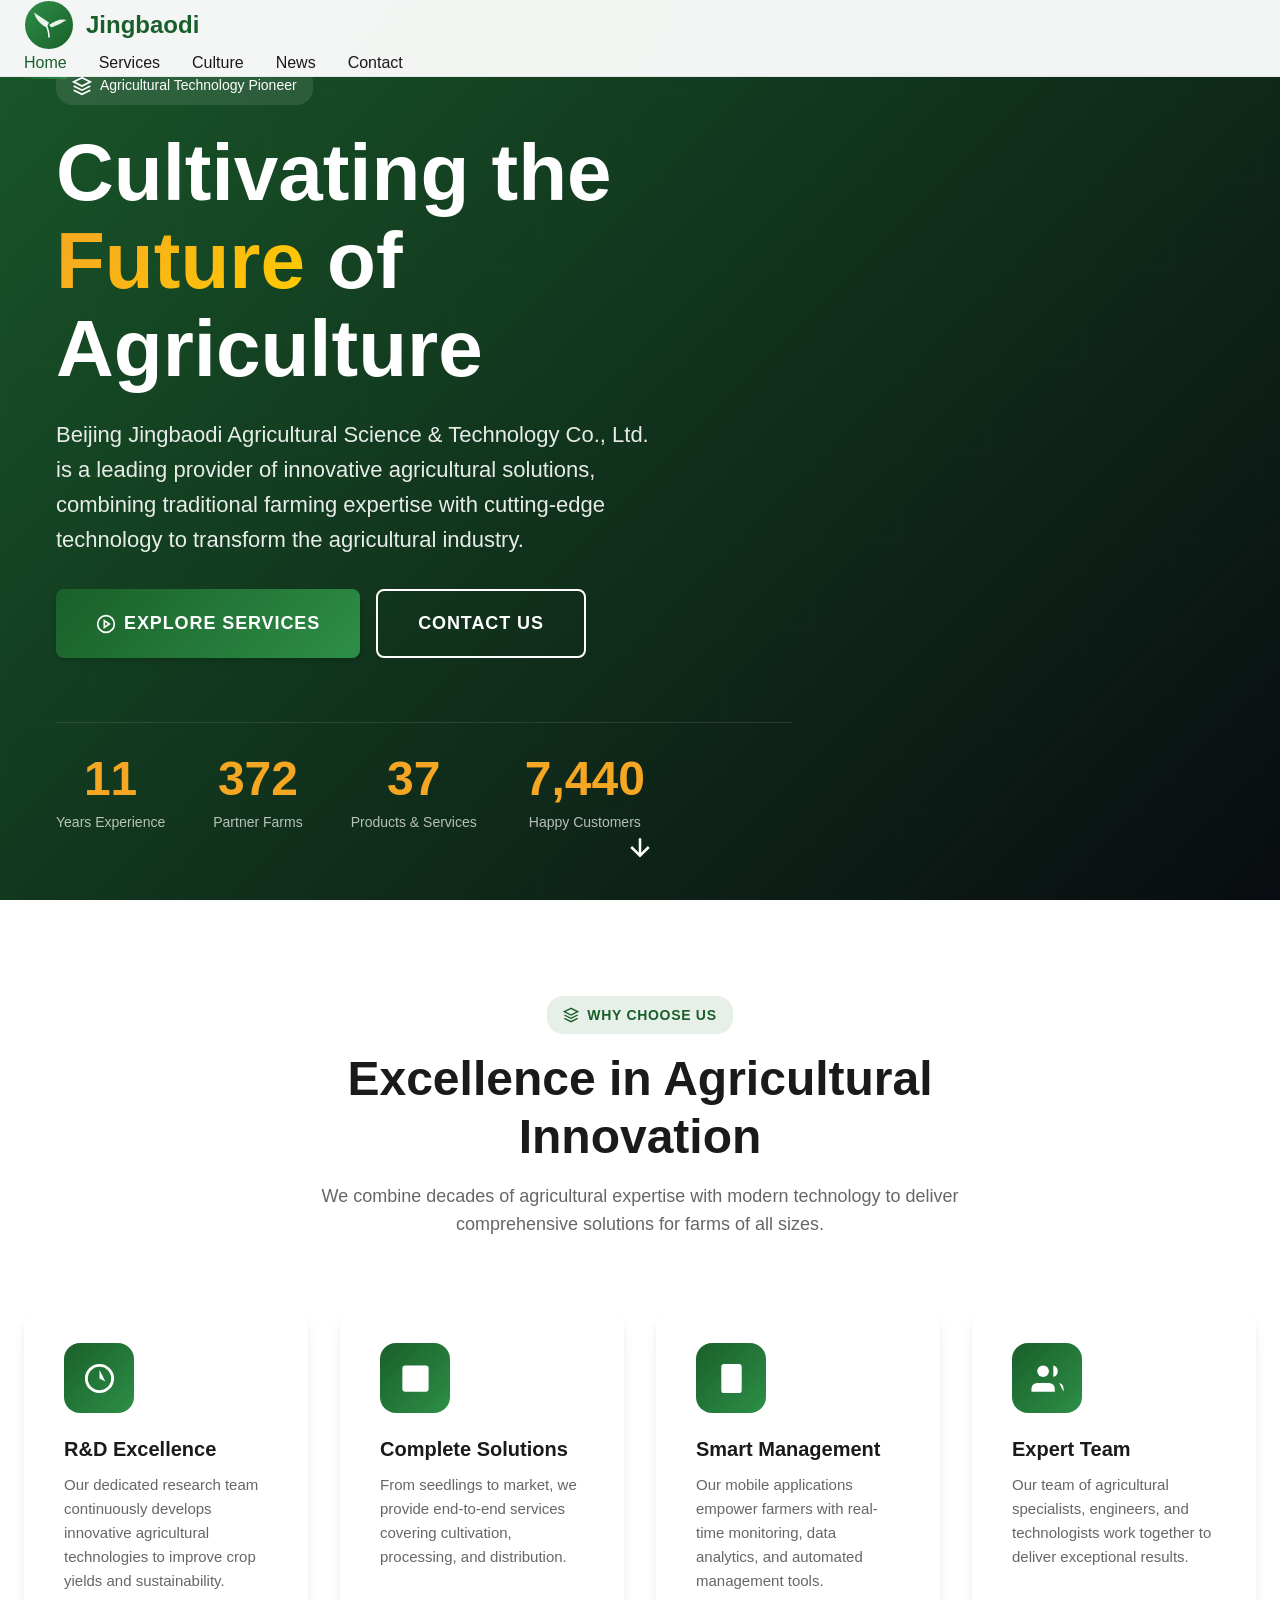
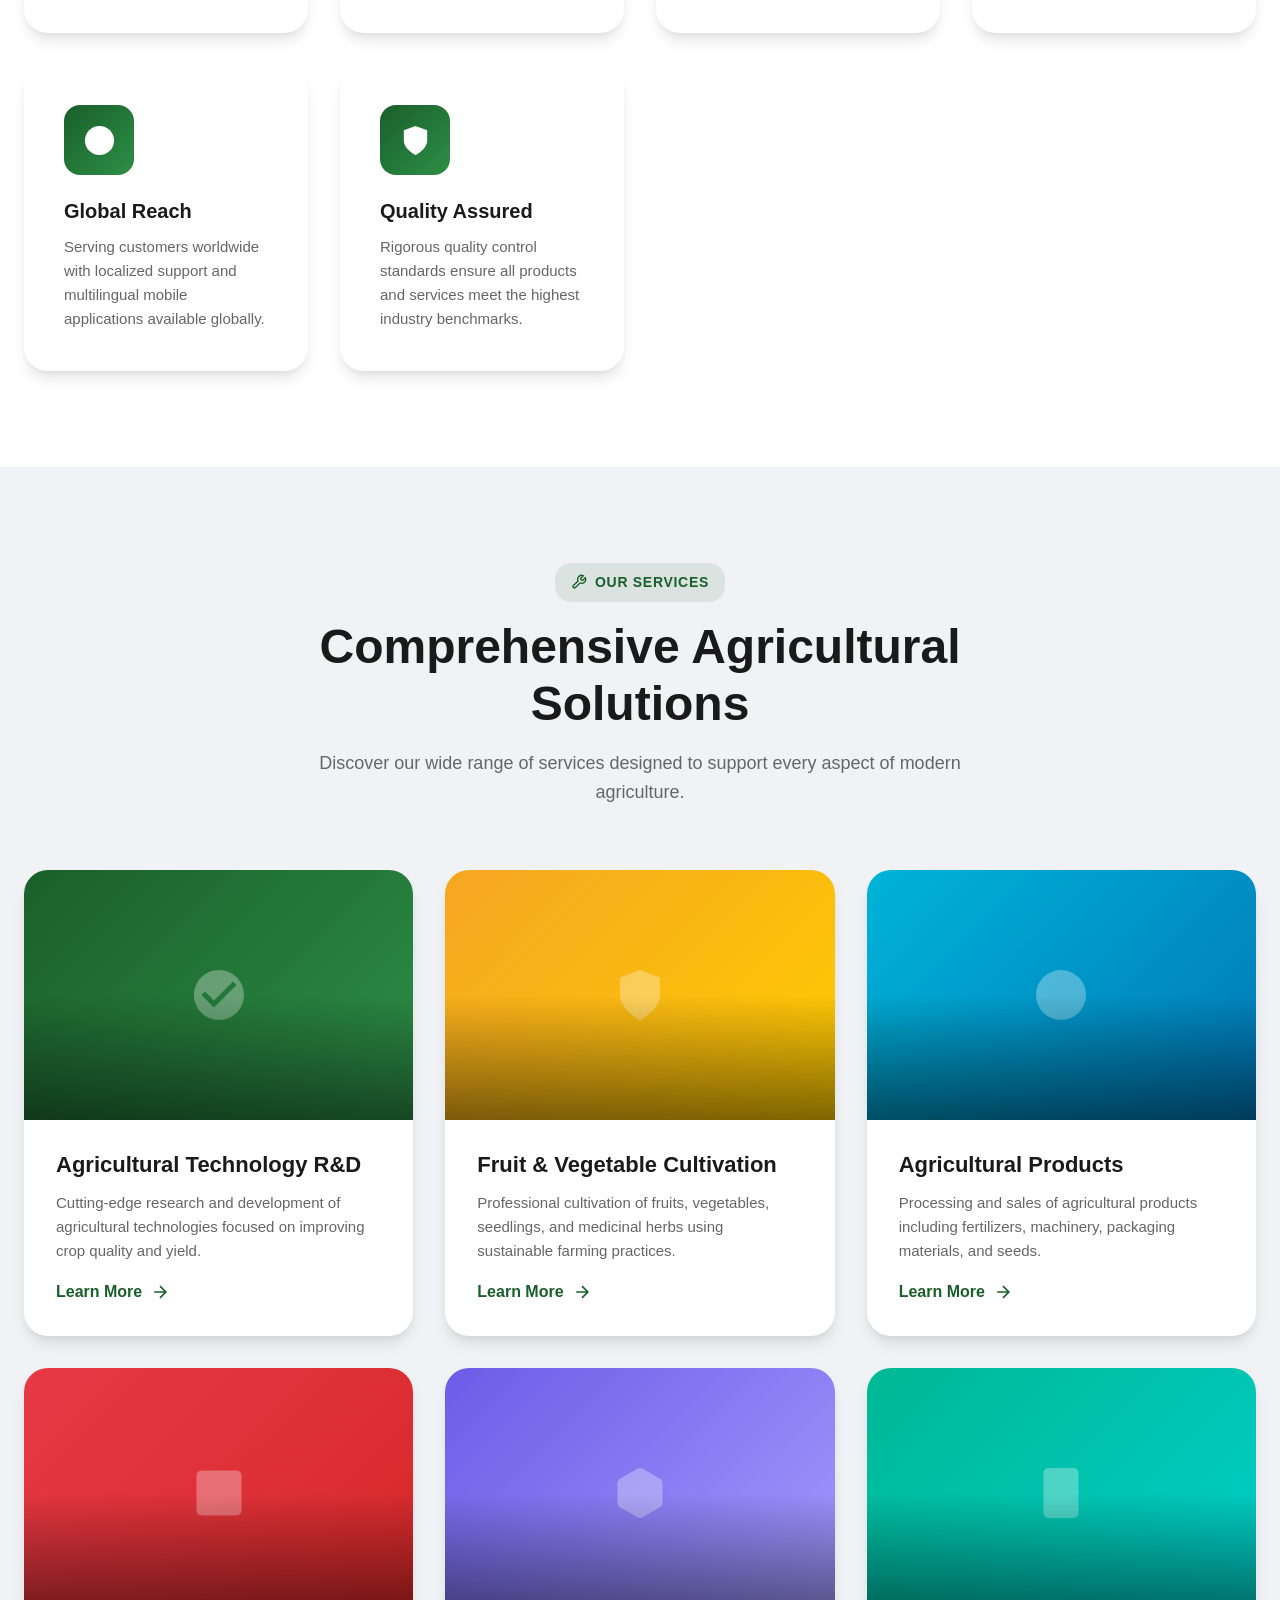
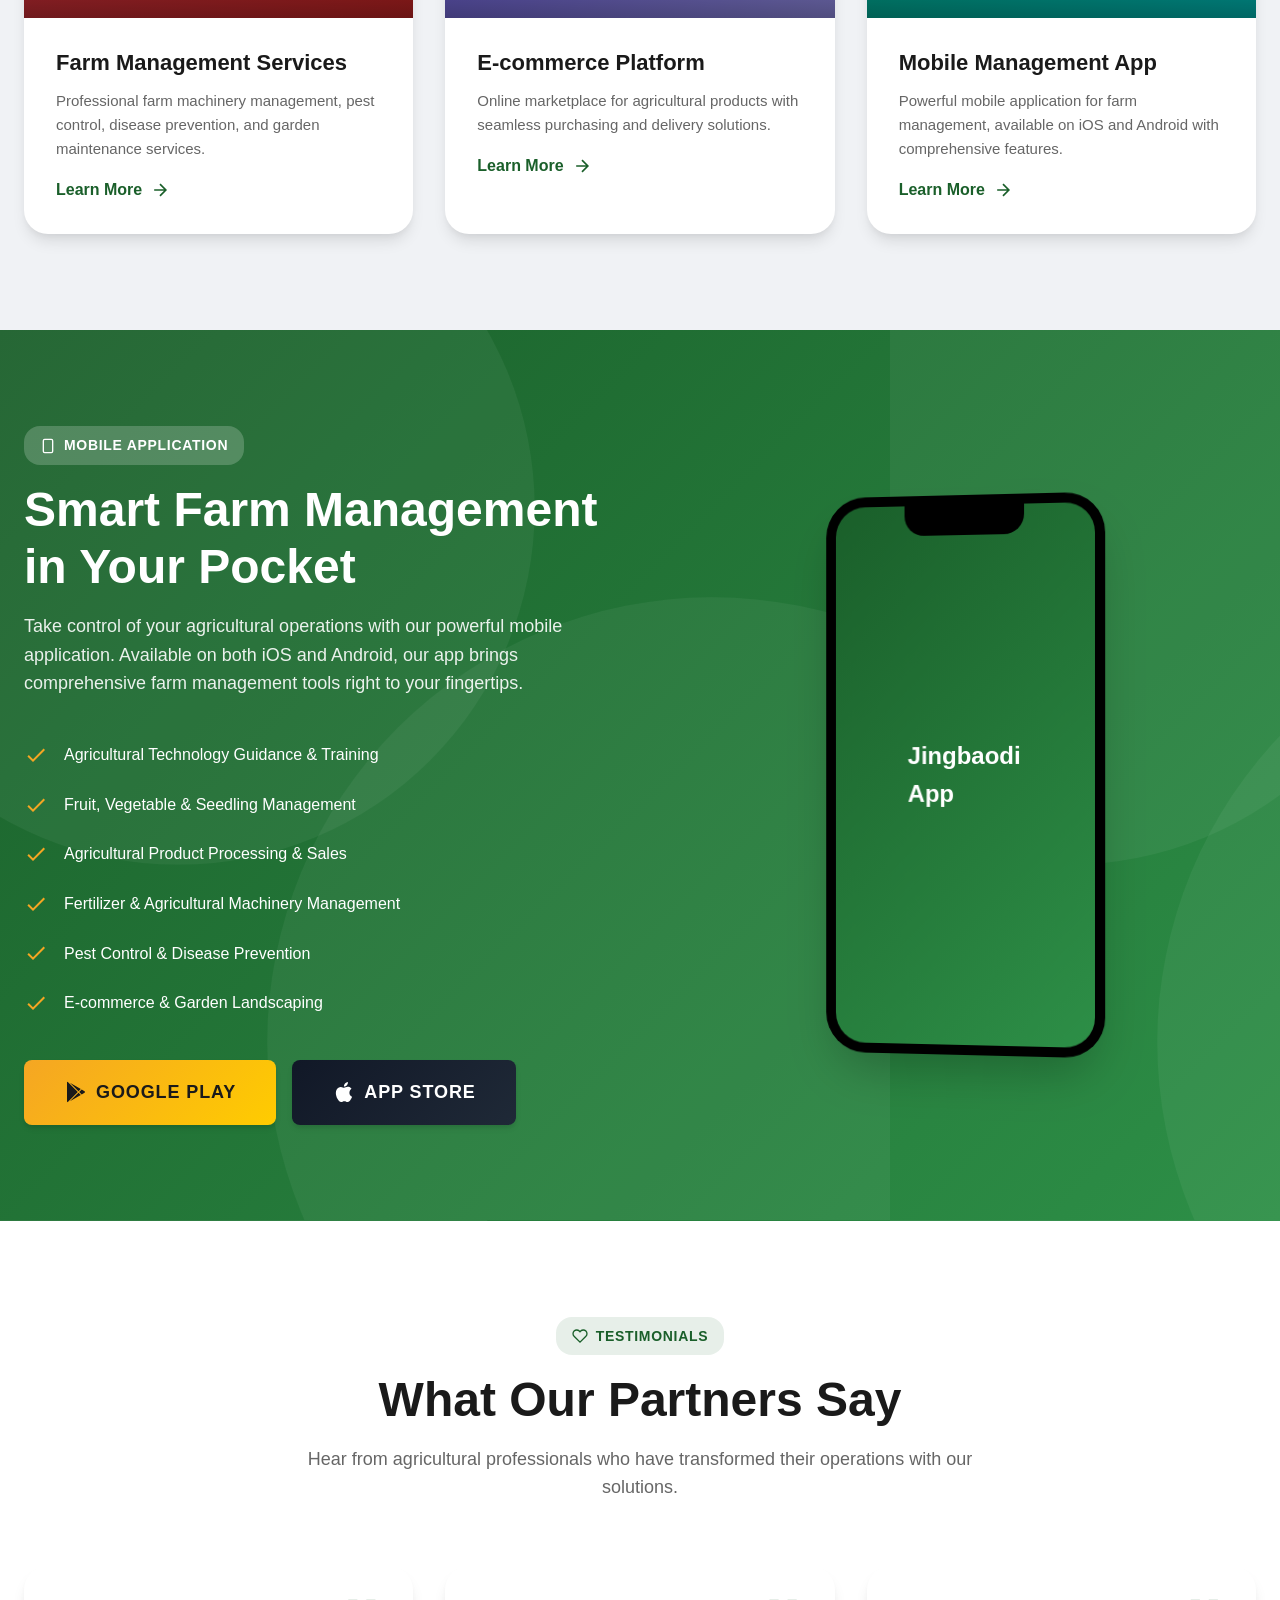
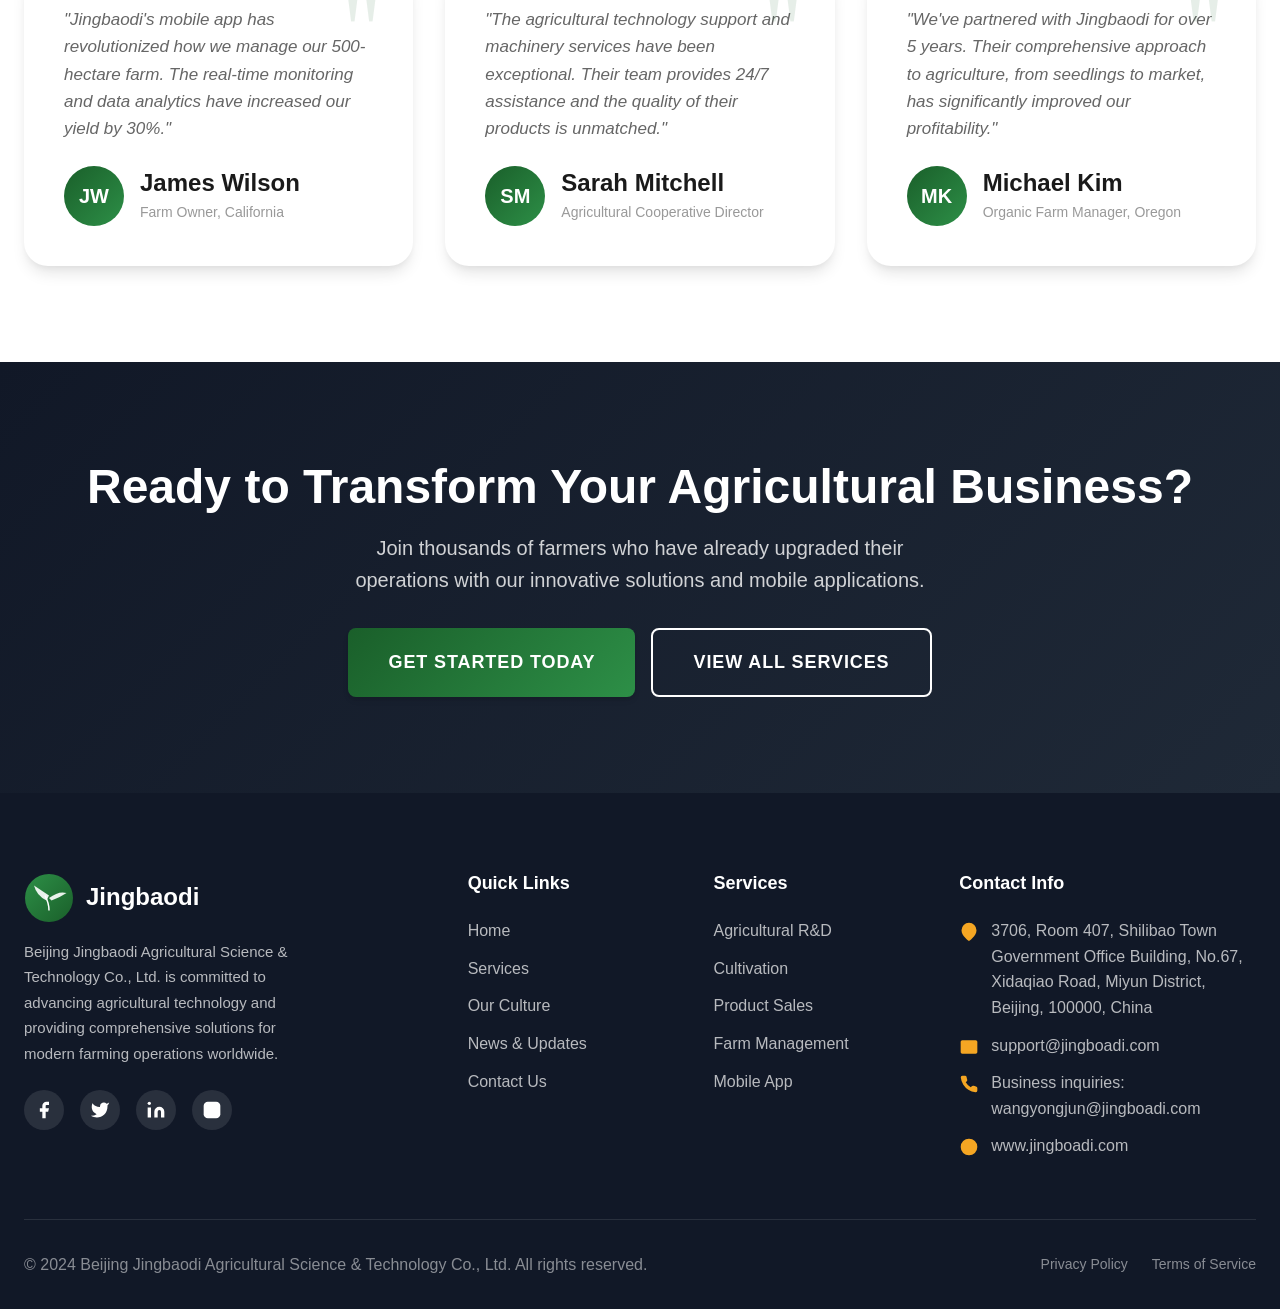
<file: index.html>
<!DOCTYPE html>
<html lang="en">
<head>
    <meta charset="UTF-8">
    <meta name="viewport" content="width=device-width, initial-scale=1.0">
    <meta name="description" content="Beijing Jingbaodi Agricultural Science & Technology Co., Ltd. - Leading provider of agricultural technology R&D, fruit and vegetable cultivation, agricultural machinery services, and mobile management applications.">
    <meta name="keywords" content="agricultural technology, fruit cultivation, vegetable planting, agricultural machinery, farm management app, China agriculture">
    <meta name="author" content="Beijing Jingbaodi Agricultural Science & Technology Co., Ltd.">
    <meta name="robots" content="index, follow">
    <meta name="googlebot" content="index, follow">
    <meta name="revisit-after" content="7 days">
    <meta name="language" content="English">
    <meta name="distribution" content="global">
    <meta name="geo.region" content="CN-BJ">
    <meta name="geo.placename" content="Beijing">
    
    <!-- Open Graph -->
    <meta property="og:title" content="Beijing Jingbaodi Agricultural Science & Technology Co., Ltd.">
    <meta property="og:description" content="Leading provider of agricultural technology, cultivation services, and mobile farm management applications.">
    <meta property="og:type" content="website">
    <meta property="og:url" content="https://jingboadi.com">
    <meta property="og:site_name" content="Jingbaodi Agriculture">
    <meta property="og:locale" content="en_US">
    
    <!-- Twitter Card -->
    <meta name="twitter:card" content="summary_large_image">
    <meta name="twitter:title" content="Beijing Jingbaodi Agricultural Science & Technology Co., Ltd.">
    <meta name="twitter:description" content="Leading provider of agricultural technology and mobile farm management applications.">
    
    <!-- Canonical URL -->
    <link rel="canonical" href="https://jingboadi.com">
    
    <!-- Favicon -->
    <link rel="icon" type="image/svg+xml" href="images/logo.svg">
    <link rel="apple-touch-icon" href="images/logo.svg">
    
    <title>Beijing Jingbaodi Agricultural Science & Technology Co., Ltd. | Agricultural Technology Leader</title>
    
    <!-- Stylesheets -->
    <link rel="stylesheet" href="css/main.css">
    <link rel="stylesheet" href="css/animations.css">
    
    <!-- Schema.org Structured Data -->
    <script type="application/ld+json">
    {
        "@context": "https://schema.org",
        "@type": "Organization",
        "name": "Beijing Jingbaodi Agricultural Science & Technology Co., Ltd.",
        "url": "https://jingboadi.com",
        "logo": "https://jingboadi.com/images/logo.svg",
        "description": "Leading provider of agricultural technology R&D, cultivation services, and mobile farm management applications.",
        "address": {
            "@type": "PostalAddress",
            "streetAddress": "3706, Room 407, Shilibao Town Government Office Building, No.67, Xidaqiao Road, Miyun District",
            "addressLocality": "Beijing",
            "postalCode": "100000",
            "addressCountry": "CN"
        },
        "contactPoint": {
            "@type": "ContactPoint",
            "email": "support@jingboadi.com",
            "contactType": "customer service"
        }
    }
    </script>
</head>
<body>
    <!-- Loading Screen -->
    <div class="loading">
        <div class="spinner"></div>
    </div>

    <!-- Header -->
    <header class="header" id="header">
        <div class="container">
            <nav class="nav" role="navigation" aria-label="Main navigation">
                <a href="index.html" class="nav-logo">
                    <img src="images/logo.svg" alt="Jingbaodi Logo" width="50" height="50">
                    <span>Jingbaodi</span>
                </a>
                
                <ul class="nav-menu">
                    <li><a href="index.html" class="nav-link active">Home</a></li>
                    <li><a href="services.html" class="nav-link">Services</a></li>
                    <li><a href="culture.html" class="nav-link">Culture</a></li>
                    <li><a href="news.html" class="nav-link">News</a></li>
                    <li><a href="contact.html" class="nav-link">Contact</a></li>
                </ul>
                
                <button class="menu-toggle" aria-label="Toggle menu" aria-expanded="false">
                    <span></span>
                    <span></span>
                    <span></span>
                </button>
            </nav>
        </div>
    </header>

    <!-- Mobile Menu -->
    <div class="mobile-menu">
        <ul class="mobile-menu-list">
            <li><a href="index.html" class="mobile-menu-link active">Home</a></li>
            <li><a href="services.html" class="mobile-menu-link">Services</a></li>
            <li><a href="culture.html" class="mobile-menu-link">Culture</a></li>
            <li><a href="news.html" class="mobile-menu-link">News</a></li>
            <li><a href="contact.html" class="mobile-menu-link">Contact</a></li>
        </ul>
    </div>

    <!-- Hero Section -->
    <section class="hero">
        <div class="hero-bg"></div>
        <div class="hero-overlay"></div>
        <div class="container">
            <div class="hero-content">
                <div class="hero-badge">
                    <svg width="20" height="20" viewBox="0 0 24 24" fill="none" stroke="currentColor" stroke-width="2">
                        <path d="M12 2L2 7l10 5 10-5-10-5zM2 17l10 5 10-5M2 12l10 5 10-5"></path>
                    </svg>
                    <span>Agricultural Technology Pioneer</span>
                </div>
                <h1 class="hero-title">
                    Cultivating the <span class="highlight">Future</span> of Agriculture
                </h1>
                <p class="hero-description">
                    Beijing Jingbaodi Agricultural Science & Technology Co., Ltd. is a leading provider of innovative agricultural solutions, combining traditional farming expertise with cutting-edge technology to transform the agricultural industry.
                </p>
                <div class="hero-buttons">
                    <a href="services.html" class="btn btn-primary btn-lg">
                        <svg width="20" height="20" viewBox="0 0 24 24" fill="none" stroke="currentColor" stroke-width="2">
                            <circle cx="12" cy="12" r="10"></circle>
                            <polygon points="10 8 16 12 10 16 10 8"></polygon>
                        </svg>
                        Explore Services
                    </a>
                    <a href="contact.html" class="btn btn-outline btn-lg">Contact Us</a>
                </div>
                <div class="hero-stats">
                    <div class="stat-item">
                        <div class="stat-number" data-target="15">0</div>
                        <div class="stat-label">Years Experience</div>
                    </div>
                    <div class="stat-item">
                        <div class="stat-number" data-target="500">0</div>
                        <div class="stat-label">Partner Farms</div>
                    </div>
                    <div class="stat-item">
                        <div class="stat-number" data-target="50">0</div>
                        <div class="stat-label">Products & Services</div>
                    </div>
                    <div class="stat-item">
                        <div class="stat-number" data-target="10000">0</div>
                        <div class="stat-label">Happy Customers</div>
                    </div>
                </div>
            </div>
        </div>
        <div class="scroll-indicator">
            <svg width="30" height="30" viewBox="0 0 24 24" fill="none" stroke="white" stroke-width="2">
                <path d="M12 5v14M19 12l-7 7-7-7"></path>
            </svg>
        </div>
    </section>

    <!-- Features Section -->
    <section class="section">
        <div class="container">
            <div class="section-header scroll-animate">
                <div class="section-badge">
                    <svg width="16" height="16" viewBox="0 0 24 24" fill="none" stroke="currentColor" stroke-width="2">
                        <path d="M12 2L2 7l10 5 10-5-10-5z"></path>
                        <path d="M2 17l10 5 10-5"></path>
                        <path d="M2 12l10 5 10-5"></path>
                    </svg>
                    Why Choose Us
                </div>
                <h2 class="section-title">Excellence in Agricultural Innovation</h2>
                <p class="section-description">We combine decades of agricultural expertise with modern technology to deliver comprehensive solutions for farms of all sizes.</p>
            </div>
            
            <div class="features-grid">
                <div class="feature-card scroll-animate">
                    <div class="feature-icon">
                        <svg viewBox="0 0 24 24">
                            <path d="M12 2a10 10 0 1 0 10 10A10 10 0 0 0 12 2zm0 18a8 8 0 1 1 8-8 8 8 0 0 1-8 8z"/>
                            <path d="M12 6v6l4 2"/>
                        </svg>
                    </div>
                    <h3 class="feature-title">R&D Excellence</h3>
                    <p class="feature-description">Our dedicated research team continuously develops innovative agricultural technologies to improve crop yields and sustainability.</p>
                </div>
                
                <div class="feature-card scroll-animate">
                    <div class="feature-icon">
                        <svg viewBox="0 0 24 24">
                            <rect x="3" y="3" width="18" height="18" rx="2"/>
                            <path d="M3 9h18M9 21V9"/>
                        </svg>
                    </div>
                    <h3 class="feature-title">Complete Solutions</h3>
                    <p class="feature-description">From seedlings to market, we provide end-to-end services covering cultivation, processing, and distribution.</p>
                </div>
                
                <div class="feature-card scroll-animate">
                    <div class="feature-icon">
                        <svg viewBox="0 0 24 24">
                            <rect x="5" y="2" width="14" height="20" rx="2"/>
                            <line x1="12" y1="18" x2="12" y2="18"/>
                        </svg>
                    </div>
                    <h3 class="feature-title">Smart Management</h3>
                    <p class="feature-description">Our mobile applications empower farmers with real-time monitoring, data analytics, and automated management tools.</p>
                </div>
                
                <div class="feature-card scroll-animate">
                    <div class="feature-icon">
                        <svg viewBox="0 0 24 24">
                            <path d="M17 21v-2a4 4 0 0 0-4-4H5a4 4 0 0 0-4 4v2"/>
                            <circle cx="9" cy="7" r="4"/>
                            <path d="M23 21v-2a4 4 0 0 0-3-3.87"/>
                            <path d="M16 3.13a4 4 0 0 1 0 7.75"/>
                        </svg>
                    </div>
                    <h3 class="feature-title">Expert Team</h3>
                    <p class="feature-description">Our team of agricultural specialists, engineers, and technologists work together to deliver exceptional results.</p>
                </div>
                
                <div class="feature-card scroll-animate">
                    <div class="feature-icon">
                        <svg viewBox="0 0 24 24">
                            <circle cx="12" cy="12" r="10"/>
                            <path d="M2 12h20M12 2a15.3 15.3 0 0 1 4 10 15.3 15.3 0 0 1-4 10 15.3 15.3 0 0 1-4-10 15.3 15.3 0 0 1 4-10z"/>
                        </svg>
                    </div>
                    <h3 class="feature-title">Global Reach</h3>
                    <p class="feature-description">Serving customers worldwide with localized support and multilingual mobile applications available globally.</p>
                </div>
                
                <div class="feature-card scroll-animate">
                    <div class="feature-icon">
                        <svg viewBox="0 0 24 24">
                            <path d="M12 22s8-4 8-10V5l-8-3-8 3v7c0 6 8 10 8 10z"/>
                        </svg>
                    </div>
                    <h3 class="feature-title">Quality Assured</h3>
                    <p class="feature-description">Rigorous quality control standards ensure all products and services meet the highest industry benchmarks.</p>
                </div>
            </div>
        </div>
    </section>

    <!-- Services Preview Section -->
    <section class="section section-gray">
        <div class="container">
            <div class="section-header scroll-animate">
                <div class="section-badge">
                    <svg width="16" height="16" viewBox="0 0 24 24" fill="none" stroke="currentColor" stroke-width="2">
                        <path d="M14.7 6.3a1 1 0 0 0 0 1.4l1.6 1.6a1 1 0 0 0 1.4 0l3.77-3.77a6 6 0 0 1-7.94 7.94l-6.91 6.91a2.12 2.12 0 0 1-3-3l6.91-6.91a6 6 0 0 1 7.94-7.94l-3.76 3.76z"/>
                    </svg>
                    Our Services
                </div>
                <h2 class="section-title">Comprehensive Agricultural Solutions</h2>
                <p class="section-description">Discover our wide range of services designed to support every aspect of modern agriculture.</p>
            </div>
            
            <div class="services-showcase">
                <div class="service-card scroll-animate">
                    <div class="service-image" style="background: linear-gradient(135deg, #1a5f2a 0%, #2d8f47 100%);">
                        <svg width="60" height="60" viewBox="0 0 24 24" fill="white" style="position: absolute; top: 50%; left: 50%; transform: translate(-50%, -50%); opacity: 0.3;">
                            <path d="M12 2C6.48 2 2 6.48 2 12s4.48 10 10 10 10-4.48 10-10S17.52 2 12 2zm-2 15l-5-5 1.41-1.41L10 14.17l7.59-7.59L19 8l-9 9z"/>
                        </svg>
                    </div>
                    <div class="service-content">
                        <h3 class="service-title">Agricultural Technology R&D</h3>
                        <p class="service-description">Cutting-edge research and development of agricultural technologies focused on improving crop quality and yield.</p>
                        <a href="services.html" class="service-link">
                            Learn More
                            <svg viewBox="0 0 24 24" fill="none" stroke="currentColor" stroke-width="2">
                                <path d="M5 12h14M12 5l7 7-7 7"/>
                            </svg>
                        </a>
                    </div>
                </div>
                
                <div class="service-card scroll-animate">
                    <div class="service-image" style="background: linear-gradient(135deg, #f5a623 0%, #ffcc00 100%);">
                        <svg width="60" height="60" viewBox="0 0 24 24" fill="white" style="position: absolute; top: 50%; left: 50%; transform: translate(-50%, -50%); opacity: 0.3;">
                            <path d="M12 22s8-4 8-10V5l-8-3-8 3v7c0 6 8 10 8 10z"/>
                        </svg>
                    </div>
                    <div class="service-content">
                        <h3 class="service-title">Fruit & Vegetable Cultivation</h3>
                        <p class="service-description">Professional cultivation of fruits, vegetables, seedlings, and medicinal herbs using sustainable farming practices.</p>
                        <a href="services.html" class="service-link">
                            Learn More
                            <svg viewBox="0 0 24 24" fill="none" stroke="currentColor" stroke-width="2">
                                <path d="M5 12h14M12 5l7 7-7 7"/>
                            </svg>
                        </a>
                    </div>
                </div>
                
                <div class="service-card scroll-animate">
                    <div class="service-image" style="background: linear-gradient(135deg, #00b4d8 0%, #0077b6 100%);">
                        <svg width="60" height="60" viewBox="0 0 24 24" fill="white" style="position: absolute; top: 50%; left: 50%; transform: translate(-50%, -50%); opacity: 0.3;">
                            <circle cx="12" cy="12" r="10"/>
                        </svg>
                    </div>
                    <div class="service-content">
                        <h3 class="service-title">Agricultural Products</h3>
                        <p class="service-description">Processing and sales of agricultural products including fertilizers, machinery, packaging materials, and seeds.</p>
                        <a href="services.html" class="service-link">
                            Learn More
                            <svg viewBox="0 0 24 24" fill="none" stroke="currentColor" stroke-width="2">
                                <path d="M5 12h14M12 5l7 7-7 7"/>
                            </svg>
                        </a>
                    </div>
                </div>
                
                <div class="service-card scroll-animate">
                    <div class="service-image" style="background: linear-gradient(135deg, #e63946 0%, #d62828 100%);">
                        <svg width="60" height="60" viewBox="0 0 24 24" fill="white" style="position: absolute; top: 50%; left: 50%; transform: translate(-50%, -50%); opacity: 0.3;">
                            <rect x="3" y="3" width="18" height="18" rx="2"/>
                        </svg>
                    </div>
                    <div class="service-content">
                        <h3 class="service-title">Farm Management Services</h3>
                        <p class="service-description">Professional farm machinery management, pest control, disease prevention, and garden maintenance services.</p>
                        <a href="services.html" class="service-link">
                            Learn More
                            <svg viewBox="0 0 24 24" fill="none" stroke="currentColor" stroke-width="2">
                                <path d="M5 12h14M12 5l7 7-7 7"/>
                            </svg>
                        </a>
                    </div>
                </div>
                
                <div class="service-card scroll-animate">
                    <div class="service-image" style="background: linear-gradient(135deg, #6c5ce7 0%, #a29bfe 100%);">
                        <svg width="60" height="60" viewBox="0 0 24 24" fill="white" style="position: absolute; top: 50%; left: 50%; transform: translate(-50%, -50%); opacity: 0.3;">
                            <path d="M21 16V8a2 2 0 0 0-1-1.73l-7-4a2 2 0 0 0-2 0l-7 4A2 2 0 0 0 3 8v8a2 2 0 0 0 1 1.73l7 4a2 2 0 0 0 2 0l7-4A2 2 0 0 0 21 16z"/>
                        </svg>
                    </div>
                    <div class="service-content">
                        <h3 class="service-title">E-commerce Platform</h3>
                        <p class="service-description">Online marketplace for agricultural products with seamless purchasing and delivery solutions.</p>
                        <a href="services.html" class="service-link">
                            Learn More
                            <svg viewBox="0 0 24 24" fill="none" stroke="currentColor" stroke-width="2">
                                <path d="M5 12h14M12 5l7 7-7 7"/>
                            </svg>
                        </a>
                    </div>
                </div>
                
                <div class="service-card scroll-animate">
                    <div class="service-image" style="background: linear-gradient(135deg, #00b894 0%, #00cec9 100%);">
                        <svg width="60" height="60" viewBox="0 0 24 24" fill="white" style="position: absolute; top: 50%; left: 50%; transform: translate(-50%, -50%); opacity: 0.3;">
                            <rect x="5" y="2" width="14" height="20" rx="2"/>
                        </svg>
                    </div>
                    <div class="service-content">
                        <h3 class="service-title">Mobile Management App</h3>
                        <p class="service-description">Powerful mobile application for farm management, available on iOS and Android with comprehensive features.</p>
                        <a href="services.html" class="service-link">
                            Learn More
                            <svg viewBox="0 0 24 24" fill="none" stroke="currentColor" stroke-width="2">
                                <path d="M5 12h14M12 5l7 7-7 7"/>
                            </svg>
                        </a>
                    </div>
                </div>
            </div>
        </div>
    </section>

    <!-- Mobile App Section -->
    <section class="section app-section">
        <div class="container">
            <div class="app-content">
                <div class="app-info scroll-animate">
                    <div class="section-badge" style="background: rgba(255,255,255,0.2); color: white;">
                        <svg width="16" height="16" viewBox="0 0 24 24" fill="none" stroke="currentColor" stroke-width="2">
                            <rect x="5" y="2" width="14" height="20" rx="2"/>
                            <line x1="12" y1="18" x2="12" y2="18"/>
                        </svg>
                        Mobile Application
                    </div>
                    <h2 class="section-title">Smart Farm Management in Your Pocket</h2>
                    <p>Take control of your agricultural operations with our powerful mobile application. Available on both iOS and Android, our app brings comprehensive farm management tools right to your fingertips.</p>
                    
                    <ul class="app-features">
                        <li>
                            <svg viewBox="0 0 24 24"><path d="M9 16.17L4.83 12l-1.42 1.41L9 19 21 7l-1.41-1.41z"/></svg>
                            Agricultural Technology Guidance & Training
                        </li>
                        <li>
                            <svg viewBox="0 0 24 24"><path d="M9 16.17L4.83 12l-1.42 1.41L9 19 21 7l-1.41-1.41z"/></svg>
                            Fruit, Vegetable & Seedling Management
                        </li>
                        <li>
                            <svg viewBox="0 0 24 24"><path d="M9 16.17L4.83 12l-1.42 1.41L9 19 21 7l-1.41-1.41z"/></svg>
                            Agricultural Product Processing & Sales
                        </li>
                        <li>
                            <svg viewBox="0 0 24 24"><path d="M9 16.17L4.83 12l-1.42 1.41L9 19 21 7l-1.41-1.41z"/></svg>
                            Fertilizer & Agricultural Machinery Management
                        </li>
                        <li>
                            <svg viewBox="0 0 24 24"><path d="M9 16.17L4.83 12l-1.42 1.41L9 19 21 7l-1.41-1.41z"/></svg>
                            Pest Control & Disease Prevention
                        </li>
                        <li>
                            <svg viewBox="0 0 24 24"><path d="M9 16.17L4.83 12l-1.42 1.41L9 19 21 7l-1.41-1.41z"/></svg>
                            E-commerce & Garden Landscaping
                        </li>
                    </ul>
                    
                    <div class="app-buttons">
                        <a href="#" class="btn btn-secondary btn-lg" aria-label="Download on Google Play">
                            <svg width="24" height="24" viewBox="0 0 24 24" fill="currentColor">
                                <path d="M3.609 1.814L13.792 12 3.61 22.186a.996.996 0 0 1-.61-.92V2.734a1 1 0 0 1 .609-.92zm10.89 10.893l2.302 2.302-10.937 6.333 8.635-8.635zm3.199-3.198l2.807 1.626a1 1 0 0 1 0 1.73l-2.808 1.626L15.206 12l2.492-2.491zM5.864 2.658L16.802 8.99l-2.302 2.302-8.636-8.634z"/>
                            </svg>
                            Google Play
                        </a>
                        <a href="#" class="btn btn-dark btn-lg" aria-label="Download on App Store">
                            <svg width="24" height="24" viewBox="0 0 24 24" fill="currentColor">
                                <path d="M18.71 19.5c-.83 1.24-1.71 2.45-3.05 2.47-1.34.03-1.77-.79-3.29-.79-1.53 0-2 .77-3.27.82-1.31.05-2.3-1.32-3.14-2.53C4.25 17 2.94 12.45 4.7 9.39c.87-1.52 2.43-2.48 4.12-2.51 1.28-.02 2.5.87 3.29.87.78 0 2.26-1.07 3.81-.91.65.03 2.47.26 3.64 1.98-.09.06-2.17 1.28-2.15 3.81.03 3.02 2.65 4.03 2.68 4.04-.03.07-.42 1.44-1.38 2.83M13 3.5c.73-.83 1.94-1.46 2.94-1.5.13 1.17-.34 2.35-1.04 3.19-.69.85-1.83 1.51-2.95 1.42-.15-1.15.41-2.35 1.05-3.11z"/>
                            </svg>
                            App Store
                        </a>
                    </div>
                </div>
                
                <div class="app-visual scroll-animate">
                    <div class="phone-mockup">
                        <div class="phone-notch"></div>
                        <div class="phone-screen">
                            <span>Jingbaodi<br>App</span>
                        </div>
                    </div>
                </div>
            </div>
        </div>
    </section>

    <!-- Testimonials Section -->
    <section class="section">
        <div class="container">
            <div class="section-header scroll-animate">
                <div class="section-badge">
                    <svg width="16" height="16" viewBox="0 0 24 24" fill="none" stroke="currentColor" stroke-width="2">
                        <path d="M20.84 4.61a5.5 5.5 0 0 0-7.78 0L12 5.67l-1.06-1.06a5.5 5.5 0 0 0-7.78 7.78l1.06 1.06L12 21.23l7.78-7.78 1.06-1.06a5.5 5.5 0 0 0 0-7.78z"/>
                    </svg>
                    Testimonials
                </div>
                <h2 class="section-title">What Our Partners Say</h2>
                <p class="section-description">Hear from agricultural professionals who have transformed their operations with our solutions.</p>
            </div>
            
            <div class="testimonials-grid">
                <div class="testimonial-card scroll-animate">
                    <p class="testimonial-content">"Jingbaodi's mobile app has revolutionized how we manage our 500-hectare farm. The real-time monitoring and data analytics have increased our yield by 30%."</p>
                    <div class="testimonial-author">
                        <div class="testimonial-avatar">JW</div>
                        <div class="testimonial-info">
                            <h4>James Wilson</h4>
                            <p>Farm Owner, California</p>
                        </div>
                    </div>
                </div>
                
                <div class="testimonial-card scroll-animate">
                    <p class="testimonial-content">"The agricultural technology support and machinery services have been exceptional. Their team provides 24/7 assistance and the quality of their products is unmatched."</p>
                    <div class="testimonial-author">
                        <div class="testimonial-avatar">SM</div>
                        <div class="testimonial-info">
                            <h4>Sarah Mitchell</h4>
                            <p>Agricultural Cooperative Director</p>
                        </div>
                    </div>
                </div>
                
                <div class="testimonial-card scroll-animate">
                    <p class="testimonial-content">"We've partnered with Jingbaodi for over 5 years. Their comprehensive approach to agriculture, from seedlings to market, has significantly improved our profitability."</p>
                    <div class="testimonial-author">
                        <div class="testimonial-avatar">MK</div>
                        <div class="testimonial-info">
                            <h4>Michael Kim</h4>
                            <p>Organic Farm Manager, Oregon</p>
                        </div>
                    </div>
                </div>
            </div>
        </div>
    </section>

    <!-- CTA Section -->
    <section class="section cta-section">
        <div class="container">
            <div class="cta-content scroll-animate">
                <h2 class="cta-title">Ready to Transform Your Agricultural Business?</h2>
                <p class="cta-description">Join thousands of farmers who have already upgraded their operations with our innovative solutions and mobile applications.</p>
                <div style="display: flex; gap: 1rem; justify-content: center; flex-wrap: wrap;">
                    <a href="contact.html" class="btn btn-primary btn-lg">Get Started Today</a>
                    <a href="services.html" class="btn btn-outline btn-lg">View All Services</a>
                </div>
            </div>
        </div>
    </section>

    <!-- Footer -->
    <footer class="footer">
        <div class="container">
            <div class="footer-grid">
                <div class="footer-brand">
                    <div class="footer-logo">
                        <img src="images/logo.svg" alt="Jingbaodi Logo" width="50" height="50">
                        <span>Jingbaodi</span>
                    </div>
                    <p class="footer-description">Beijing Jingbaodi Agricultural Science & Technology Co., Ltd. is committed to advancing agricultural technology and providing comprehensive solutions for modern farming operations worldwide.</p>
                    <div class="footer-social">
                        <a href="#" aria-label="Facebook">
                            <svg viewBox="0 0 24 24"><path d="M18 2h-3a5 5 0 0 0-5 5v3H7v4h3v8h4v-8h3l1-4h-4V7a1 1 0 0 1 1-1h3z"/></svg>
                        </a>
                        <a href="#" aria-label="Twitter">
                            <svg viewBox="0 0 24 24"><path d="M23 3a10.9 10.9 0 0 1-3.14 1.53 4.48 4.48 0 0 0-7.86 3v1A10.66 10.66 0 0 1 3 4s-4 9 5 13a11.64 11.64 0 0 1-7 2c9 5 20 0 20-11.5a4.5 4.5 0 0 0-.08-.83A7.72 7.72 0 0 0 23 3z"/></svg>
                        </a>
                        <a href="#" aria-label="LinkedIn">
                            <svg viewBox="0 0 24 24"><path d="M16 8a6 6 0 0 1 6 6v7h-4v-7a2 2 0 0 0-2-2 2 2 0 0 0-2 2v7h-4v-7a6 6 0 0 1 6-6z"/><rect x="2" y="9" width="4" height="12"/><circle cx="4" cy="4" r="2"/></svg>
                        </a>
                        <a href="#" aria-label="Instagram">
                            <svg viewBox="0 0 24 24"><rect x="2" y="2" width="20" height="20" rx="5"/><path d="M16 11.37A4 4 0 1 1 12.63 8 4 4 0 0 1 16 11.37z"/><line x1="17.5" y1="6.5" x2="17.51" y2="6.5"/></svg>
                        </a>
                    </div>
                </div>
                
                <div>
                    <h3 class="footer-title">Quick Links</h3>
                    <ul class="footer-links">
                        <li><a href="index.html">Home</a></li>
                        <li><a href="services.html">Services</a></li>
                        <li><a href="culture.html">Our Culture</a></li>
                        <li><a href="news.html">News & Updates</a></li>
                        <li><a href="contact.html">Contact Us</a></li>
                    </ul>
                </div>
                
                <div>
                    <h3 class="footer-title">Services</h3>
                    <ul class="footer-links">
                        <li><a href="services.html">Agricultural R&D</a></li>
                        <li><a href="services.html">Cultivation</a></li>
                        <li><a href="services.html">Product Sales</a></li>
                        <li><a href="services.html">Farm Management</a></li>
                        <li><a href="services.html">Mobile App</a></li>
                    </ul>
                </div>
                
                <div class="footer-contact">
                    <h3 class="footer-title">Contact Info</h3>
                    <p>
                        <svg viewBox="0 0 24 24"><path d="M21 10c0 7-9 13-9 13s-9-6-9-13a9 9 0 0 1 18 0z"/><circle cx="12" cy="10" r="3"/></svg>
                        <span>3706, Room 407, Shilibao Town Government Office Building, No.67, Xidaqiao Road, Miyun District, Beijing, 100000, China</span>
                    </p>
                    <p>
                        <svg viewBox="0 0 24 24"><path d="M4 4h16c1.1 0 2 .9 2 2v12c0 1.1-.9 2-2 2H4c-1.1 0-2-.9-2-2V6c0-1.1.9-2 2-2z"/><polyline points="22,6 12,13 2,6"/></svg>
                        <span>support@jingboadi.com</span>
                    </p>
                    <p>
                        <svg viewBox="0 0 24 24"><path d="M22 16.92v3a2 2 0 0 1-2.18 2 19.79 19.79 0 0 1-8.63-3.07 19.5 19.5 0 0 1-6-6 19.79 19.79 0 0 1-3.07-8.67A2 2 0 0 1 4.11 2h3a2 2 0 0 1 2 1.72 12.84 12.84 0 0 0 .7 2.81 2 2 0 0 1-.45 2.11L8.09 9.91a16 16 0 0 0 6 6l1.27-1.27a2 2 0 0 1 2.11-.45 12.84 12.84 0 0 0 2.81.7A2 2 0 0 1 22 16.92z"/></svg>
                        <span>Business inquiries: wangyongjun@jingboadi.com</span>
                    </p>
                    <p>
                        <svg viewBox="0 0 24 24"><circle cx="12" cy="12" r="10"/><line x1="2" y1="12" x2="22" y2="12"/><path d="M12 2a15.3 15.3 0 0 1 4 10 15.3 15.3 0 0 1-4 10 15.3 15.3 0 0 1-4-10 15.3 15.3 0 0 1 4-10z"/></svg>
                        <span>www.jingboadi.com</span>
                    </p>
                </div>
            </div>
            
            <div class="footer-bottom">
                <p>&copy; 2024 Beijing Jingbaodi Agricultural Science & Technology Co., Ltd. All rights reserved.</p>
                <div class="footer-legal">
                    <a href="privacy-policy.html">Privacy Policy</a>
                    <a href="terms-of-service.html">Terms of Service</a>
                </div>
            </div>
        </div>
    </footer>

    <!-- Back to Top Button -->
    <button class="back-to-top" aria-label="Back to top">
        <svg viewBox="0 0 24 24">
            <path d="M18 15l-6-6-6 6"/>
        </svg>
    </button>

    <!-- JavaScript -->
    <script src="js/main.js"></script>
</body>
</html>
</file>
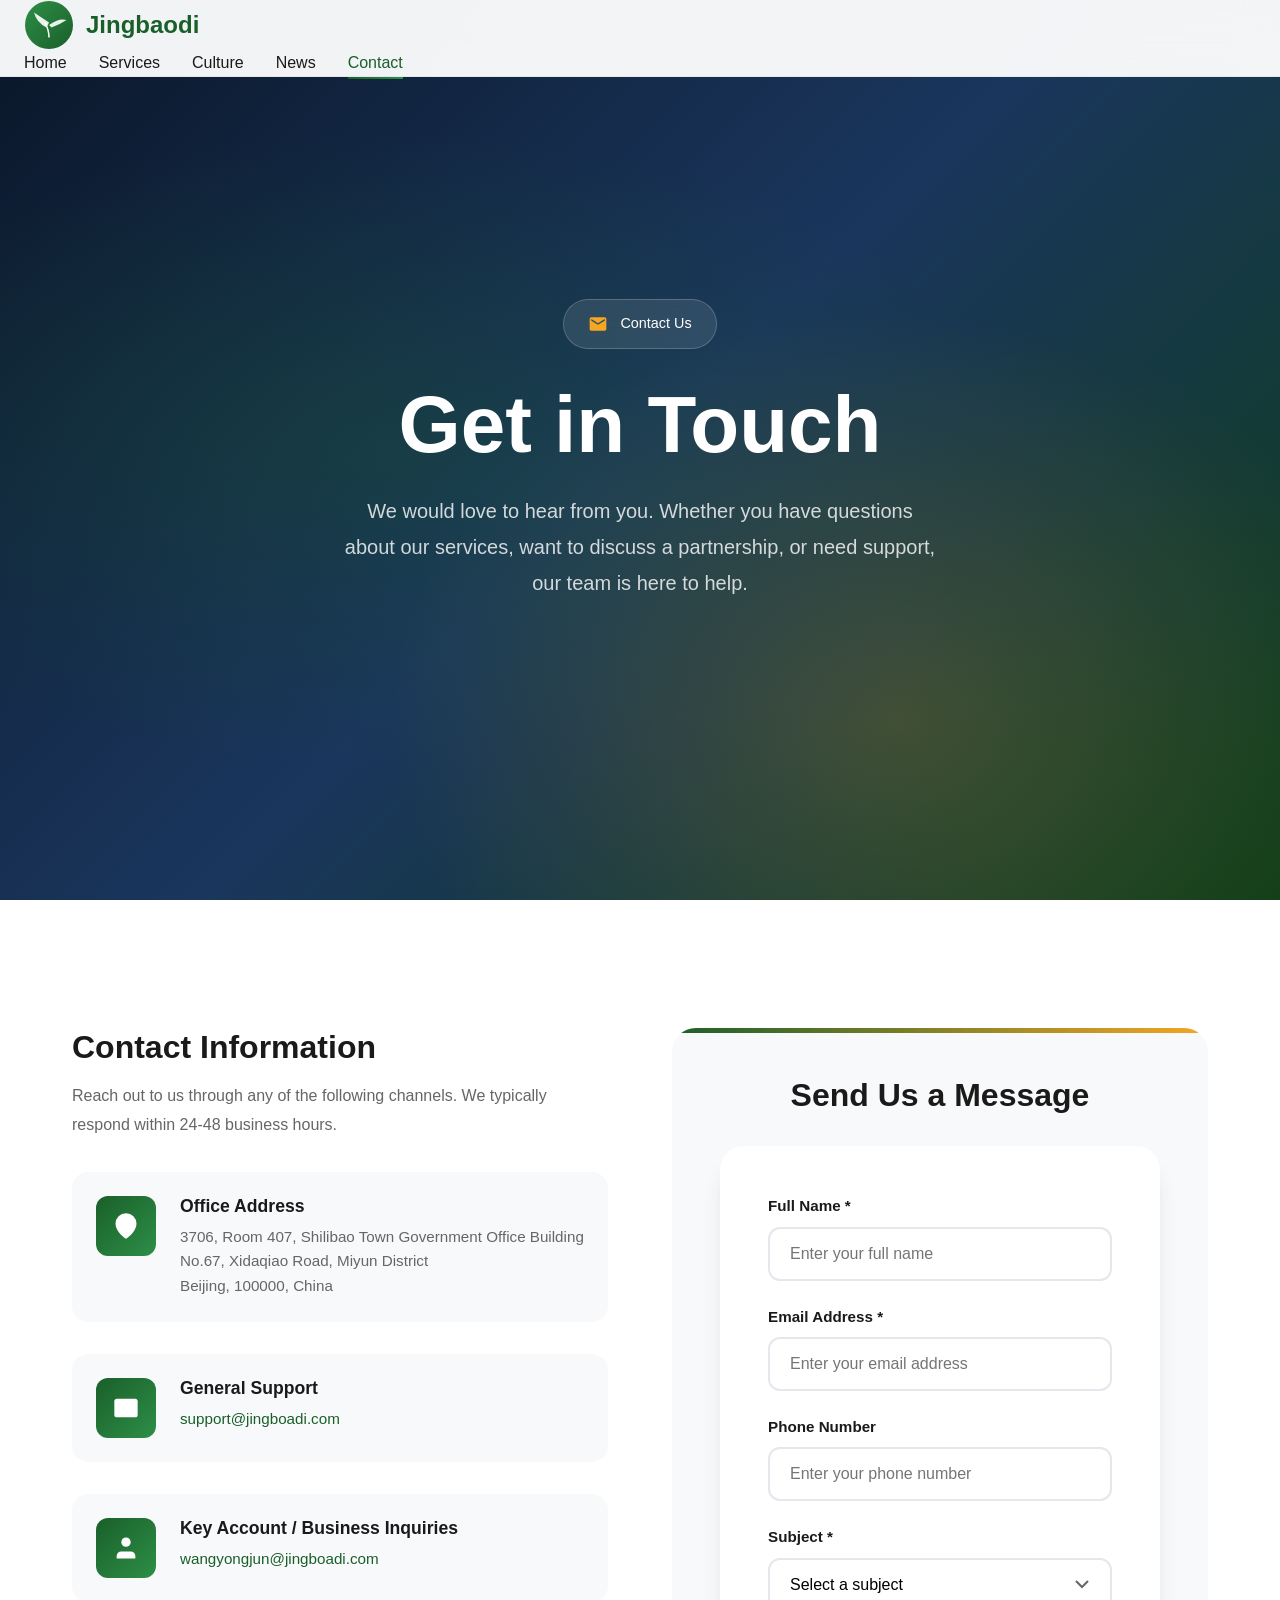
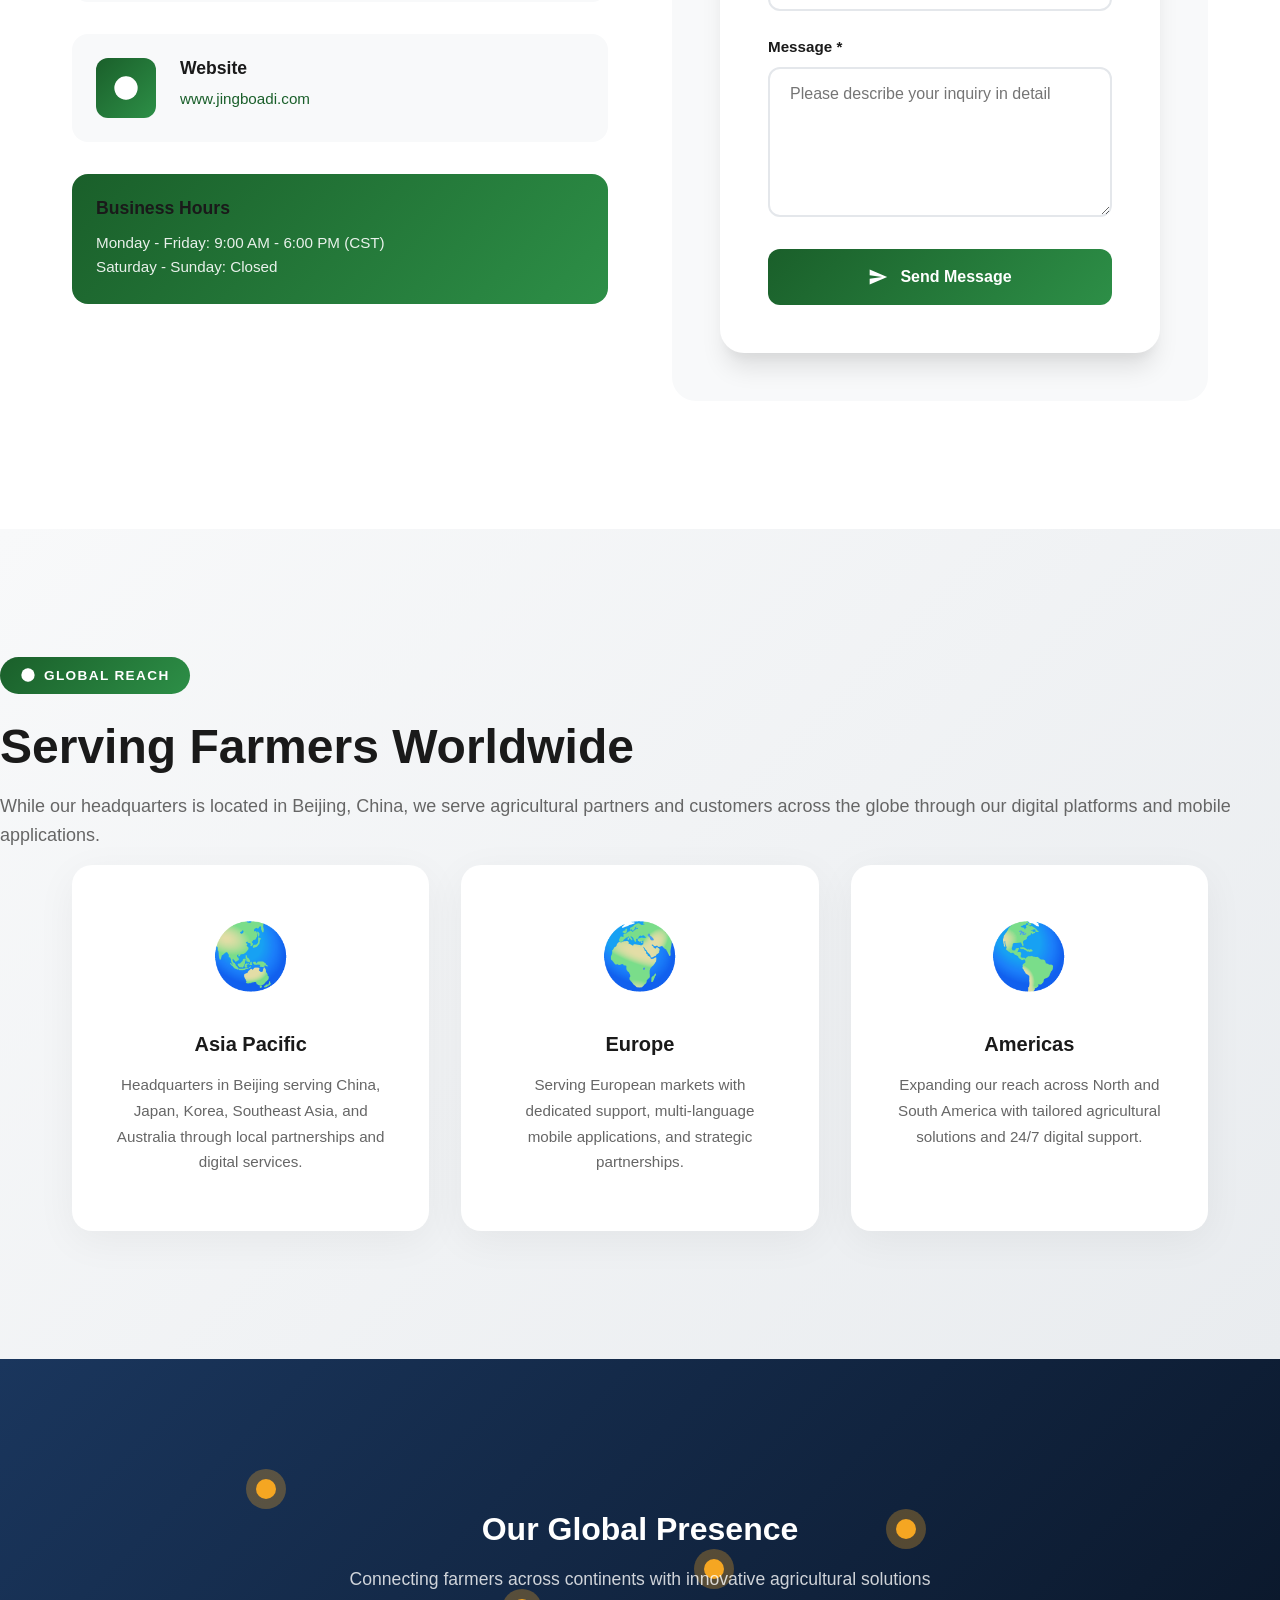
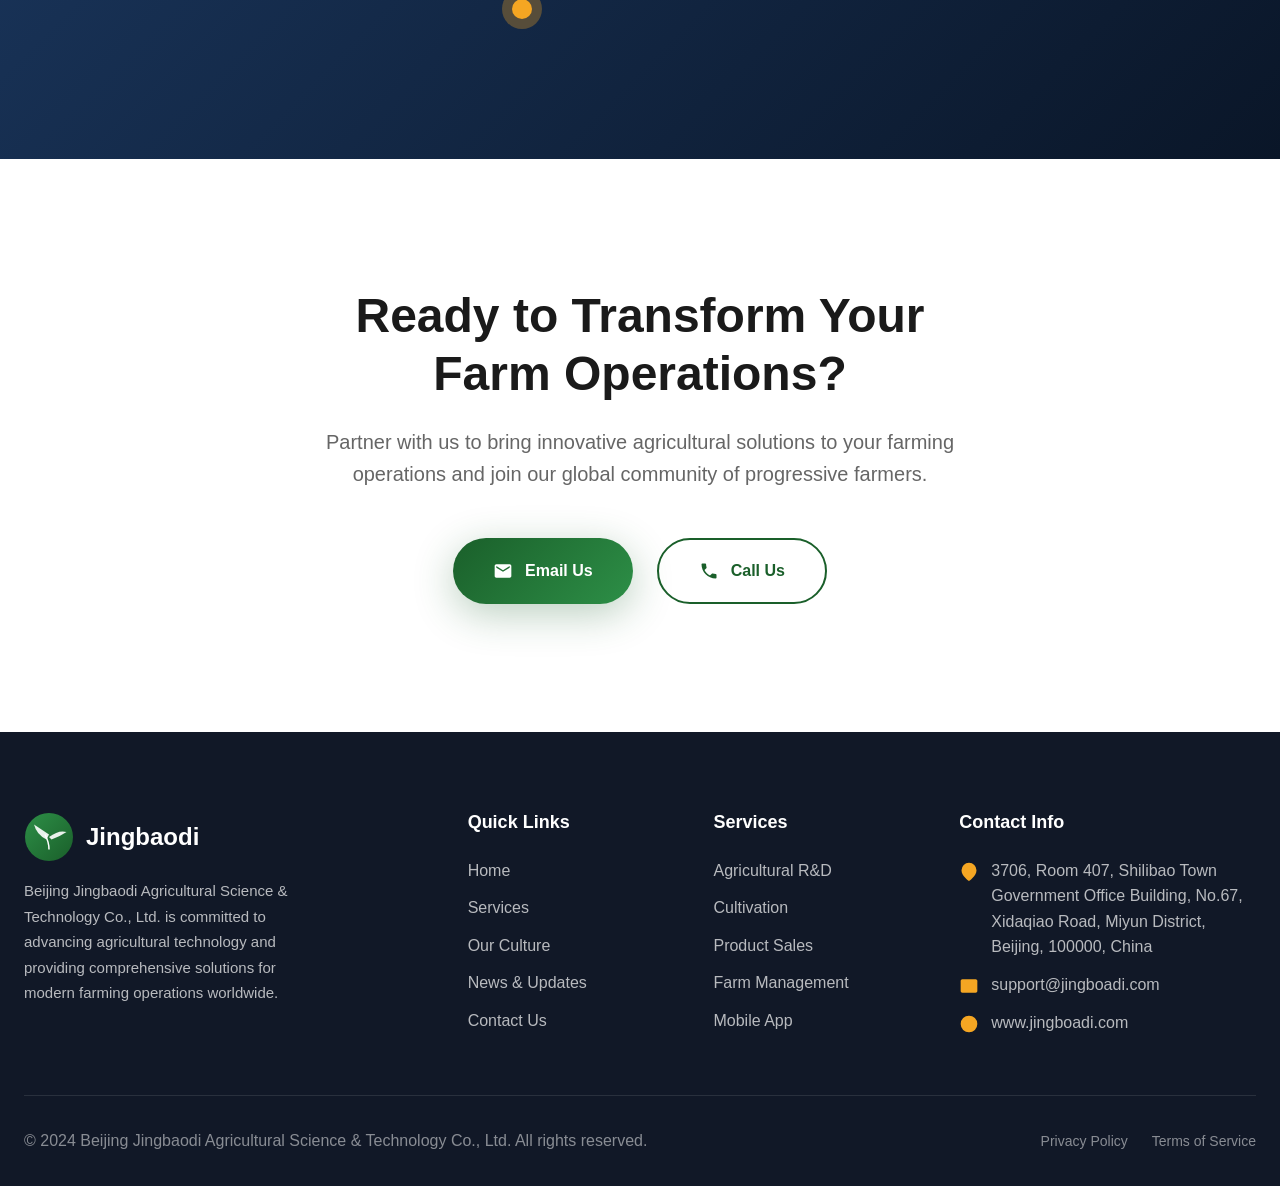
<file: contact.html>
﻿<!DOCTYPE html>
<html lang="en">
<head>
    <meta charset="UTF-8">
    <meta name="viewport" content="width=device-width, initial-scale=1.0">
    <meta name="description" content="Contact Beijing Jingbaodi Agricultural Science & Technology Co., Ltd. - Get in touch for agricultural technology inquiries and partnerships.">
    <meta name="robots" content="index, follow">
    <link rel="canonical" href="https://jingboadi.com/contact.html">
    <link rel="icon" type="image/svg+xml" href="images/logo.svg">
    <title>Contact Us | Beijing Jingbaodi Agricultural Science & Technology Co., Ltd.</title>
    <link rel="stylesheet" href="css/main.css">
    <link rel="stylesheet" href="css/animations.css">
    <style>
        .contact-hero{position:relative;min-height:100vh;display:flex;align-items:center;overflow:hidden;background:linear-gradient(135deg,#0a1628 0%,#1a365d 50%,#0d3d17 100%)}
        .hero-bg-gradient{position:absolute;width:100%;height:100%;background:radial-gradient(ellipse at 30% 50%,rgba(26,95,42,0.3) 0%,transparent 50%),radial-gradient(ellipse at 70% 80%,rgba(245,166,35,0.2) 0%,transparent 40%);animation:bgPulse 8s ease-in-out infinite}
        @keyframes bgPulse{0%,100%{opacity:0.5;transform:scale(1)}50%{opacity:1;transform:scale(1.1)}}
        .hero-content-contact{position:relative;z-index:2;text-align:center;padding:2rem;max-width:800px;margin:0 auto}
        .hero-badge-contact{display:inline-flex;align-items:center;gap:0.75rem;padding:0.75rem 1.5rem;background:rgba(255,255,255,0.1);backdrop-filter:blur(10px);border:1px solid rgba(255,255,255,0.2);border-radius:50px;color:#fff;font-size:0.9rem;margin-bottom:2rem;animation:fadeInDown 0.8s ease forwards}
        @keyframes fadeInDown{from{transform:translateY(-30px);opacity:0}to{transform:translateY(0);opacity:1}}
        .hero-badge-contact svg{width:20px;height:20px;fill:#f5a623}
        .hero-title-contact{font-size:clamp(3rem,8vw,5rem);font-weight:800;color:#fff;line-height:1.1;margin-bottom:1.5rem;animation:titleSlideUp 1s ease 0.2s forwards;opacity:0}
        @keyframes titleSlideUp{from{transform:translateY(50px);opacity:0}to{transform:translateY(0);opacity:1}}
        .hero-description-contact{font-size:clamp(1rem,2vw,1.25rem);color:rgba(255,255,255,0.8);max-width:600px;margin:0 auto;line-height:1.8;animation:titleSlideUp 1s ease 0.4s forwards;opacity:0}
        .contact-section{padding:8rem 0;background:#fff;position:relative}
        .contact-grid{display:grid;grid-template-columns:1fr 1fr;gap:4rem;max-width:1200px;margin:0 auto;padding:0 2rem}
        .contact-info-animated h2{font-size:2rem;color:#1a1a1a;margin-bottom:1rem}
        .contact-info-animated>p{color:#666;margin-bottom:2rem;line-height:1.8}
        .contact-detail{display:flex;gap:1.5rem;margin-bottom:2rem;padding:1.5rem;background:#f8f9fa;border-radius:16px;transition:all 0.3s ease;cursor:pointer}
        .contact-detail:hover{transform:translateX(10px);box-shadow:0 10px 40px rgba(0,0,0,0.1);background:#fff}
        .contact-icon-animated{width:60px;height:60px;background:linear-gradient(135deg,#1a5f2a,#2d8f47);border-radius:12px;display:flex;align-items:center;justify-content:center;flex-shrink:0;transition:all 0.3s ease}
        .contact-detail:hover .contact-icon-animated{transform:rotateY(180deg)}
        .contact-icon-animated svg{width:28px;height:28px;fill:#fff}
        .contact-text h4{font-size:1.1rem;color:#1a1a1a;margin-bottom:0.5rem}
        .contact-text p{color:#666;margin:0;font-size:0.95rem}
        .contact-text a{color:#1a5f2a;text-decoration:none;transition:color 0.3s ease}
        .contact-text a:hover{color:#f5a623}
        .contact-hours{background:linear-gradient(135deg,#1a5f2a,#2d8f47);padding:1.5rem;border-radius:16px;color:#fff;margin-top:2rem}
        .contact-hours h4{font-size:1.1rem;margin-bottom:0.75rem}
        .contact-hours p{color:rgba(255,255,255,0.9);margin:0;font-size:0.95rem}
        .contact-form-wrapper{background:#f8f9fa;border-radius:24px;padding:3rem;position:relative;overflow:hidden}
        .contact-form-wrapper::before{content:'';position:absolute;top:0;left:0;right:0;height:5px;background:linear-gradient(90deg,#1a5f2a,#f5a623)}
        .contact-form-wrapper h2{font-size:2rem;color:#1a1a1a;margin-bottom:2rem;text-align:center}
        .form-group{margin-bottom:1.5rem;position:relative}
        .form-group label{display:block;font-size:0.95rem;font-weight:600;color:#1a1a1a;margin-bottom:0.5rem}
        .form-group input,.form-group select,.form-group textarea{width:100%;padding:1rem 1.25rem;background:#fff;border:2px solid #e4e7eb;border-radius:12px;font-size:1rem;transition:all 0.3s ease}
        .form-group input:focus,.form-group select:focus,.form-group textarea:focus{outline:none;border-color:#1a5f2a;box-shadow:0 0 0 4px rgba(26,95,42,0.1)}
        .form-group textarea{resize:vertical;min-height:150px}
        .form-group select{cursor:pointer;appearance:none;background-image:url("data:image/svg+xml,%3Csvg xmlns='http://www.w3.org/2000/svg' width='24' height='24' viewBox='0 0 24 24' fill='none' stroke='%23666' stroke-width='2'%3E%3Cpath d='M6 9l6 6 6-6'/%3E%3C/svg%3E");background-repeat:no-repeat;background-position:right 1rem center}
        .btn-submit{width:100%;padding:1.125rem 2rem;background:linear-gradient(135deg,#1a5f2a,#2d8f47);color:#fff;font-size:1rem;font-weight:600;border:none;border-radius:12px;cursor:pointer;transition:all 0.3s ease;position:relative;overflow:hidden;display:flex;align-items:center;justify-content:center;gap:0.75rem}
        .btn-submit::before{content:'';position:absolute;top:0;left:-100%;width:100%;height:100%;background:linear-gradient(90deg,transparent,rgba(255,255,255,0.3),transparent);transition:left 0.5s ease}
        .btn-submit:hover::before{left:100%}
        .btn-submit:hover{transform:translateY(-3px);box-shadow:0 15px 40px rgba(26,95,42,0.3)}
        .btn-submit svg{width:20px;height:20px;fill:currentColor}
        .regions-section{padding:8rem 0;background:linear-gradient(135deg,#f8f9fa 0%,#e9ecef 100%)}
        .regions-grid{display:grid;grid-template-columns:repeat(3,1fr);gap:2rem;max-width:1200px;margin:0 auto;padding:0 2rem}
        .region-card-animated{background:#fff;border-radius:20px;padding:2.5rem;text-align:center;transition:all 0.5s cubic-bezier(0.34,1.56,0.64,1);box-shadow:0 10px 40px rgba(0,0,0,0.05)}
        .region-card-animated:hover{transform:translateY(-15px) scale(1.02);box-shadow:0 20px 60px rgba(0,0,0,0.15)}
        .region-flag{font-size:4rem;margin-bottom:1.5rem;animation:flagBounce 2s ease-in-out infinite}
        @keyframes flagBounce{0%,100%{transform:translateY(0)}50%{transform:translateY(-10px)}}
        .region-card-animated:nth-child(2) .region-flag{animation-delay:0.3s}.region-card-animated:nth-child(3) .region-flag{animation-delay:0.6s}
        .region-card-animated h3{font-size:1.25rem;color:#1a1a1a;margin-bottom:1rem}
        .region-card-animated p{color:#666;font-size:0.95rem;line-height:1.7}
        .map-section{height:400px;background:linear-gradient(135deg,#1a365d,#0a1628);position:relative;overflow:hidden}
        .map-overlay{position:absolute;top:50%;left:50%;transform:translate(-50%,-50%);text-align:center;z-index:2}
        .map-overlay h3{font-size:2rem;color:#fff;margin-bottom:1rem}
        .map-overlay p{color:rgba(255,255,255,0.8);font-size:1.1rem}
        .map-pins{position:absolute;width:100%;height:100%}
        .map-pin{position:absolute;width:20px;height:20px;background:#f5a623;border-radius:50%;animation:pinPulse 2s ease-in-out infinite}
        .map-pin::before{content:'';position:absolute;top:50%;left:50%;transform:translate(-50%,-50%);width:40px;height:40px;background:rgba(245,166,35,0.3);border-radius:50%;animation:pinWave 2s ease-out infinite}
        @keyframes pinPulse{0%,100%{transform:scale(1)}50%{transform:scale(1.2)}}
        @keyframes pinWave{0%{transform:translate(-50%,-50%) scale(0.5);opacity:1}100%{transform:translate(-50%,-50%) scale(2);opacity:0}}
        .map-pin:nth-child(1){top:30%;left:20%;animation-delay:0s}.map-pin:nth-child(2){top:40%;left:70%;animation-delay:0.5s}.map-pin:nth-child(3){top:60%;left:40%;animation-delay:1s}.map-pin:nth-child(4){top:50%;left:55%;animation-delay:1.5s}
        .cta-section-contact{padding:8rem 0;background:#fff;text-align:center}
        .cta-content-contact{max-width:700px;margin:0 auto;padding:0 2rem}
        .cta-content-contact h2{font-size:clamp(2rem,4vw,3rem);color:#1a1a1a;margin-bottom:1.5rem}
        .cta-content-contact p{font-size:1.25rem;color:#666;margin-bottom:3rem}
        .cta-buttons-contact{display:flex;gap:1.5rem;justify-content:center;flex-wrap:wrap}
        .cta-btn-contact{display:inline-flex;align-items:center;gap:0.75rem;padding:1.125rem 2.5rem;font-size:1rem;font-weight:600;border-radius:50px;text-decoration:none;transition:all 0.3s ease}
        .cta-btn-primary-contact{background:linear-gradient(135deg,#1a5f2a,#2d8f47);color:#fff;box-shadow:0 10px 40px rgba(26,95,42,0.3)}
        .cta-btn-primary-contact:hover{transform:translateY(-5px);box-shadow:0 20px 60px rgba(26,95,42,0.4)}
        .cta-btn-secondary-contact{background:transparent;color:#1a5f2a;border:2px solid #1a5f2a}
        .cta-btn-secondary-contact:hover{background:#1a5f2a;color:#fff;transform:translateY(-5px)}
        @media(max-width:1024px){.contact-grid{grid-template-columns:1fr}.regions-grid{grid-template-columns:1fr;max-width:400px;margin:0 auto}}
        @media(max-width:768px){.cta-buttons-contact{flex-direction:column;align-items:center}}
    </style>
</head>
<body>
    <div class="loading"><div class="spinner"></div></div>
    <header class="header" id="header"><div class="container"><nav class="nav" role="navigation" aria-label="Main navigation"><a href="index.html" class="nav-logo"><img src="images/logo.svg" alt="Jingbaodi Logo" width="50" height="50"><span>Jingbaodi</span></a><ul class="nav-menu"><li><a href="index.html" class="nav-link">Home</a></li><li><a href="services.html" class="nav-link">Services</a></li><li><a href="culture.html" class="nav-link">Culture</a></li><li><a href="news.html" class="nav-link">News</a></li><li><a href="contact.html" class="nav-link active">Contact</a></li></ul><button class="menu-toggle" aria-label="Toggle menu" aria-expanded="false"><span></span><span></span><span></span></button></nav></div></header>
    <div class="mobile-menu"><ul class="mobile-menu-list"><li><a href="index.html" class="mobile-menu-link">Home</a></li><li><a href="services.html" class="mobile-menu-link">Services</a></li><li><a href="culture.html" class="mobile-menu-link">Culture</a></li><li><a href="news.html" class="mobile-menu-link">News</a></li><li><a href="contact.html" class="mobile-menu-link active">Contact</a></li></ul></div>
    <section class="contact-hero"><div class="hero-bg-gradient"></div><div class="hero-content-contact"><div class="hero-badge-contact"><svg viewBox="0 0 24 24"><path d="M20 4H4c-1.1 0-1.99.9-1.99 2L2 18c0 1.1.9 2 2 2h16c1.1 0 2-.9 2-2V6c0-1.1-.9-2-2-2zm0 4l-8 5-8-5V6l8 5 8-5v2z"/></svg>Contact Us</div><h1 class="hero-title-contact">Get in Touch</h1><p class="hero-description-contact">We would love to hear from you. Whether you have questions about our services, want to discuss a partnership, or need support, our team is here to help.</p></div></section>
    <section class="contact-section"><div class="contact-grid"><div class="contact-info-animated scroll-animate"><h2>Contact Information</h2><p>Reach out to us through any of the following channels. We typically respond within 24-48 business hours.</p><div class="contact-detail"><div class="contact-icon-animated"><svg viewBox="0 0 24 24"><path d="M21 10c0 7-9 13-9 13s-9-6-9-13a9 9 0 0 1 18 0z"/><circle cx="12" cy="10" r="3"/></svg></div><div class="contact-text"><h4>Office Address</h4><p>3706, Room 407, Shilibao Town Government Office Building<br>No.67, Xidaqiao Road, Miyun District<br>Beijing, 100000, China</p></div></div><div class="contact-detail"><div class="contact-icon-animated"><svg viewBox="0 0 24 24"><path d="M4 4h16c1.1 0 2 .9 2 2v12c0 1.1-.9 2-2 2H4c-1.1 0-2-.9-2-2V6c0-1.1.9-2 2-2z"/><polyline points="22,6 12,13 2,6"/></svg></div><div class="contact-text"><h4>General Support</h4><p><a href="mailto:support@jingboadi.com">support@jingboadi.com</a></p></div></div><div class="contact-detail"><div class="contact-icon-animated"><svg viewBox="0 0 24 24"><path d="M20 21v-2a4 4 0 0 0-4-4H8a4 4 0 0 0-4 4v2"/><circle cx="12" cy="7" r="4"/></svg></div><div class="contact-text"><h4>Key Account / Business Inquiries</h4><p><a href="mailto:wangyongjun@jingboadi.com">wangyongjun@jingboadi.com</a></p></div></div><div class="contact-detail"><div class="contact-icon-animated"><svg viewBox="0 0 24 24"><circle cx="12" cy="12" r="10"/><line x1="2" y1="12" x2="22" y2="12"/><path d="M12 2a15.3 15.3 0 0 1 4 10 15.3 15.3 0 0 1-4 10 15.3 15.3 0 0 1-4-10 15.3 15.3 0 0 1 4-10z"/></svg></div><div class="contact-text"><h4>Website</h4><p><a href="https://jingboadi.com">www.jingboadi.com</a></p></div></div><div class="contact-hours"><h4>Business Hours</h4><p>Monday - Friday: 9:00 AM - 6:00 PM (CST)<br>Saturday - Sunday: Closed</p></div></div><div class="contact-form-wrapper scroll-animate"><h2>Send Us a Message</h2><form class="contact-form" id="contactForm" data-validate novalidate><div class="form-group"><label for="name">Full Name *</label><input type="text" id="name" name="name" required placeholder="Enter your full name"></div><div class="form-group"><label for="email">Email Address *</label><input type="email" id="email" name="email" required placeholder="Enter your email address"></div><div class="form-group"><label for="phone">Phone Number</label><input type="tel" id="phone" name="phone" placeholder="Enter your phone number"></div><div class="form-group"><label for="subject">Subject *</label><select id="subject" name="subject" required><option value="">Select a subject</option><option value="general">General Inquiry</option><option value="services">Services Information</option><option value="partnership">Partnership Opportunities</option><option value="support">Technical Support</option><option value="mobile-app">Mobile App Support</option><option value="feedback">Feedback & Suggestions</option><option value="other">Other</option></select></div><div class="form-group"><label for="message">Message *</label><textarea id="message" name="message" rows="5" required placeholder="Please describe your inquiry in detail"></textarea></div><button type="submit" class="btn-submit"><svg viewBox="0 0 24 24"><path d="M2.01 21L23 12 2.01 3 2 10l15 2-15 2z"/></svg>Send Message</button></form></div></div></section>
    <section class="regions-section"><div class="section-header-animated"><div class="section-badge-culture" style="display:inline-flex;align-items:center;gap:0.5rem;padding:0.5rem 1.25rem;background:linear-gradient(135deg,#1a5f2a,#2d8f47);color:#fff;border-radius:50px;font-size:0.85rem;font-weight:600;text-transform:uppercase;letter-spacing:0.1em;margin-bottom:1.5rem"><svg width="16" height="16" viewBox="0 0 24 24" fill="currentColor"><circle cx="12" cy="12" r="10"/><line x1="2" y1="12" x2="22" y2="12"/><path d="M12 2a15.3 15.3 0 0 1 4 10 15.3 15.3 0 0 1-4 10 15.3 15.3 0 0 1-4-10 15.3 15.3 0 0 1 4-10z"/></svg>Global Reach</div><h2 class="section-title-culture" style="font-size:clamp(2rem,4vw,3rem);color:#1a1a1a;margin-bottom:1rem">Serving Farmers Worldwide</h2><p class="section-description-culture" style="font-size:1.125rem;color:#666">While our headquarters is located in Beijing, China, we serve agricultural partners and customers across the globe through our digital platforms and mobile applications.</p></div><div class="regions-grid"><div class="region-card-animated scroll-animate"><div class="region-flag">🌏</div><h3>Asia Pacific</h3><p>Headquarters in Beijing serving China, Japan, Korea, Southeast Asia, and Australia through local partnerships and digital services.</p></div><div class="region-card-animated scroll-animate"><div class="region-flag">🌍</div><h3>Europe</h3><p>Serving European markets with dedicated support, multi-language mobile applications, and strategic partnerships.</p></div><div class="region-card-animated scroll-animate"><div class="region-flag">🌎</div><h3>Americas</h3><p>Expanding our reach across North and South America with tailored agricultural solutions and 24/7 digital support.</p></div></div></section>
    <section class="map-section"><div class="map-overlay"><h3>Our Global Presence</h3><p>Connecting farmers across continents with innovative agricultural solutions</p></div><div class="map-pins"><div class="map-pin"></div><div class="map-pin"></div><div class="map-pin"></div><div class="map-pin"></div></div></section>
    <section class="cta-section-contact"><div class="cta-content-contact scroll-animate"><h2>Ready to Transform Your Farm Operations?</h2><p>Partner with us to bring innovative agricultural solutions to your farming operations and join our global community of progressive farmers.</p><div class="cta-buttons-contact"><a href="mailto:wangyongjun@jingboadi.com" class="cta-btn-contact cta-btn-primary-contact"><svg width="20" height="20" viewBox="0 0 24 24" fill="currentColor"><path d="M20 4H4c-1.1 0-1.99.9-1.99 2L2 18c0 1.1.9 2 2 2h16c1.1 0 2-.9 2-2V6c0-1.1-.9-2-2-2zm0 4l-8 5-8-5V6l8 5 8-5v2z"/></svg>Email Us</a><a href="tel:+86100000000" class="cta-btn-contact cta-btn-secondary-contact"><svg width="20" height="20" viewBox="0 0 24 24" fill="currentColor"><path d="M6.62 10.79c1.44 2.83 3.76 5.14 6.59 6.59l2.2-2.2c.27-.27.67-.36 1.02-.24 1.12.37 2.33.57 3.57.57.55 0 1 .45 1 1V20c0 .55-.45 1-1 1-9.39 0-17-7.61-17-17 0-.55.45-1 1-1h3.5c.55 0 1 .45 1 1 0 1.25.2 2.45.57 3.57.11.35.03.74-.25 1.02l-2.2 2.2z"/></svg>Call Us</a></div></div></section>
    <footer class="footer"><div class="container"><div class="footer-grid"><div class="footer-brand"><div class="footer-logo"><img src="images/logo.svg" alt="Jingbaodi Logo" width="50" height="50"><span>Jingbaodi</span></div><p class="footer-description">Beijing Jingbaodi Agricultural Science & Technology Co., Ltd. is committed to advancing agricultural technology and providing comprehensive solutions for modern farming operations worldwide.</p></div><div><h3 class="footer-title">Quick Links</h3><ul class="footer-links"><li><a href="index.html">Home</a></li><li><a href="services.html">Services</a></li><li><a href="culture.html">Our Culture</a></li><li><a href="news.html">News & Updates</a></li><li><a href="contact.html">Contact Us</a></li></ul></div><div><h3 class="footer-title">Services</h3><ul class="footer-links"><li><a href="services.html">Agricultural R&D</a></li><li><a href="services.html">Cultivation</a></li><li><a href="services.html">Product Sales</a></li><li><a href="services.html">Farm Management</a></li><li><a href="services.html">Mobile App</a></li></ul></div><div class="footer-contact"><h3 class="footer-title">Contact Info</h3><p><svg viewBox="0 0 24 24"><path d="M21 10c0 7-9 13-9 13s-9-6-9-13a9 9 0 0 1 18 0z"/><circle cx="12" cy="10" r="3"/></svg><span>3706, Room 407, Shilibao Town Government Office Building, No.67, Xidaqiao Road, Miyun District, Beijing, 100000, China</span></p><p><svg viewBox="0 0 24 24"><path d="M4 4h16c1.1 0 2 .9 2 2v12c0 1.1-.9 2-2 2H4c-1.1 0-2-.9-2-2V6c0-1.1.9-2 2-2z"/><polyline points="22,6 12,13 2,6"/></svg><span>support@jingboadi.com</span></p><p><svg viewBox="0 0 24 24"><circle cx="12" cy="12" r="10"/><line x1="2" y1="12" x2="22" y2="12"/><path d="M12 2a15.3 15.3 0 0 1 4 10 15.3 15.3 0 0 1-4 10 15.3 15.3 0 0 1-4-10 15.3 15.3 0 0 1 4-10z"/></svg><span>www.jingboadi.com</span></p></div></div><div class="footer-bottom"><p>&copy; 2024 Beijing Jingbaodi Agricultural Science & Technology Co., Ltd. All rights reserved.</p><div class="footer-legal"><a href="privacy-policy.html">Privacy Policy</a><a href="terms-of-service.html">Terms of Service</a></div></div></div></footer>
    <button class="back-to-top" aria-label="Back to top"><svg viewBox="0 0 24 24"><path d="M18 15l-6-6-6 6"/></svg></button>
    <script src="js/main.js"></script>
</body>
</html>
</file>
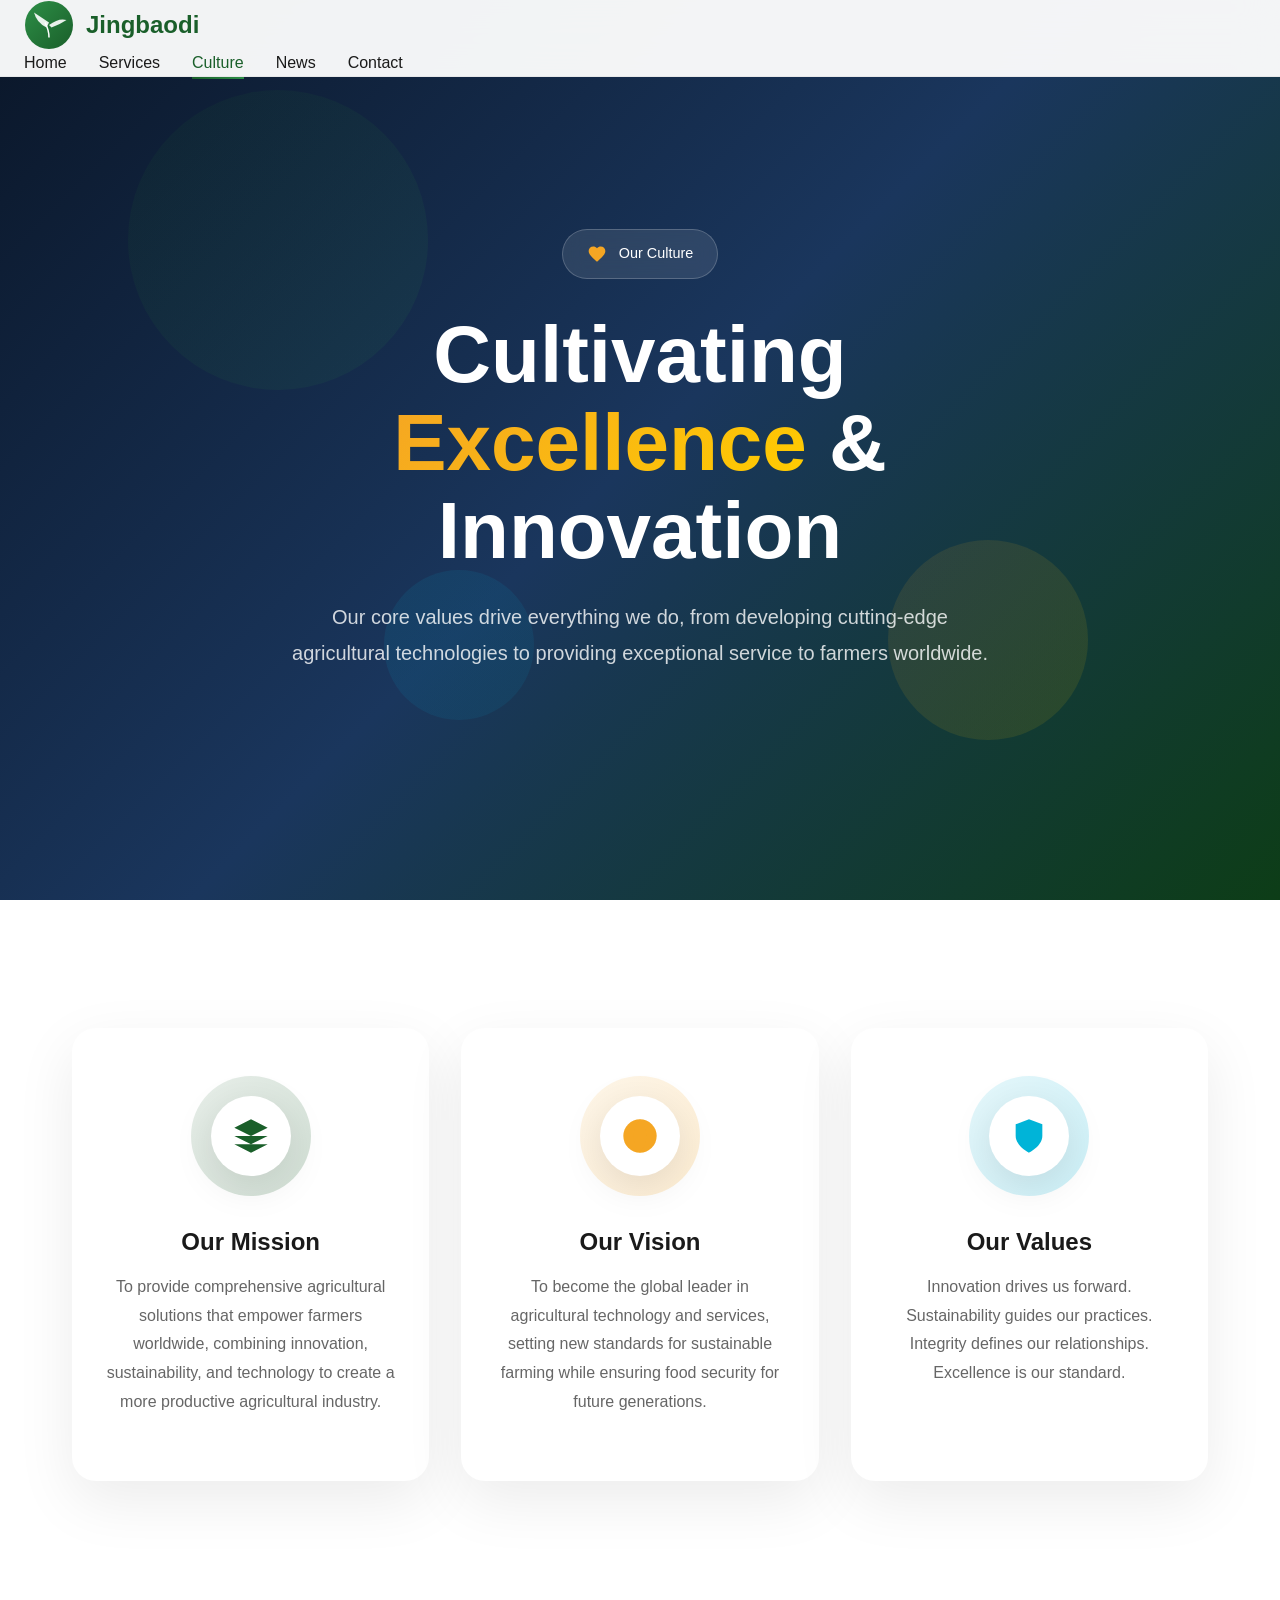
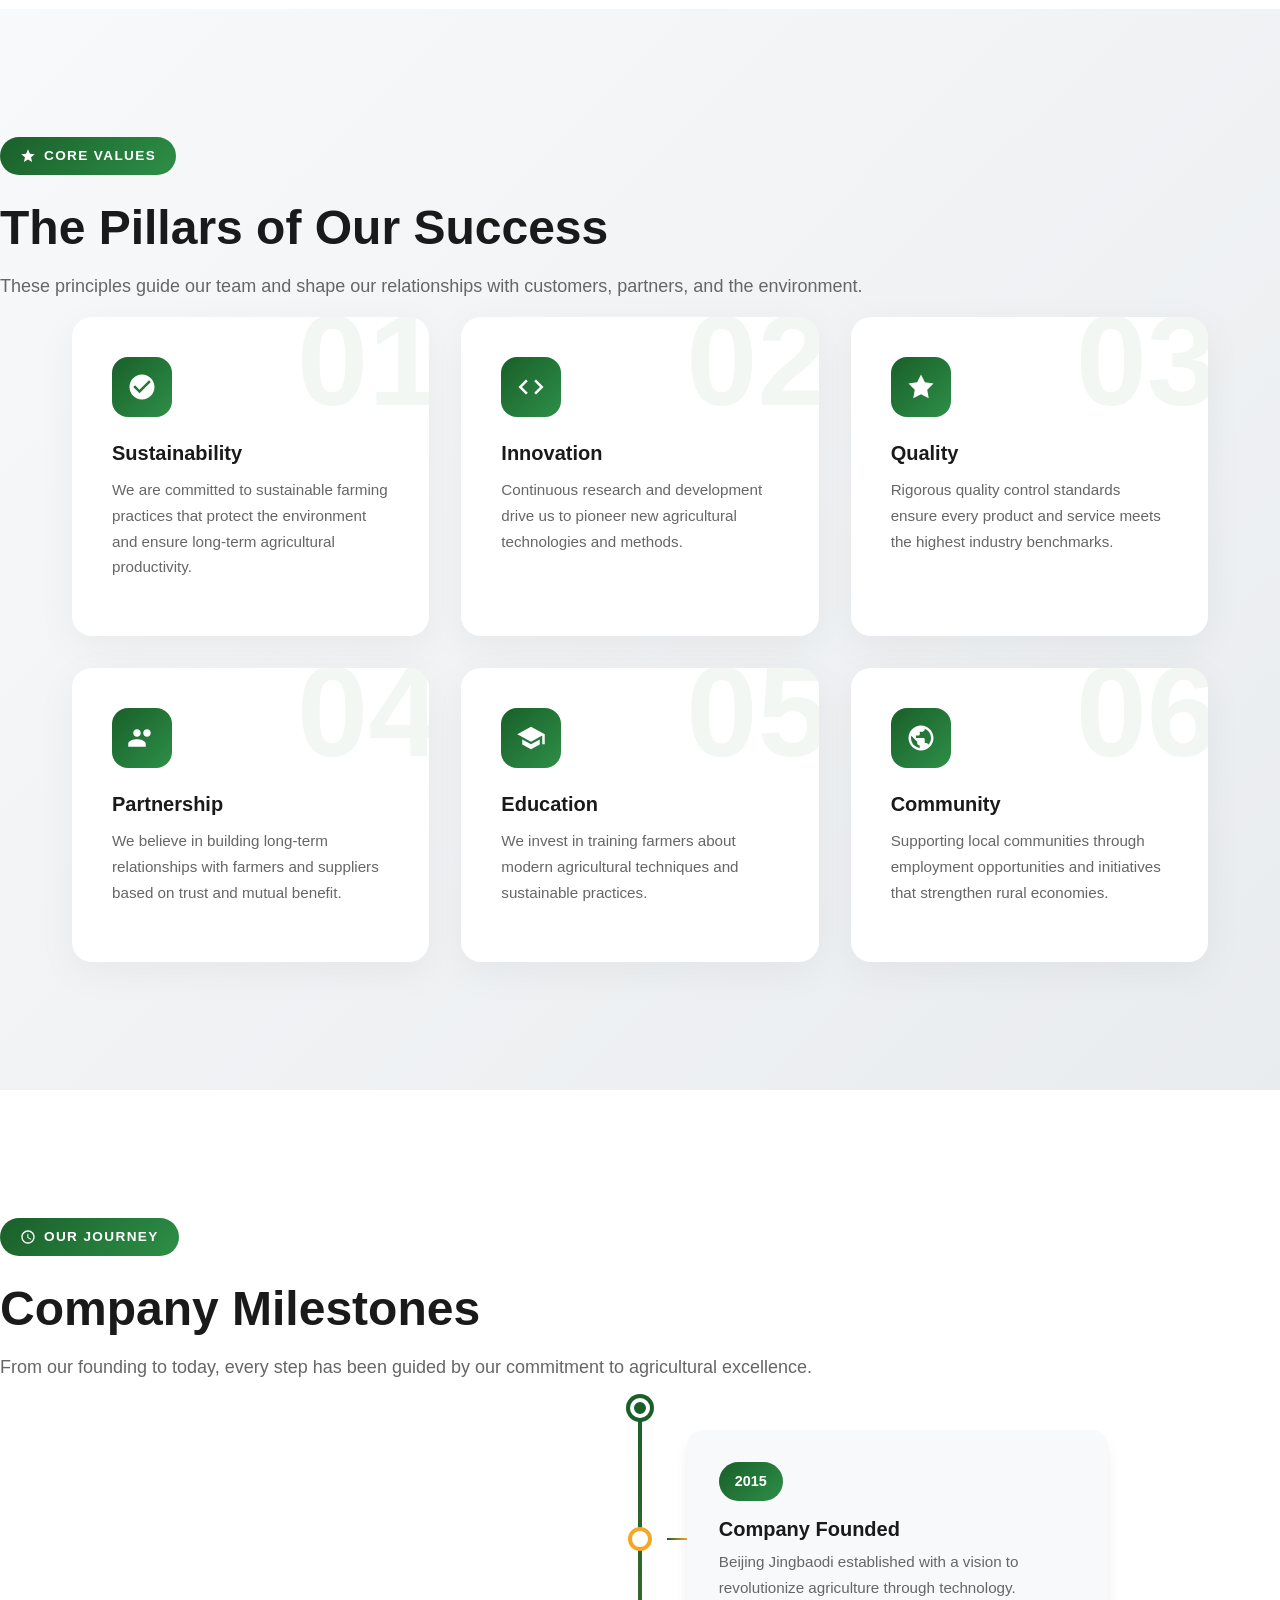
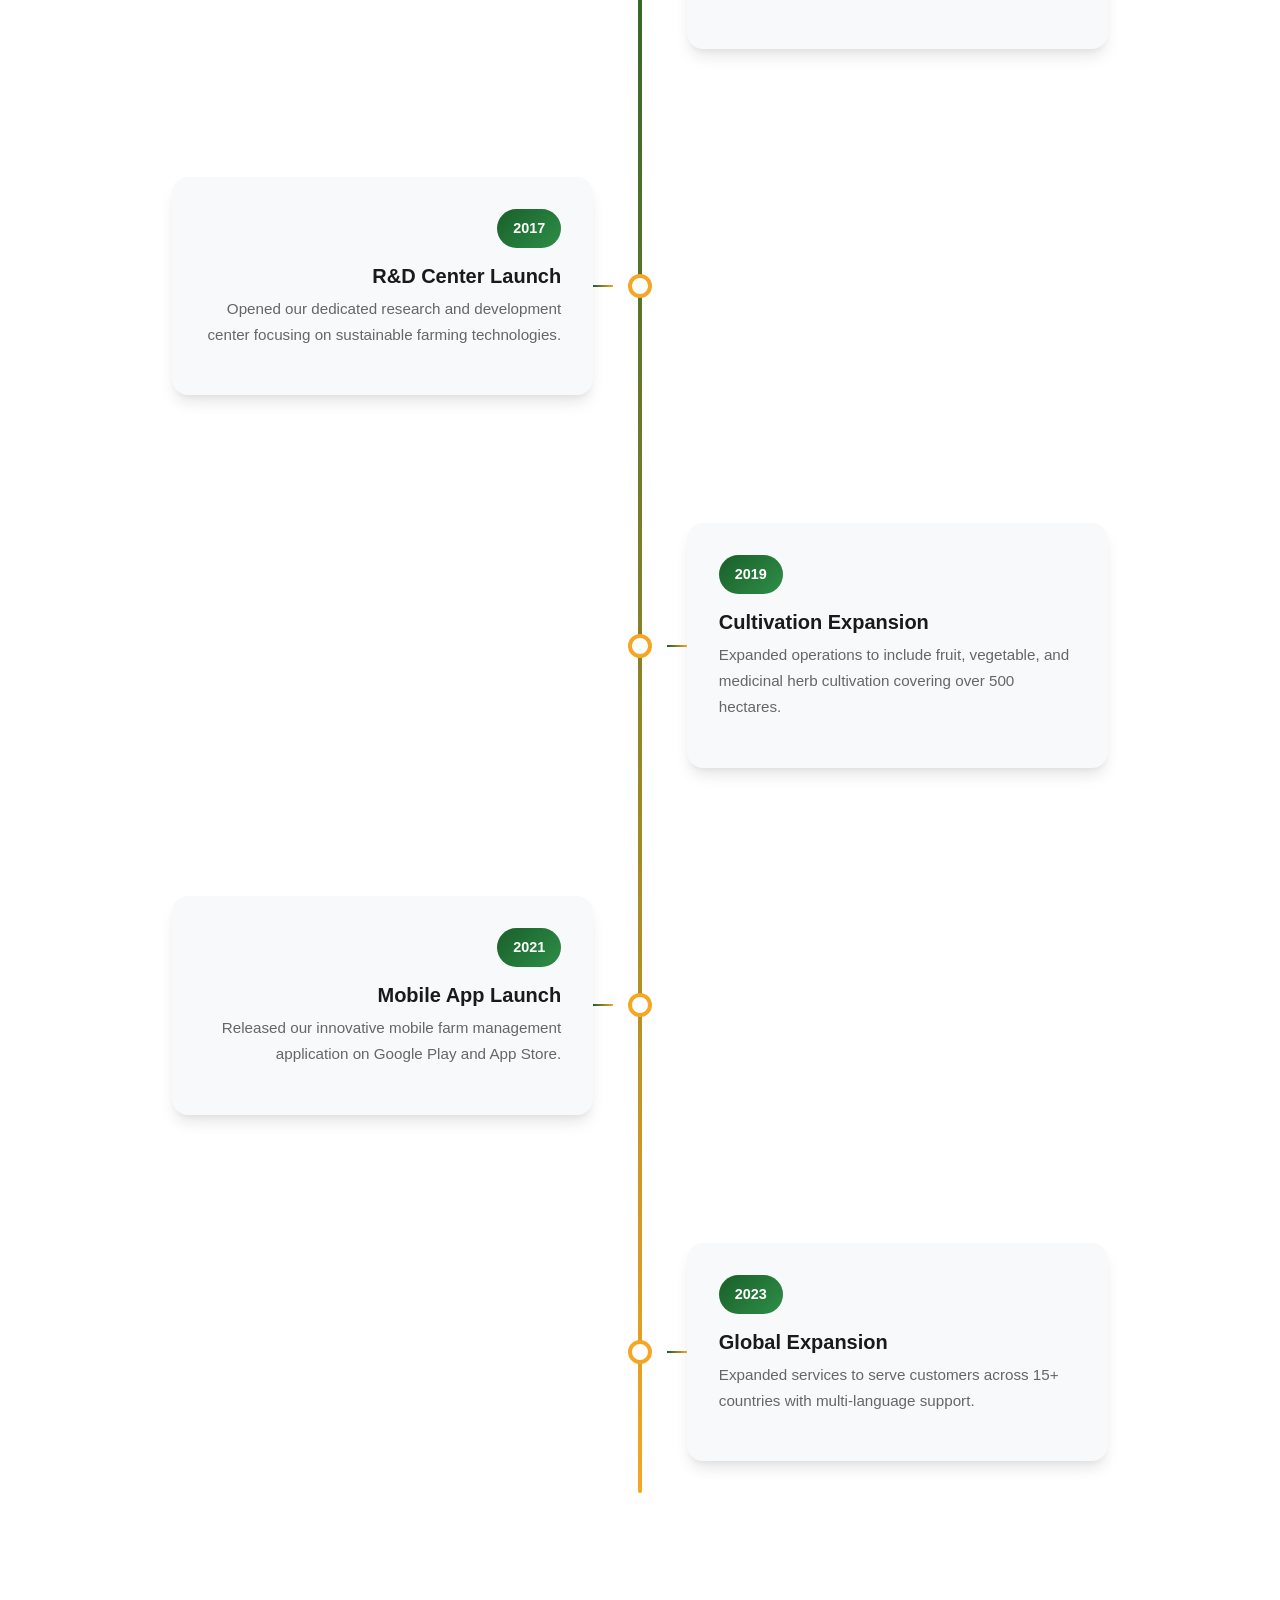
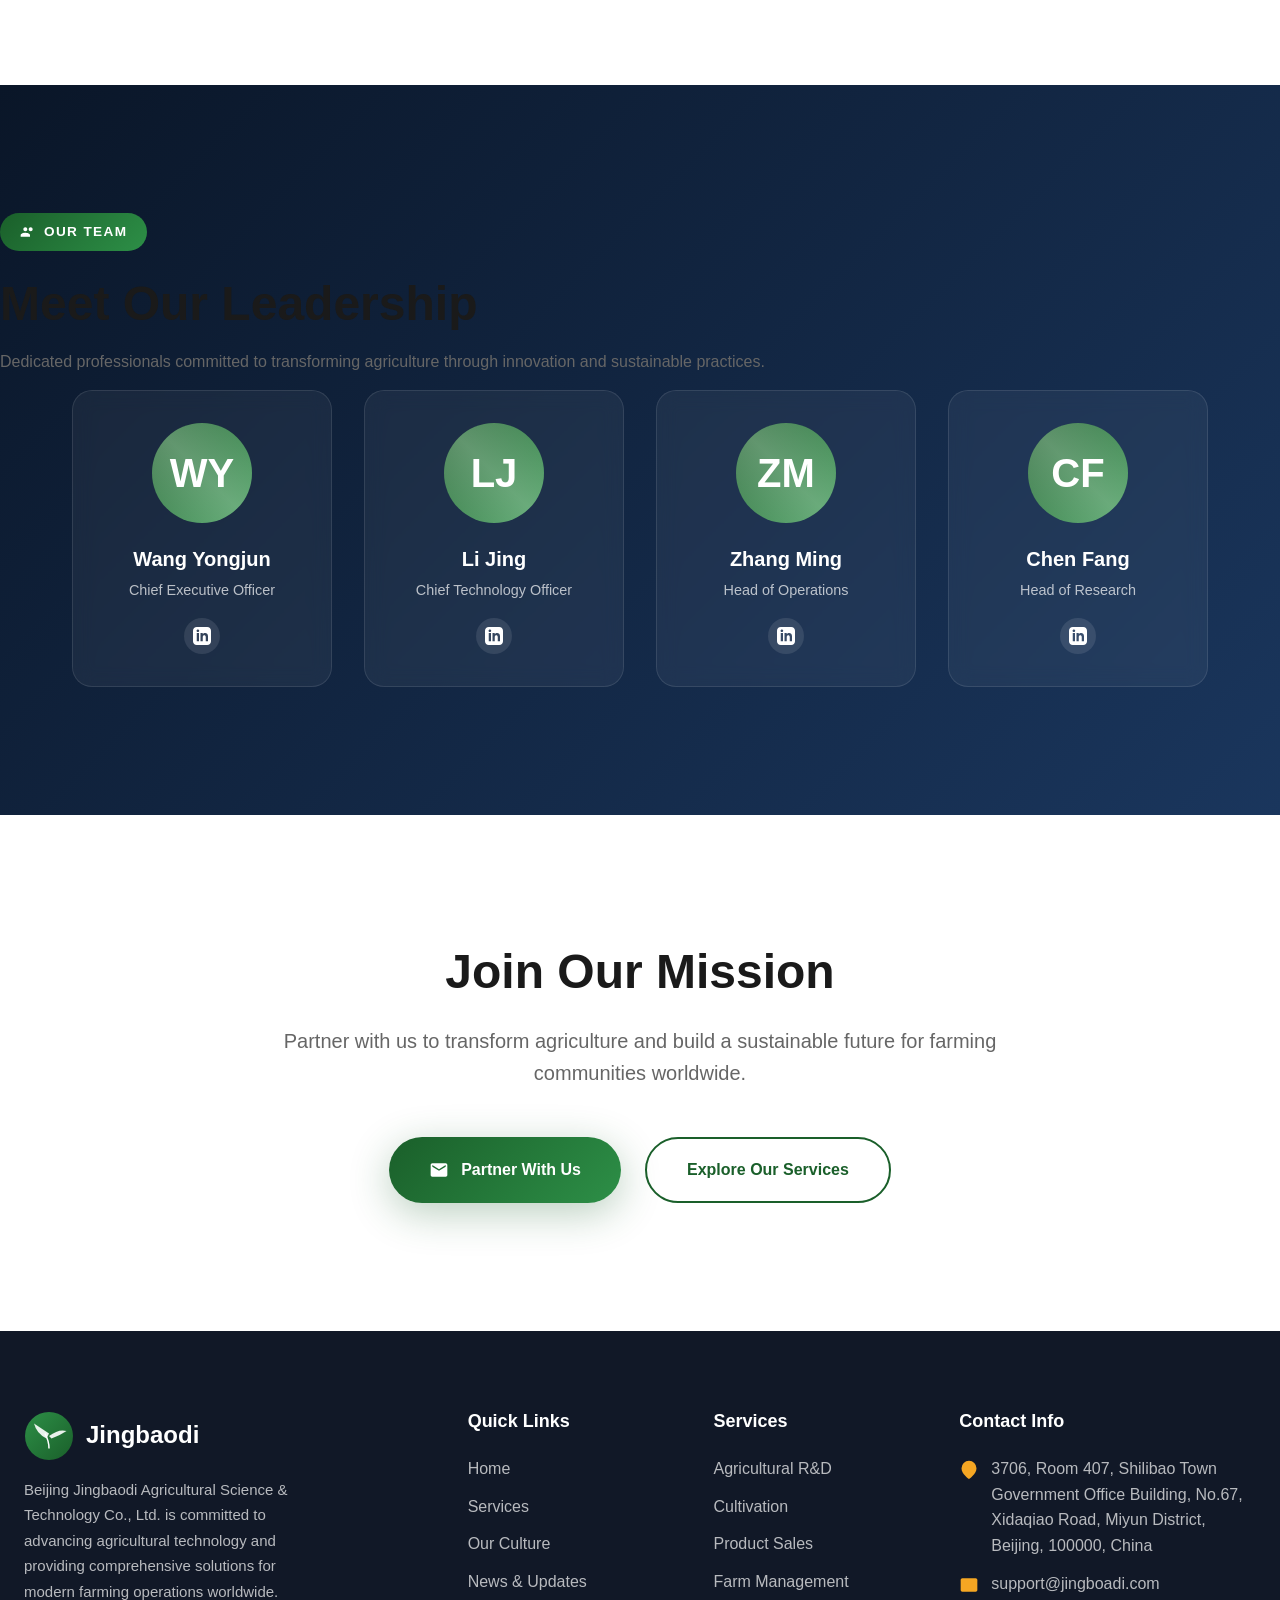
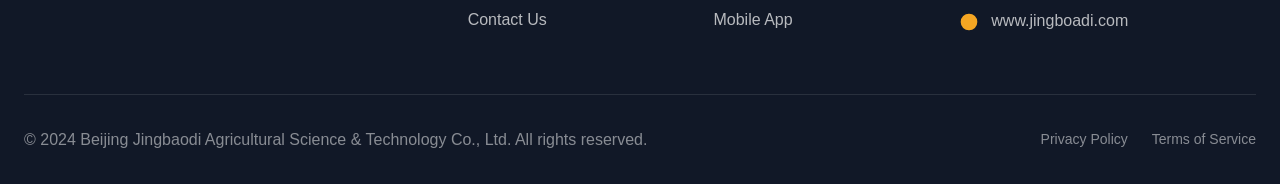
<file: culture.html>
﻿<!DOCTYPE html>
<html lang="en">
<head>
    <meta charset="UTF-8">
    <meta name="viewport" content="width=device-width, initial-scale=1.0">
    <meta name="description" content="Learn about Beijing Jingbaodi corporate culture - mission, vision, values, and commitment to sustainable agriculture.">
    <meta name="robots" content="index, follow">
    <link rel="canonical" href="https://jingboadi.com/culture.html">
    <link rel="icon" type="image/svg+xml" href="images/logo.svg">
    <title>Our Culture | Beijing Jingbaodi Agricultural Science & Technology Co., Ltd.</title>
    <link rel="stylesheet" href="css/main.css">
    <link rel="stylesheet" href="css/animations.css">
    <style>
        .culture-hero{position:relative;min-height:100vh;display:flex;align-items:center;overflow:hidden;background:linear-gradient(135deg,#0a1628 0%,#1a365d 50%,#0d3d17 100%)}
        .floating-shape{position:absolute;border-radius:50%;opacity:0.1;animation:shapeFloat 20s ease-in-out infinite}
        .floating-shape:nth-child(1){width:300px;height:300px;background:linear-gradient(135deg,#1a5f2a,#2d8f47);top:10%;left:10%;animation-delay:0s}
        .floating-shape:nth-child(2){width:200px;height:200px;background:linear-gradient(135deg,#f5a623,#ffcc00);top:60%;right:15%;animation-delay:-5s}
        .floating-shape:nth-child(3){width:150px;height:150px;background:linear-gradient(135deg,#00b4d8,#0096c7);bottom:20%;left:30%;animation-delay:-10s}
        @keyframes shapeFloat{0%,100%{transform:translate(0,0) rotate(0deg)}25%{transform:translate(30px,-30px) rotate(90deg)}50%{transform:translate(-20px,20px) rotate(180deg)}75%{transform:translate(40px,10px) rotate(270deg)}}
        .hero-content-center{position:relative;z-index:2;text-align:center;padding:2rem;max-width:900px;margin:0 auto}
        .hero-badge-animated{display:inline-flex;align-items:center;gap:0.75rem;padding:0.75rem 1.5rem;background:rgba(255,255,255,0.1);backdrop-filter:blur(10px);border:1px solid rgba(255,255,255,0.2);border-radius:50px;color:#fff;font-size:0.9rem;margin-bottom:2rem;animation:badgePulse 3s ease-in-out infinite}
        @keyframes badgePulse{0%,100%{box-shadow:0 0 0 0 rgba(245,166,35,0.4)}50%{box-shadow:0 0 0 15px rgba(245,166,35,0)}}
        .hero-badge-animated svg{width:20px;height:20px;fill:#f5a623;animation:heartBeat 1.5s ease-in-out infinite}
        @keyframes heartBeat{0%,100%{transform:scale(1)}50%{transform:scale(1.2)}}
        .hero-title-culture{font-size:clamp(3rem,8vw,5rem);font-weight:800;color:#fff;line-height:1.1;margin-bottom:1.5rem;animation:titleRevealCulture 1.2s cubic-bezier(0.77,0,0.175,1) forwards}
        @keyframes titleRevealCulture{from{transform:translateY(50px);opacity:0}to{transform:translateY(0);opacity:1}}
        .hero-title-culture span{background:linear-gradient(135deg,#f5a623,#ffcc00);-webkit-background-clip:text;-webkit-text-fill-color:transparent;background-clip:text}
        .hero-description-culture{font-size:clamp(1rem,2vw,1.25rem);color:rgba(255,255,255,0.8);max-width:700px;margin:0 auto;line-height:1.8;animation:fadeInUp 1s ease 0.5s forwards;opacity:0}
        @keyframes fadeInUp{from{transform:translateY(30px);opacity:0}to{transform:translateY(0);opacity:1}}
        .mission-vision-section{padding:8rem 0;background:#fff;position:relative;overflow:hidden}
        .mission-vision-grid{display:grid;grid-template-columns:repeat(3,1fr);gap:2rem;max-width:1200px;margin:0 auto;padding:0 2rem}
        .mission-card-animated{background:#fff;border-radius:24px;padding:3rem 2rem;text-align:center;position:relative;overflow:hidden;box-shadow:0 20px 60px rgba(0,0,0,0.08);transition:all 0.5s cubic-bezier(0.34,1.56,0.64,1)}
        .mission-card-animated:hover{transform:translateY(-15px) scale(1.02);box-shadow:0 30px 80px rgba(0,0,0,0.15)}
        .mission-card-animated::before{content:'';position:absolute;top:0;left:0;right:0;height:5px;background:linear-gradient(90deg,#1a5f2a,#f5a623);transform:scaleX(0);transition:transform 0.5s ease}
        .mission-card-animated:hover::before{transform:scaleX(1)}
        .mission-icon-wrapper{width:120px;height:120px;margin:0 auto 2rem;position:relative}
        .mission-icon-bg{position:absolute;width:100%;height:100%;border-radius:50%;animation:iconRotate 20s linear infinite}
        .mission-card-animated:nth-child(1) .mission-icon-bg{background:linear-gradient(135deg,rgba(26,95,42,0.1),rgba(26,95,42,0.2))}
        .mission-card-animated:nth-child(2) .mission-icon-bg{background:linear-gradient(135deg,rgba(245,166,35,0.1),rgba(245,166,35,0.2))}
        .mission-card-animated:nth-child(3) .mission-icon-bg{background:linear-gradient(135deg,rgba(0,180,216,0.1),rgba(0,180,216,0.2))}
        @keyframes iconRotate{from{transform:rotate(0deg)}to{transform:rotate(360deg)}}
        .mission-icon-inner{position:absolute;top:50%;left:50%;transform:translate(-50%,-50%);width:80px;height:80px;background:#fff;border-radius:50%;display:flex;align-items:center;justify-content:center;box-shadow:0 10px 40px rgba(0,0,0,0.1)}
        .mission-icon-inner svg{width:40px;height:40px}
        .mission-card-animated:nth-child(1) .mission-icon-inner svg{fill:#1a5f2a}.mission-card-animated:nth-child(2) .mission-icon-inner svg{fill:#f5a623}.mission-card-animated:nth-child(3) .mission-icon-inner svg{fill:#00b4d8}
        .mission-card-animated h3{font-size:1.5rem;color:#1a1a1a;margin-bottom:1rem}
        .mission-card-animated p{font-size:1rem;color:#666;line-height:1.8}
        .values-section{padding:8rem 0;background:linear-gradient(135deg,#f8f9fa 0%,#e9ecef 100%);position:relative}
        .section-badge-culture{display:inline-flex;align-items:center;gap:0.5rem;padding:0.5rem 1.25rem;background:linear-gradient(135deg,#1a5f2a,#2d8f47);color:#fff;border-radius:50px;font-size:0.85rem;font-weight:600;text-transform:uppercase;letter-spacing:0.1em;margin-bottom:1.5rem;animation:badgeSlideIn 0.8s ease forwards}
        @keyframes badgeSlideIn{from{transform:translateY(-20px);opacity:0}to{transform:translateY(0);opacity:1}}
        .section-title-culture{font-size:clamp(2rem,4vw,3rem);color:#1a1a1a;margin-bottom:1rem;animation:titleSlideUp 0.8s ease 0.2s forwards;opacity:0}
        @keyframes titleSlideUp{from{transform:translateY(30px);opacity:0}to{transform:translateY(0);opacity:1}}
        .section-description-culture{font-size:1.125rem;color:#666;animation:titleSlideUp 0.8s ease 0.4s forwards;opacity:0}
        .values-grid-animated{display:grid;grid-template-columns:repeat(3,1fr);gap:2rem;max-width:1200px;margin:0 auto;padding:0 2rem}
        .value-card-culture{background:#fff;border-radius:20px;padding:2.5rem;position:relative;overflow:hidden;transition:all 0.5s cubic-bezier(0.34,1.56,0.64,1);box-shadow:0 10px 40px rgba(0,0,0,0.05)}
        .value-card-culture:hover{transform:translateY(-10px) rotateX(5deg);box-shadow:0 20px 60px rgba(0,0,0,0.1)}
        .value-number-culture{position:absolute;top:-20px;right:-10px;font-size:8rem;font-weight:800;color:rgba(26,95,42,0.05);line-height:1;transition:all 0.5s ease}
        .value-card-culture:hover .value-number-culture{color:rgba(26,95,42,0.1);transform:scale(1.1)}
        .value-icon-culture{width:60px;height:60px;background:linear-gradient(135deg,#1a5f2a,#2d8f47);border-radius:16px;display:flex;align-items:center;justify-content:center;margin-bottom:1.5rem;transition:all 0.5s ease}
        .value-card-culture:hover .value-icon-culture{transform:rotateY(180deg)}
        .value-icon-culture svg{width:30px;height:30px;fill:#fff}
        .value-card-culture h3{font-size:1.25rem;color:#1a1a1a;margin-bottom:0.75rem}.value-card-culture p{font-size:0.95rem;color:#666;line-height:1.7}
        .timeline-section{padding:8rem 0;background:#fff;position:relative;overflow:hidden}
        .timeline-container{max-width:1000px;margin:0 auto;padding:0 2rem;position:relative}
        .timeline-line{position:absolute;left:50%;top:0;bottom:0;width:4px;background:linear-gradient(to bottom,#1a5f2a,#f5a623);transform:translateX(-50%);border-radius:2px}
        .timeline-line::before{content:'';position:absolute;top:0;left:50%;transform:translateX(-50%);width:20px;height:20px;background:#1a5f2a;border-radius:50%;border:4px solid #fff;box-shadow:0 0 0 4px #1a5f2a;animation:timelinePulse 2s ease-in-out infinite}
        @keyframes timelinePulse{0%,100%{box-shadow:0 0 0 4px rgba(26,95,42,0.3)}50%{box-shadow:0 0 0 12px rgba(26,95,42,0)}}
        .timeline-item{display:flex;align-items:center;margin-bottom:4rem;position:relative}
        .timeline-item:nth-child(even){flex-direction:row-reverse}
        .timeline-content{width:45%;background:#f8f9fa;padding:2rem;border-radius:16px;position:relative;transition:all 0.5s ease}
        .timeline-content:hover{transform:translateY(-5px);box-shadow:0 20px 50px rgba(0,0,0,0.1)}
        .timeline-content::before{content:'';position:absolute;top:50%;width:20px;height:2px;background:linear-gradient(90deg,#1a5f2a,#f5a623)}
        .timeline-item:nth-child(odd) .timeline-content::before{right:-20px;transform:translateY(-50%)}.timeline-item:nth-child(even) .timeline-content::before{left:-20px;transform:translateY(-50%)}
        .timeline-dot{position:absolute;left:50%;transform:translateX(-50%);width:24px;height:24px;background:#fff;border:4px solid #f5a623;border-radius:50%;z-index:2}
        .timeline-year{display:inline-block;padding:0.5rem 1rem;background:linear-gradient(135deg,#1a5f2a,#2d8f47);color:#fff;border-radius:50px;font-size:0.9rem;font-weight:600;margin-bottom:1rem}
        .timeline-content h3{font-size:1.25rem;color:#1a1a1a;margin-bottom:0.5rem}.timeline-content p{font-size:0.95rem;color:#666;line-height:1.7}
        .team-section{padding:8rem 0;background:linear-gradient(135deg,#0a1628 0%,#1a365d 100%);position:relative;overflow:hidden}
        .team-grid-culture{display:grid;grid-template-columns:repeat(4,1fr);gap:2rem;max-width:1200px;margin:0 auto;padding:0 2rem;position:relative;z-index:2}
        .team-card-culture{background:rgba(255,255,255,0.05);backdrop-filter:blur(10px);border:1px solid rgba(255,255,255,0.1);border-radius:20px;padding:2rem;text-align:center;transition:all 0.5s cubic-bezier(0.34,1.56,0.64,1)}
        .team-card-culture:hover{transform:translateY(-15px);background:rgba(255,255,255,0.1);box-shadow:0 30px 60px rgba(0,0,0,0.3)}
        .team-avatar-culture{width:100px;height:100px;margin:0 auto 1.5rem;border-radius:50%;background:linear-gradient(135deg,#1a5f2a,#2d8f47);display:flex;align-items:center;justify-content:center;font-size:2.5rem;color:#fff;font-weight:700;position:relative;overflow:hidden}
        .team-avatar-culture::before{content:'';position:absolute;top:-50%;left:-50%;width:200%;height:200%;background:linear-gradient(45deg,transparent,rgba(255,255,255,0.3),transparent);animation:avatarShine 3s ease-in-out infinite}
        @keyframes avatarShine{0%{transform:translateX(-100%) rotate(45deg)}100%{transform:translateX(100%) rotate(45deg)}}
        .team-card-culture h4{font-size:1.25rem;color:#fff;margin-bottom:0.5rem}.team-card-culture p{font-size:0.9rem;color:rgba(255,255,255,0.7);margin-bottom:1rem}
        .team-social-culture{display:flex;justify-content:center;gap:0.75rem}
        .team-social-culture a{width:36px;height:36px;background:rgba(255,255,255,0.1);border-radius:50%;display:flex;align-items:center;justify-content:center;transition:all 0.3s ease}
        .team-social-culture a:hover{background:#f5a623;transform:translateY(-3px)}
        .team-social-culture svg{width:18px;height:18px;fill:#fff}
        .cta-section-culture{padding:8rem 0;background:#fff;text-align:center}
        .cta-content-culture{max-width:800px;margin:0 auto;padding:0 2rem}
        .cta-content-culture h2{font-size:clamp(2rem,4vw,3rem);color:#1a1a1a;margin-bottom:1.5rem}
        .cta-content-culture p{font-size:1.25rem;color:#666;margin-bottom:3rem}
        .cta-buttons-culture{display:flex;gap:1.5rem;justify-content:center;flex-wrap:wrap}
        .cta-btn-culture{display:inline-flex;align-items:center;gap:0.75rem;padding:1.125rem 2.5rem;font-size:1rem;font-weight:600;border-radius:50px;text-decoration:none;transition:all 0.3s ease}
        .cta-btn-primary-culture{background:linear-gradient(135deg,#1a5f2a,#2d8f47);color:#fff;box-shadow:0 10px 40px rgba(26,95,42,0.3)}
        .cta-btn-primary-culture:hover{transform:translateY(-5px);box-shadow:0 20px 60px rgba(26,95,42,0.4)}
        .cta-btn-secondary-culture{background:transparent;color:#1a5f2a;border:2px solid #1a5f2a}
        .cta-btn-secondary-culture:hover{background:#1a5f2a;color:#fff;transform:translateY(-5px)}
        @media(max-width:1024px){.mission-vision-grid{grid-template-columns:1fr;max-width:500px}.values-grid-animated{grid-template-columns:repeat(2,1fr)}.team-grid-culture{grid-template-columns:repeat(2,1fr)}.timeline-line{left:20px}.timeline-item,.timeline-item:nth-child(even){flex-direction:row}.timeline-content{width:calc(100% - 60px);margin-left:50px}.timeline-content::before{left:-32px!important;right:auto!important;transform:translateY(-50%)!important}.timeline-dot{left:20px}}
        @media(max-width:768px){.values-grid-animated{grid-template-columns:1fr}.team-grid-culture{grid-template-columns:1fr;max-width:300px}.cta-buttons-culture{flex-direction:column;align-items:center}}
    </style>
</head>
<body>
    <div class="loading"><div class="spinner"></div></div>
    <header class="header" id="header"><div class="container"><nav class="nav" role="navigation" aria-label="Main navigation"><a href="index.html" class="nav-logo"><img src="images/logo.svg" alt="Jingbaodi Logo" width="50" height="50"><span>Jingbaodi</span></a><ul class="nav-menu"><li><a href="index.html" class="nav-link">Home</a></li><li><a href="services.html" class="nav-link">Services</a></li><li><a href="culture.html" class="nav-link active">Culture</a></li><li><a href="news.html" class="nav-link">News</a></li><li><a href="contact.html" class="nav-link">Contact</a></li></ul><button class="menu-toggle" aria-label="Toggle menu" aria-expanded="false"><span></span><span></span><span></span></button></nav></div></header>
    <div class="mobile-menu"><ul class="mobile-menu-list"><li><a href="index.html" class="mobile-menu-link">Home</a></li><li><a href="services.html" class="mobile-menu-link">Services</a></li><li><a href="culture.html" class="mobile-menu-link active">Culture</a></li><li><a href="news.html" class="mobile-menu-link">News</a></li><li><a href="contact.html" class="mobile-menu-link">Contact</a></li></ul></div>
    <section class="culture-hero"><div class="hero-bg-animation"><div class="floating-shape"></div><div class="floating-shape"></div><div class="floating-shape"></div></div><div class="hero-content-center"><div class="hero-badge-animated"><svg viewBox="0 0 24 24"><path d="M12 21.35l-1.45-1.32C5.4 15.36 2 12.28 2 8.5 2 5.42 4.42 3 7.5 3c1.74 0 3.41.81 4.5 2.09C13.09 3.81 14.76 3 16.5 3 19.58 3 22 5.42 22 8.5c0 3.78-3.4 6.86-8.55 11.54L12 21.35z"/></svg>Our Culture</div><h1 class="hero-title-culture">Cultivating <span>Excellence</span> & Innovation</h1><p class="hero-description-culture">Our core values drive everything we do, from developing cutting-edge agricultural technologies to providing exceptional service to farmers worldwide.</p></div></section>
    <section class="mission-vision-section"><div class="mission-vision-grid"><div class="mission-card-animated scroll-animate"><div class="mission-icon-wrapper"><div class="mission-icon-bg"></div><div class="mission-icon-inner"><svg viewBox="0 0 24 24"><path d="M12 2L2 7l10 5 10-5-10-5zM2 17l10 5 10-5M2 12l10 5 10-5"/></svg></div></div><h3>Our Mission</h3><p>To provide comprehensive agricultural solutions that empower farmers worldwide, combining innovation, sustainability, and technology to create a more productive agricultural industry.</p></div><div class="mission-card-animated scroll-animate"><div class="mission-icon-wrapper"><div class="mission-icon-bg"></div><div class="mission-icon-inner"><svg viewBox="0 0 24 24"><circle cx="12" cy="12" r="10"/><path d="M2 12h20M12 2a15.3 15.3 0 0 1 4 10 15.3 15.3 0 0 1-4 10 15.3 15.3 0 0 1-4-10 15.3 15.3 0 0 1 4-10z"/></svg></div></div><h3>Our Vision</h3><p>To become the global leader in agricultural technology and services, setting new standards for sustainable farming while ensuring food security for future generations.</p></div><div class="mission-card-animated scroll-animate"><div class="mission-icon-wrapper"><div class="mission-icon-bg"></div><div class="mission-icon-inner"><svg viewBox="0 0 24 24"><path d="M12 22s8-4 8-10V5l-8-3-8 3v7c0 6 8 10 8 10z"/></svg></div></div><h3>Our Values</h3><p>Innovation drives us forward. Sustainability guides our practices. Integrity defines our relationships. Excellence is our standard.</p></div></div></section>
    <section class="values-section"><div class="section-header-animated"><div class="section-badge-culture"><svg width="16" height="16" viewBox="0 0 24 24" fill="currentColor"><path d="M12 17.27L18.18 21l-1.64-7.03L22 9.24l-7.19-.61L12 2 9.19 8.63 2 9.24l5.46 4.73L5.82 21z"/></svg>Core Values</div><h2 class="section-title-culture">The Pillars of Our Success</h2><p class="section-description-culture">These principles guide our team and shape our relationships with customers, partners, and the environment.</p></div><div class="values-grid-animated"><div class="value-card-culture scroll-animate"><div class="value-number-culture">01</div><div class="value-icon-culture"><svg viewBox="0 0 24 24"><path d="M12 2C6.48 2 2 6.48 2 12s4.48 10 10 10 10-4.48 10-10S17.52 2 12 2zm-2 15l-5-5 1.41-1.41L10 14.17l7.59-7.59L19 8l-9 9z"/></svg></div><h3>Sustainability</h3><p>We are committed to sustainable farming practices that protect the environment and ensure long-term agricultural productivity.</p></div><div class="value-card-culture scroll-animate"><div class="value-number-culture">02</div><div class="value-icon-culture"><svg viewBox="0 0 24 24"><path d="M9.4 16.6L4.8 12l4.6-4.6L8 6l-6 6 6 6 1.4-1.4zm5.2 0l4.6-4.6-4.6-4.6L16 6l6 6-6 6-1.4-1.4z"/></svg></div><h3>Innovation</h3><p>Continuous research and development drive us to pioneer new agricultural technologies and methods.</p></div><div class="value-card-culture scroll-animate"><div class="value-number-culture">03</div><div class="value-icon-culture"><svg viewBox="0 0 24 24"><path d="M12 2l3.09 6.26L22 9.27l-5 4.87 1.18 6.88L12 17.77l-6.18 3.25L7 14.14 2 9.27l6.91-1.01L12 2z"/></svg></div><h3>Quality</h3><p>Rigorous quality control standards ensure every product and service meets the highest industry benchmarks.</p></div><div class="value-card-culture scroll-animate"><div class="value-number-culture">04</div><div class="value-icon-culture"><svg viewBox="0 0 24 24"><path d="M16 11c1.66 0 2.99-1.34 2.99-3S17.66 5 16 5c-1.66 0-3 1.34-3 3s1.34 3 3 3zm-8 0c1.66 0 2.99-1.34 2.99-3S9.66 5 8 5C6.34 5 5 6.34 5 8s1.34 3 3 3zm0 2c-2.33 0-7 1.17-7 3.5V19h14v-2.5c0-2.33-4.67-3.5-7-3.5z"/></svg></div><h3>Partnership</h3><p>We believe in building long-term relationships with farmers and suppliers based on trust and mutual benefit.</p></div><div class="value-card-culture scroll-animate"><div class="value-number-culture">05</div><div class="value-icon-culture"><svg viewBox="0 0 24 24"><path d="M5 13.18v4L12 21l7-3.82v-4L12 17l-7-3.82zM12 3L1 9l11 6 9-4.91V17h2V9L12 3z"/></svg></div><h3>Education</h3><p>We invest in training farmers about modern agricultural techniques and sustainable practices.</p></div><div class="value-card-culture scroll-animate"><div class="value-number-culture">06</div><div class="value-icon-culture"><svg viewBox="0 0 24 24"><path d="M12 2C6.48 2 2 6.48 2 12s4.48 10 10 10 10-4.48 10-10S17.52 2 12 2zm-1 17.93c-3.95-.49-7-3.85-7-7.93 0-.62.08-1.21.21-1.79L9 15v1c0 1.1.9 2 2 2v1.93zm6.9-2.54c-.26-.81-1-1.39-1.9-1.39h-1v-3c0-.55-.45-1-1-1H8v-2h2c.55 0 1-.45 1-1V7h2c1.1 0 2-.9 2-2v-.41c2.93 1.19 5 4.06 5 7.41 0 2.08-.8 3.97-2.1 5.39z"/></svg></div><h3>Community</h3><p>Supporting local communities through employment opportunities and initiatives that strengthen rural economies.</p></div></div></section>
    <section class="timeline-section"><div class="section-header-animated"><div class="section-badge-culture"><svg width="16" height="16" viewBox="0 0 24 24" fill="currentColor"><path d="M11.99 2C6.47 2 2 6.48 2 12s4.47 10 9.99 10C17.52 22 22 17.52 22 12S17.52 2 11.99 2zM12 20c-4.42 0-8-3.58-8-8s3.58-8 8-8 8 3.58 8 8-3.58 8-8 8zm.5-13H11v6l5.25 3.15.75-1.23-4.5-2.67z"/></svg>Our Journey</div><h2 class="section-title-culture">Company Milestones</h2><p class="section-description-culture">From our founding to today, every step has been guided by our commitment to agricultural excellence.</p></div><div class="timeline-container"><div class="timeline-line"></div><div class="timeline-item scroll-animate"><div class="timeline-dot"></div><div class="timeline-content"><span class="timeline-year">2015</span><h3>Company Founded</h3><p>Beijing Jingbaodi established with a vision to revolutionize agriculture through technology.</p></div></div><div class="timeline-item scroll-animate"><div class="timeline-dot"></div><div class="timeline-content"><span class="timeline-year">2017</span><h3>R&D Center Launch</h3><p>Opened our dedicated research and development center focusing on sustainable farming technologies.</p></div></div><div class="timeline-item scroll-animate"><div class="timeline-dot"></div><div class="timeline-content"><span class="timeline-year">2019</span><h3>Cultivation Expansion</h3><p>Expanded operations to include fruit, vegetable, and medicinal herb cultivation covering over 500 hectares.</p></div></div><div class="timeline-item scroll-animate"><div class="timeline-dot"></div><div class="timeline-content"><span class="timeline-year">2021</span><h3>Mobile App Launch</h3><p>Released our innovative mobile farm management application on Google Play and App Store.</p></div></div><div class="timeline-item scroll-animate"><div class="timeline-dot"></div><div class="timeline-content"><span class="timeline-year">2023</span><h3>Global Expansion</h3><p>Expanded services to serve customers across 15+ countries with multi-language support.</p></div></div></div></section>
    <section class="team-section"><div class="team-header"><div class="section-badge-culture"><svg width="16" height="16" viewBox="0 0 24 24" fill="currentColor"><path d="M16 11c1.66 0 2.99-1.34 2.99-3S17.66 5 16 5c-1.66 0-3 1.34-3 3s1.34 3 3 3zm-8 0c1.66 0 2.99-1.34 2.99-3S9.66 5 8 5C6.34 5 5 6.34 5 8s1.34 3 3 3zm0 2c-2.33 0-7 1.17-7 3.5V19h14v-2.5c0-2.33-4.67-3.5-7-3.5z"/></svg>Our Team</div><h2>Meet Our Leadership</h2><p>Dedicated professionals committed to transforming agriculture through innovation and sustainable practices.</p></div><div class="team-grid-culture"><div class="team-card-culture scroll-animate"><div class="team-avatar-culture">WY</div><h4>Wang Yongjun</h4><p>Chief Executive Officer</p><div class="team-social-culture"><a href="#"><svg viewBox="0 0 24 24"><path d="M19 0h-14c-2.761 0-5 2.239-5 5v14c0 2.761 2.239 5 5 5h14c2.762 0 5-2.239 5-5v-14c0-2.761-2.238-5-5-5zm-11 19h-3v-11h3v11zm-1.5-12.268c-.966 0-1.75-.79-1.75-1.764s.784-1.764 1.75-1.764 1.75.79 1.75 1.764-.783 1.764-1.75 1.764zm13.5 12.268h-3v-5.604c0-3.368-4-3.113-4 0v5.604h-3v-11h3v1.765c1.396-2.586 7-2.777 7 2.476v6.759z"/></svg></a></div></div><div class="team-card-culture scroll-animate"><div class="team-avatar-culture">LJ</div><h4>Li Jing</h4><p>Chief Technology Officer</p><div class="team-social-culture"><a href="#"><svg viewBox="0 0 24 24"><path d="M19 0h-14c-2.761 0-5 2.239-5 5v14c0 2.761 2.239 5 5 5h14c2.762 0 5-2.239 5-5v-14c0-2.761-2.238-5-5-5zm-11 19h-3v-11h3v11zm-1.5-12.268c-.966 0-1.75-.79-1.75-1.764s.784-1.764 1.75-1.764 1.75.79 1.75 1.764-.783 1.764-1.75 1.764zm13.5 12.268h-3v-5.604c0-3.368-4-3.113-4 0v5.604h-3v-11h3v1.765c1.396-2.586 7-2.777 7 2.476v6.759z"/></svg></a></div></div><div class="team-card-culture scroll-animate"><div class="team-avatar-culture">ZM</div><h4>Zhang Ming</h4><p>Head of Operations</p><div class="team-social-culture"><a href="#"><svg viewBox="0 0 24 24"><path d="M19 0h-14c-2.761 0-5 2.239-5 5v14c0 2.761 2.239 5 5 5h14c2.762 0 5-2.239 5-5v-14c0-2.761-2.238-5-5-5zm-11 19h-3v-11h3v11zm-1.5-12.268c-.966 0-1.75-.79-1.75-1.764s.784-1.764 1.75-1.764 1.75.79 1.75 1.764-.783 1.764-1.75 1.764zm13.5 12.268h-3v-5.604c0-3.368-4-3.113-4 0v5.604h-3v-11h3v1.765c1.396-2.586 7-2.777 7 2.476v6.759z"/></svg></a></div></div><div class="team-card-culture scroll-animate"><div class="team-avatar-culture">CF</div><h4>Chen Fang</h4><p>Head of Research</p><div class="team-social-culture"><a href="#"><svg viewBox="0 0 24 24"><path d="M19 0h-14c-2.761 0-5 2.239-5 5v14c0 2.761 2.239 5 5 5h14c2.762 0 5-2.239 5-5v-14c0-2.761-2.238-5-5-5zm-11 19h-3v-11h3v11zm-1.5-12.268c-.966 0-1.75-.79-1.75-1.764s.784-1.764 1.75-1.764 1.75.79 1.75 1.764-.783 1.764-1.75 1.764zm13.5 12.268h-3v-5.604c0-3.368-4-3.113-4 0v5.604h-3v-11h3v1.765c1.396-2.586 7-2.777 7 2.476v6.759z"/></svg></a></div></div></div></section>
    <section class="cta-section-culture"><div class="cta-content-culture scroll-animate"><h2>Join Our Mission</h2><p>Partner with us to transform agriculture and build a sustainable future for farming communities worldwide.</p><div class="cta-buttons-culture"><a href="contact.html" class="cta-btn-culture cta-btn-primary-culture"><svg width="20" height="20" viewBox="0 0 24 24" fill="currentColor"><path d="M20 4H4c-1.1 0-1.99.9-1.99 2L2 18c0 1.1.9 2 2 2h16c1.1 0 2-.9 2-2V6c0-1.1-.9-2-2-2zm0 4l-8 5-8-5V6l8 5 8-5v2z"/></svg>Partner With Us</a><a href="services.html" class="cta-btn-culture cta-btn-secondary-culture">Explore Our Services</a></div></div></section>
    <footer class="footer"><div class="container"><div class="footer-grid"><div class="footer-brand"><div class="footer-logo"><img src="images/logo.svg" alt="Jingbaodi Logo" width="50" height="50"><span>Jingbaodi</span></div><p class="footer-description">Beijing Jingbaodi Agricultural Science & Technology Co., Ltd. is committed to advancing agricultural technology and providing comprehensive solutions for modern farming operations worldwide.</p></div><div><h3 class="footer-title">Quick Links</h3><ul class="footer-links"><li><a href="index.html">Home</a></li><li><a href="services.html">Services</a></li><li><a href="culture.html">Our Culture</a></li><li><a href="news.html">News & Updates</a></li><li><a href="contact.html">Contact Us</a></li></ul></div><div><h3 class="footer-title">Services</h3><ul class="footer-links"><li><a href="services.html">Agricultural R&D</a></li><li><a href="services.html">Cultivation</a></li><li><a href="services.html">Product Sales</a></li><li><a href="services.html">Farm Management</a></li><li><a href="services.html">Mobile App</a></li></ul></div><div class="footer-contact"><h3 class="footer-title">Contact Info</h3><p><svg viewBox="0 0 24 24"><path d="M21 10c0 7-9 13-9 13s-9-6-9-13a9 9 0 0 1 18 0z"/><circle cx="12" cy="10" r="3"/></svg><span>3706, Room 407, Shilibao Town Government Office Building, No.67, Xidaqiao Road, Miyun District, Beijing, 100000, China</span></p><p><svg viewBox="0 0 24 24"><path d="M4 4h16c1.1 0 2 .9 2 2v12c0 1.1-.9 2-2 2H4c-1.1 0-2-.9-2-2V6c0-1.1.9-2 2-2z"/><polyline points="22,6 12,13 2,6"/></svg><span>support@jingboadi.com</span></p><p><svg viewBox="0 0 24 24"><circle cx="12" cy="12" r="10"/><line x1="2" y1="12" x2="22" y2="12"/><path d="M12 2a15.3 15.3 0 0 1 4 10 15.3 15.3 0 0 1-4 10 15.3 15.3 0 0 1-4-10 15.3 15.3 0 0 1 4-10z"/></svg><span>www.jingboadi.com</span></p></div></div><div class="footer-bottom"><p>&copy; 2024 Beijing Jingbaodi Agricultural Science & Technology Co., Ltd. All rights reserved.</p><div class="footer-legal"><a href="privacy-policy.html">Privacy Policy</a><a href="terms-of-service.html">Terms of Service</a></div></div></div></footer>
    <button class="back-to-top" aria-label="Back to top"><svg viewBox="0 0 24 24"><path d="M18 15l-6-6-6 6"/></svg></button>
    <script src="js/main.js"></script>
</body>
</html>
</file>
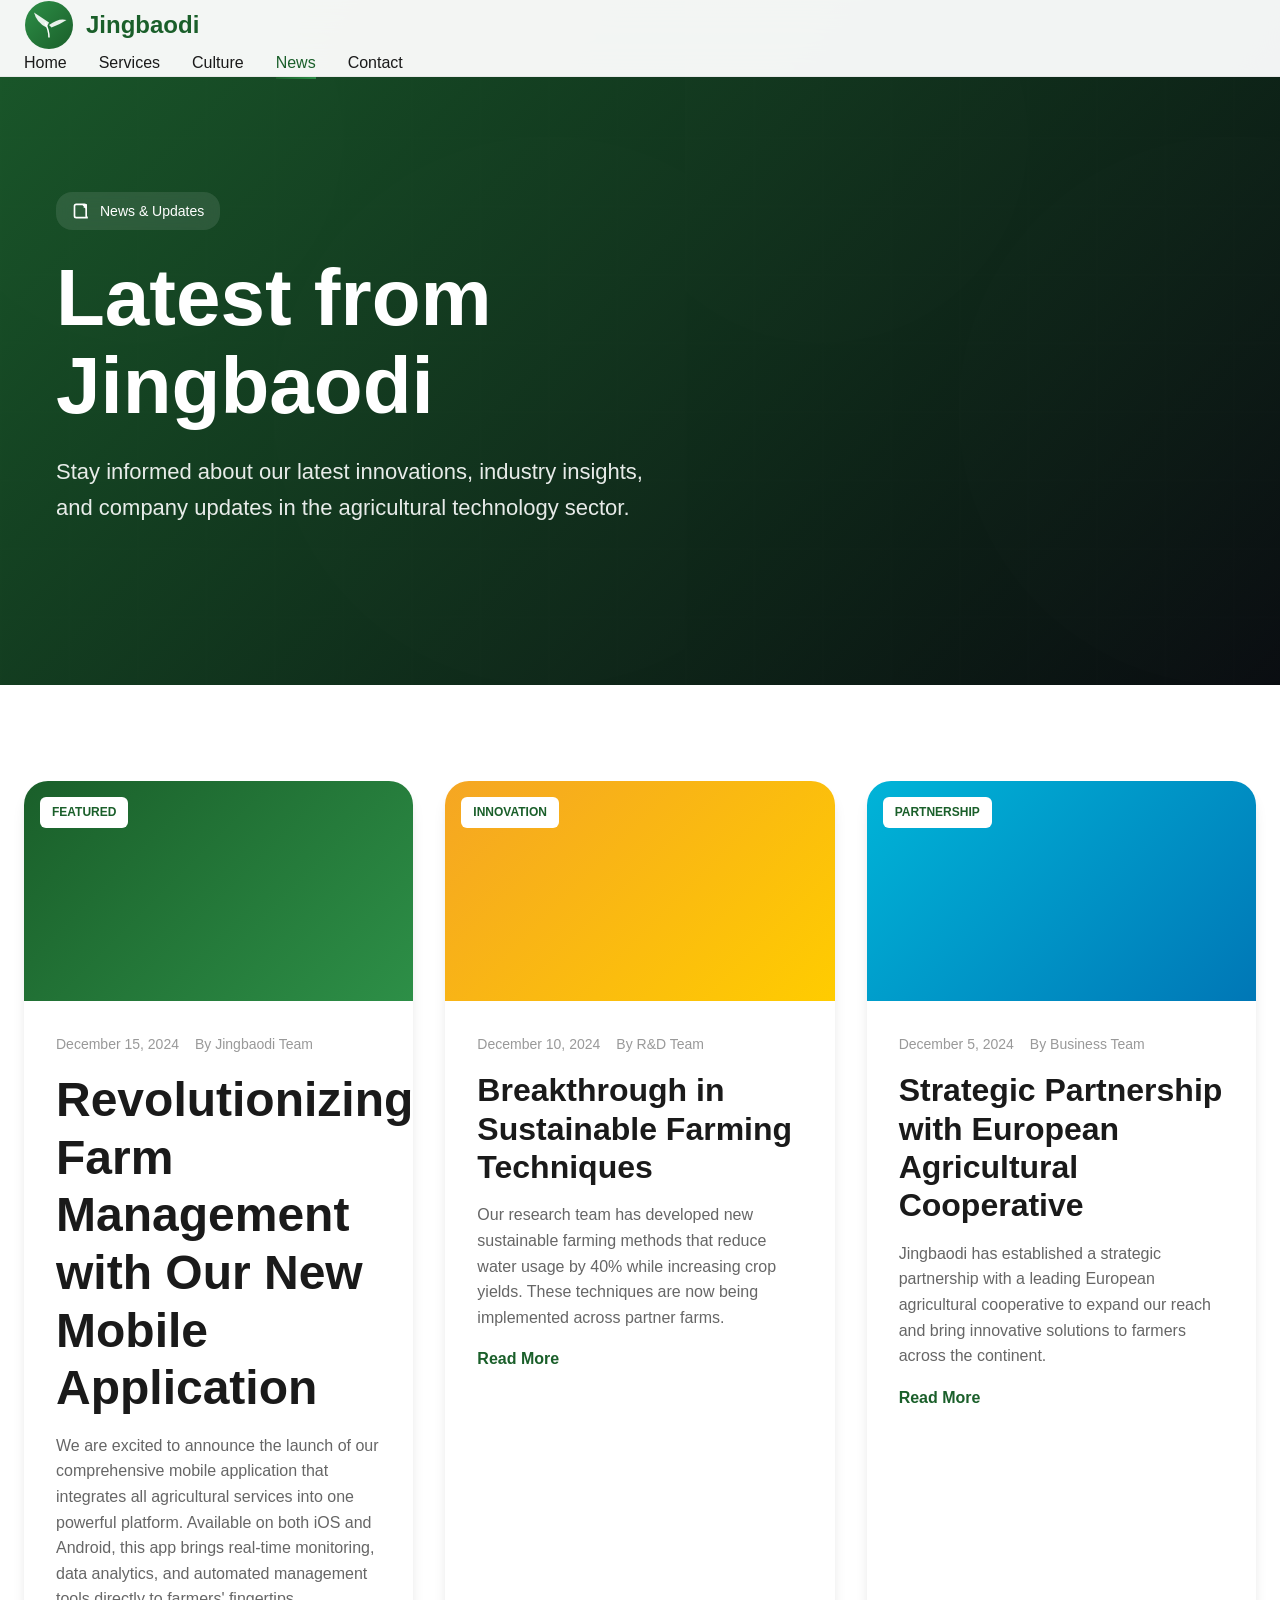
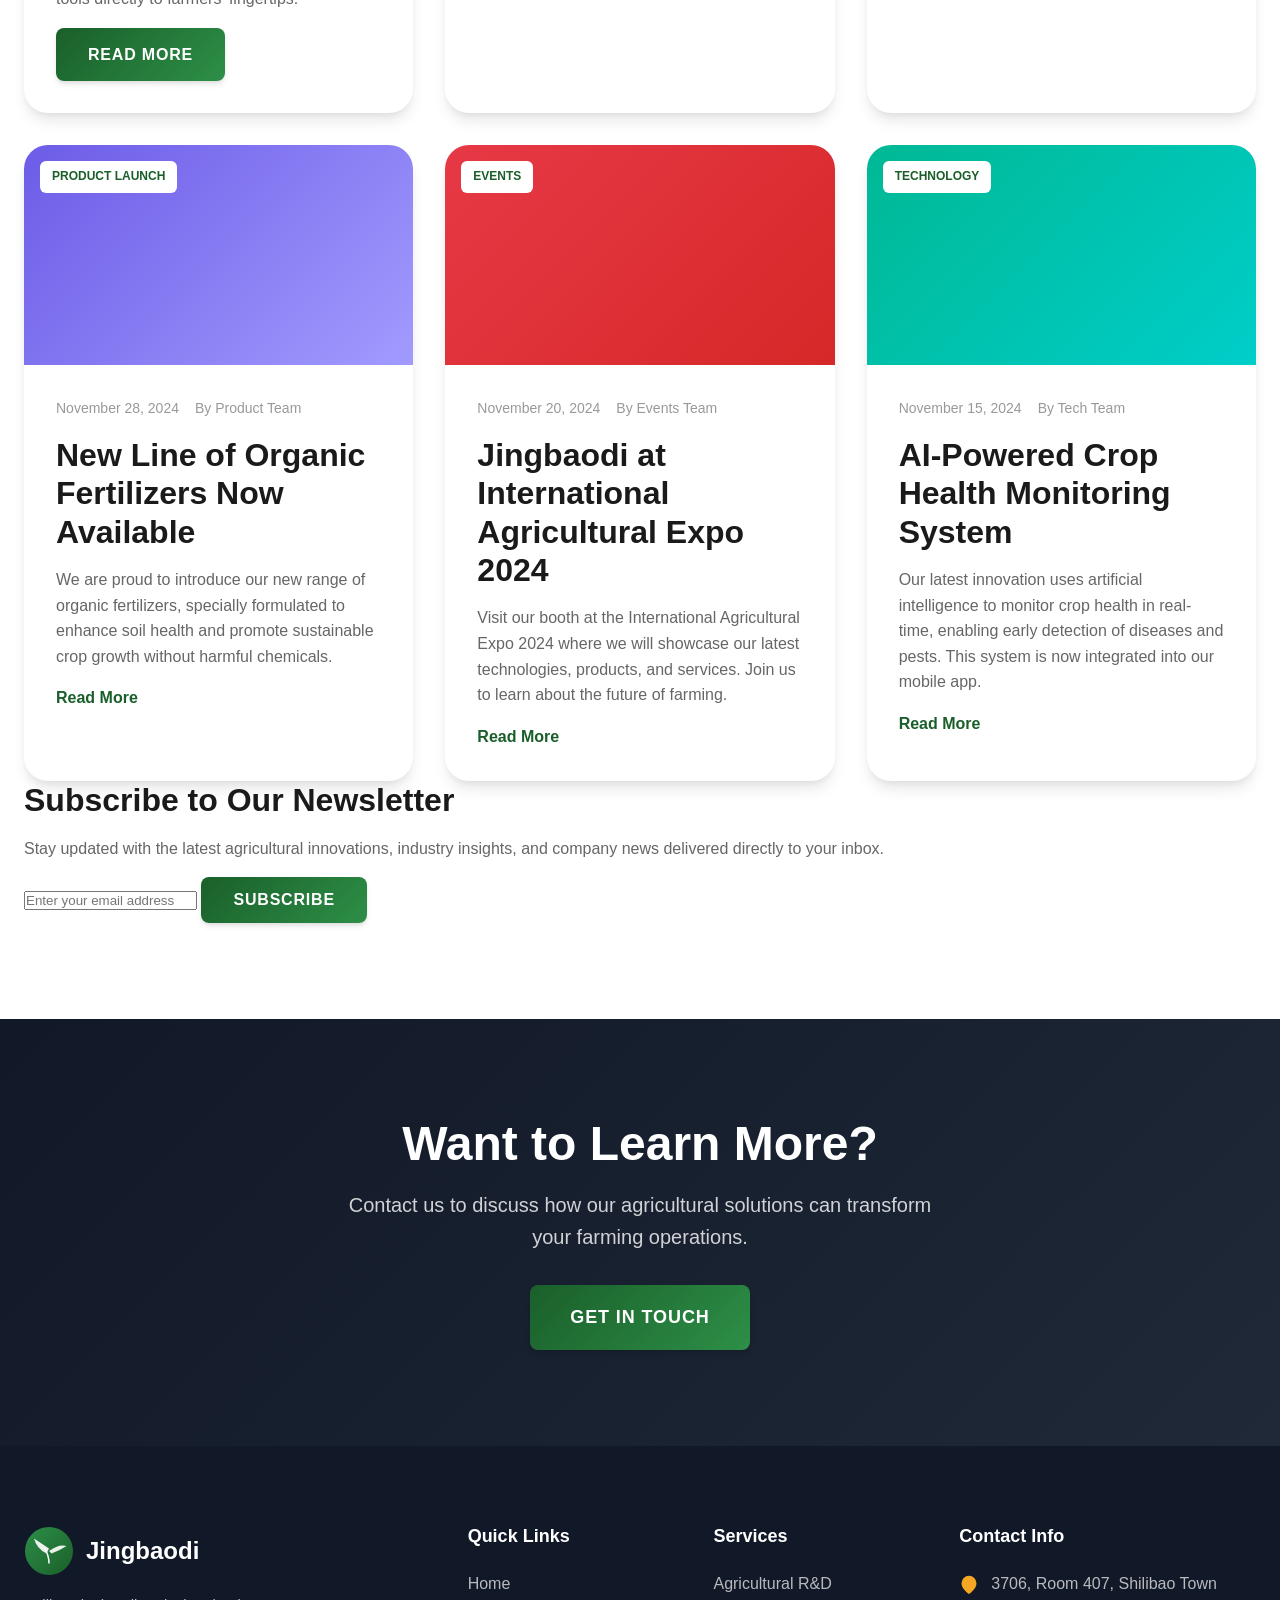
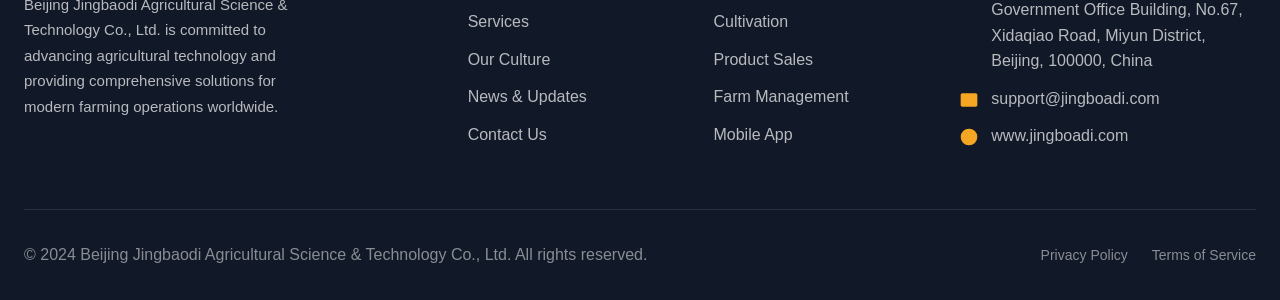
<file: news.html>
<!DOCTYPE html>
<html lang="en">
<head>
    <meta charset="UTF-8">
    <meta name="viewport" content="width=device-width, initial-scale=1.0">
    <meta name="description" content="Latest news and updates from Beijing Jingbaodi Agricultural Science & Technology - agricultural innovations, industry insights, and company announcements.">
    <meta name="robots" content="index, follow">
    <link rel="canonical" href="https://jingboadi.com/news.html">
    <link rel="icon" type="image/svg+xml" href="images/logo.svg">
    <title>News & Updates | Beijing Jingbaodi Agricultural Science & Technology Co., Ltd.</title>
    <link rel="stylesheet" href="css/main.css">
    <link rel="stylesheet" href="css/animations.css">
</head>
<body>
    <div class="loading"><div class="spinner"></div></div>

    <header class="header" id="header">
        <div class="container">
            <nav class="nav" role="navigation" aria-label="Main navigation">
                <a href="index.html" class="nav-logo">
                    <img src="images/logo.svg" alt="Jingbaodi Logo" width="50" height="50">
                    <span>Jingbaodi</span>
                </a>
                <ul class="nav-menu">
                    <li><a href="index.html" class="nav-link">Home</a></li>
                    <li><a href="services.html" class="nav-link">Services</a></li>
                    <li><a href="culture.html" class="nav-link">Culture</a></li>
                    <li><a href="news.html" class="nav-link active">News</a></li>
                    <li><a href="contact.html" class="nav-link">Contact</a></li>
                </ul>
                <button class="menu-toggle" aria-label="Toggle menu" aria-expanded="false">
                    <span></span><span></span><span></span>
                </button>
            </nav>
        </div>
    </header>

    <div class="mobile-menu">
        <ul class="mobile-menu-list">
            <li><a href="index.html" class="mobile-menu-link">Home</a></li>
            <li><a href="services.html" class="mobile-menu-link">Services</a></li>
            <li><a href="culture.html" class="mobile-menu-link">Culture</a></li>
            <li><a href="news.html" class="mobile-menu-link active">News</a></li>
            <li><a href="contact.html" class="mobile-menu-link">Contact</a></li>
        </ul>
    </div>

    <section class="page-hero">
        <div class="hero-bg"></div>
        <div class="hero-overlay"></div>
        <div class="container">
            <div class="hero-content">
                <div class="hero-badge">
                    <svg width="20" height="20" viewBox="0 0 24 24" fill="none" stroke="currentColor" stroke-width="2">
                        <path d="M19 20H5a2 2 0 0 1-2-2V6a2 2 0 0 1 2-2h10a2 2 0 0 1 2 2v1m2 13a2 2 0 0 1-2-2V9a2 2 0 0 0-2-2h-1"/>
                        <polyline points="17 9 17 5 13 5"/>
                    </svg>
                    <span>News & Updates</span>
                </div>
                <h1 class="hero-title">Latest from Jingbaodi</h1>
                <p class="hero-description">Stay informed about our latest innovations, industry insights, and company updates in the agricultural technology sector.</p>
            </div>
        </div>
    </section>

    <section class="section">
        <div class="container">
            <div class="news-grid">
                <article class="news-card featured scroll-animate">
                    <div class="news-image" style="background: linear-gradient(135deg, #1a5f2a, #2d8f47);">
                        <div class="news-category">Featured</div>
                    </div>
                    <div class="news-content">
                        <div class="news-meta">
                            <span class="news-date">December 15, 2024</span>
                            <span class="news-author">By Jingbaodi Team</span>
                        </div>
                        <h2>Revolutionizing Farm Management with Our New Mobile Application</h2>
                        <p>We are excited to announce the launch of our comprehensive mobile application that integrates all agricultural services into one powerful platform. Available on both iOS and Android, this app brings real-time monitoring, data analytics, and automated management tools directly to farmers' fingertips.</p>
                        <a href="#" class="btn btn-primary">Read More</a>
                    </div>
                </article>

                <article class="news-card scroll-animate">
                    <div class="news-image" style="background: linear-gradient(135deg, #f5a623, #ffcc00);">
                        <div class="news-category">Innovation</div>
                    </div>
                    <div class="news-content">
                        <div class="news-meta">
                            <span class="news-date">December 10, 2024</span>
                            <span class="news-author">By R&D Team</span>
                        </div>
                        <h3>Breakthrough in Sustainable Farming Techniques</h3>
                        <p>Our research team has developed new sustainable farming methods that reduce water usage by 40% while increasing crop yields. These techniques are now being implemented across partner farms.</p>
                        <a href="#" class="news-link">Read More</a>
                    </div>
                </article>

                <article class="news-card scroll-animate">
                    <div class="news-image" style="background: linear-gradient(135deg, #00b4d8, #0077b6);">
                        <div class="news-category">Partnership</div>
                    </div>
                    <div class="news-content">
                        <div class="news-meta">
                            <span class="news-date">December 5, 2024</span>
                            <span class="news-author">By Business Team</span>
                        </div>
                        <h3>Strategic Partnership with European Agricultural Cooperative</h3>
                        <p>Jingbaodi has established a strategic partnership with a leading European agricultural cooperative to expand our reach and bring innovative solutions to farmers across the continent.</p>
                        <a href="#" class="news-link">Read More</a>
                    </div>
                </article>

                <article class="news-card scroll-animate">
                    <div class="news-image" style="background: linear-gradient(135deg, #6c5ce7, #a29bfe);">
                        <div class="news-category">Product Launch</div>
                    </div>
                    <div class="news-content">
                        <div class="news-meta">
                            <span class="news-date">November 28, 2024</span>
                            <span class="news-author">By Product Team</span>
                        </div>
                        <h3>New Line of Organic Fertilizers Now Available</h3>
                        <p>We are proud to introduce our new range of organic fertilizers, specially formulated to enhance soil health and promote sustainable crop growth without harmful chemicals.</p>
                        <a href="#" class="news-link">Read More</a>
                    </div>
                </article>

                <article class="news-card scroll-animate">
                    <div class="news-image" style="background: linear-gradient(135deg, #e63946, #d62828);">
                        <div class="news-category">Events</div>
                    </div>
                    <div class="news-content">
                        <div class="news-meta">
                            <span class="news-date">November 20, 2024</span>
                            <span class="news-author">By Events Team</span>
                        </div>
                        <h3>Jingbaodi at International Agricultural Expo 2024</h3>
                        <p>Visit our booth at the International Agricultural Expo 2024 where we will showcase our latest technologies, products, and services. Join us to learn about the future of farming.</p>
                        <a href="#" class="news-link">Read More</a>
                    </div>
                </article>

                <article class="news-card scroll-animate">
                    <div class="news-image" style="background: linear-gradient(135deg, #00b894, #00cec9);">
                        <div class="news-category">Technology</div>
                    </div>
                    <div class="news-content">
                        <div class="news-meta">
                            <span class="news-date">November 15, 2024</span>
                            <span class="news-author">By Tech Team</span>
                        </div>
                        <h3>AI-Powered Crop Health Monitoring System</h3>
                        <p>Our latest innovation uses artificial intelligence to monitor crop health in real-time, enabling early detection of diseases and pests. This system is now integrated into our mobile app.</p>
                        <a href="#" class="news-link">Read More</a>
                    </div>
                </article>
            </div>

            <div class="newsletter-section scroll-animate">
                <div class="newsletter-content">
                    <h3>Subscribe to Our Newsletter</h3>
                    <p>Stay updated with the latest agricultural innovations, industry insights, and company news delivered directly to your inbox.</p>
                    <form class="newsletter-form" data-validate>
                        <input type="email" placeholder="Enter your email address" required>
                        <button type="submit" class="btn btn-primary">Subscribe</button>
                    </form>
                </div>
            </div>
        </div>
    </section>

    <section class="section cta-section">
        <div class="container">
            <div class="cta-content scroll-animate">
                <h2 class="cta-title">Want to Learn More?</h2>
                <p class="cta-description">Contact us to discuss how our agricultural solutions can transform your farming operations.</p>
                <a href="contact.html" class="btn btn-primary btn-lg">Get in Touch</a>
            </div>
        </div>
    </section>

    <footer class="footer">
        <div class="container">
            <div class="footer-grid">
                <div class="footer-brand">
                    <div class="footer-logo">
                        <img src="images/logo.svg" alt="Jingbaodi Logo" width="50" height="50">
                        <span>Jingbaodi</span>
                    </div>
                    <p class="footer-description">Beijing Jingbaodi Agricultural Science & Technology Co., Ltd. is committed to advancing agricultural technology and providing comprehensive solutions for modern farming operations worldwide.</p>
                </div>
                <div>
                    <h3 class="footer-title">Quick Links</h3>
                    <ul class="footer-links">
                        <li><a href="index.html">Home</a></li>
                        <li><a href="services.html">Services</a></li>
                        <li><a href="culture.html">Our Culture</a></li>
                        <li><a href="news.html">News & Updates</a></li>
                        <li><a href="contact.html">Contact Us</a></li>
                    </ul>
                </div>
                <div>
                    <h3 class="footer-title">Services</h3>
                    <ul class="footer-links">
                        <li><a href="services.html">Agricultural R&D</a></li>
                        <li><a href="services.html">Cultivation</a></li>
                        <li><a href="services.html">Product Sales</a></li>
                        <li><a href="services.html">Farm Management</a></li>
                        <li><a href="services.html">Mobile App</a></li>
                    </ul>
                </div>
                <div class="footer-contact">
                    <h3 class="footer-title">Contact Info</h3>
                    <p><svg viewBox="0 0 24 24"><path d="M21 10c0 7-9 13-9 13s-9-6-9-13a9 9 0 0 1 18 0z"/><circle cx="12" cy="10" r="3"/></svg><span>3706, Room 407, Shilibao Town Government Office Building, No.67, Xidaqiao Road, Miyun District, Beijing, 100000, China</span></p>
                    <p><svg viewBox="0 0 24 24"><path d="M4 4h16c1.1 0 2 .9 2 2v12c0 1.1-.9 2-2 2H4c-1.1 0-2-.9-2-2V6c0-1.1.9-2 2-2z"/><polyline points="22,6 12,13 2,6"/></svg><span>support@jingboadi.com</span></p>
                    <p><svg viewBox="0 0 24 24"><circle cx="12" cy="12" r="10"/><line x1="2" y1="12" x2="22" y2="12"/><path d="M12 2a15.3 15.3 0 0 1 4 10 15.3 15.3 0 0 1-4 10 15.3 15.3 0 0 1-4-10 15.3 15.3 0 0 1 4-10z"/></svg><span>www.jingboadi.com</span></p>
                </div>
            </div>
            <div class="footer-bottom">
                <p>&copy; 2024 Beijing Jingbaodi Agricultural Science & Technology Co., Ltd. All rights reserved.</p>
                <div class="footer-legal">
                    <a href="privacy-policy.html">Privacy Policy</a>
                    <a href="terms-of-service.html">Terms of Service</a>
                </div>
            </div>
        </div>
    </footer>

    <button class="back-to-top" aria-label="Back to top">
        <svg viewBox="0 0 24 24"><path d="M18 15l-6-6-6 6"/></svg>
    </button>

    <script src="js/main.js"></script>
</body>
</html>
</file>
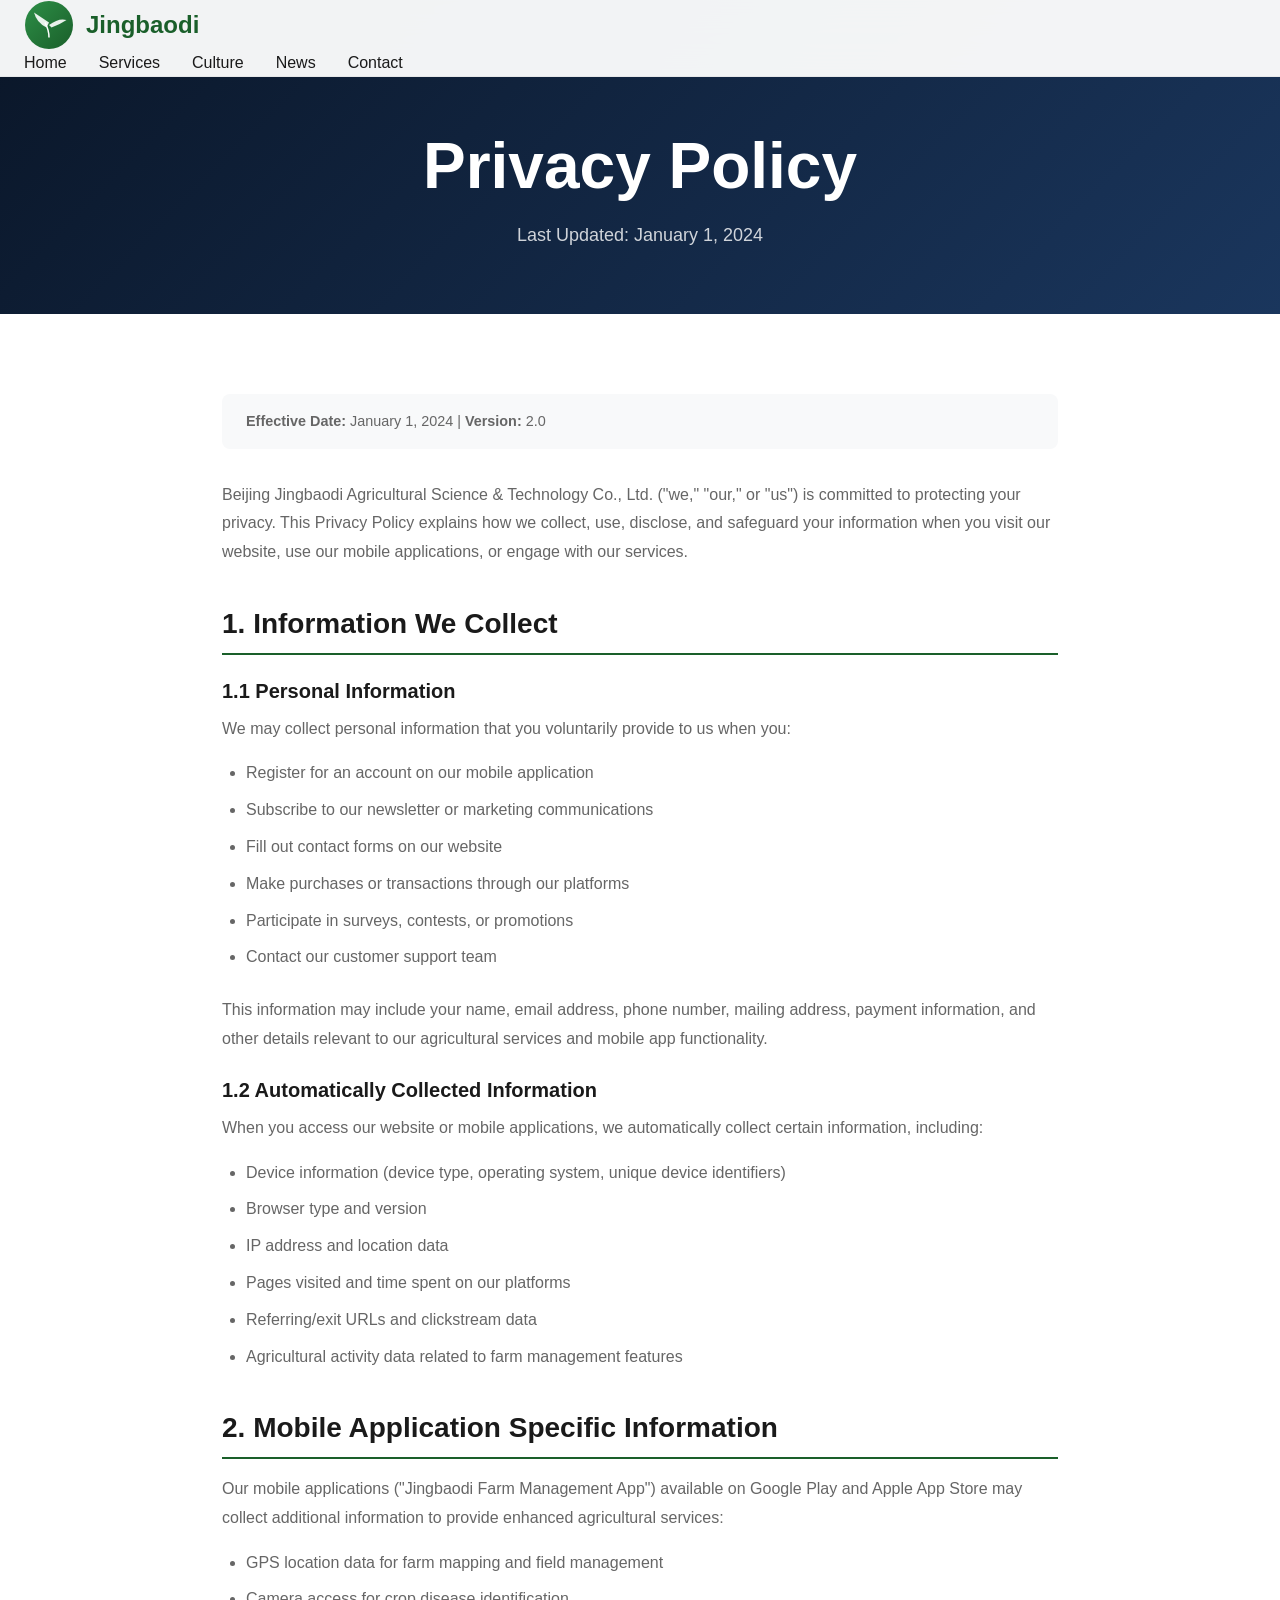
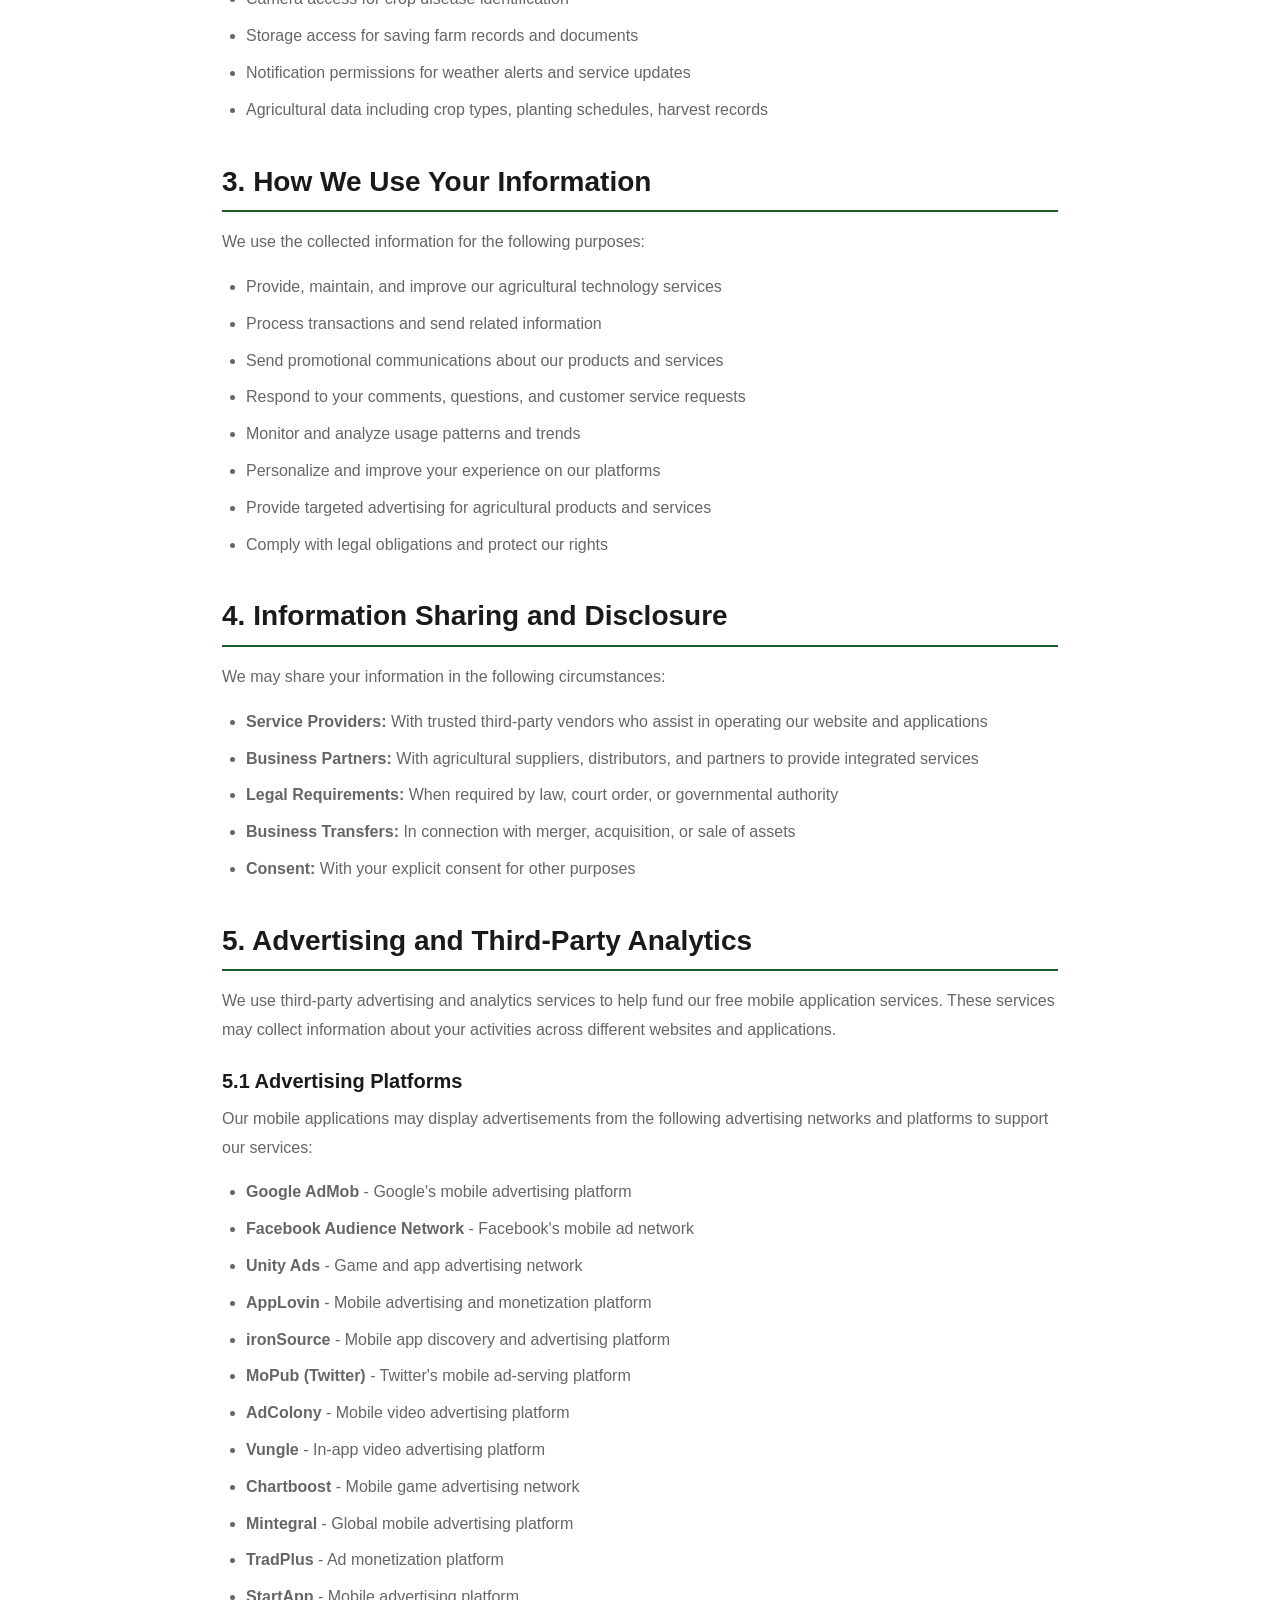
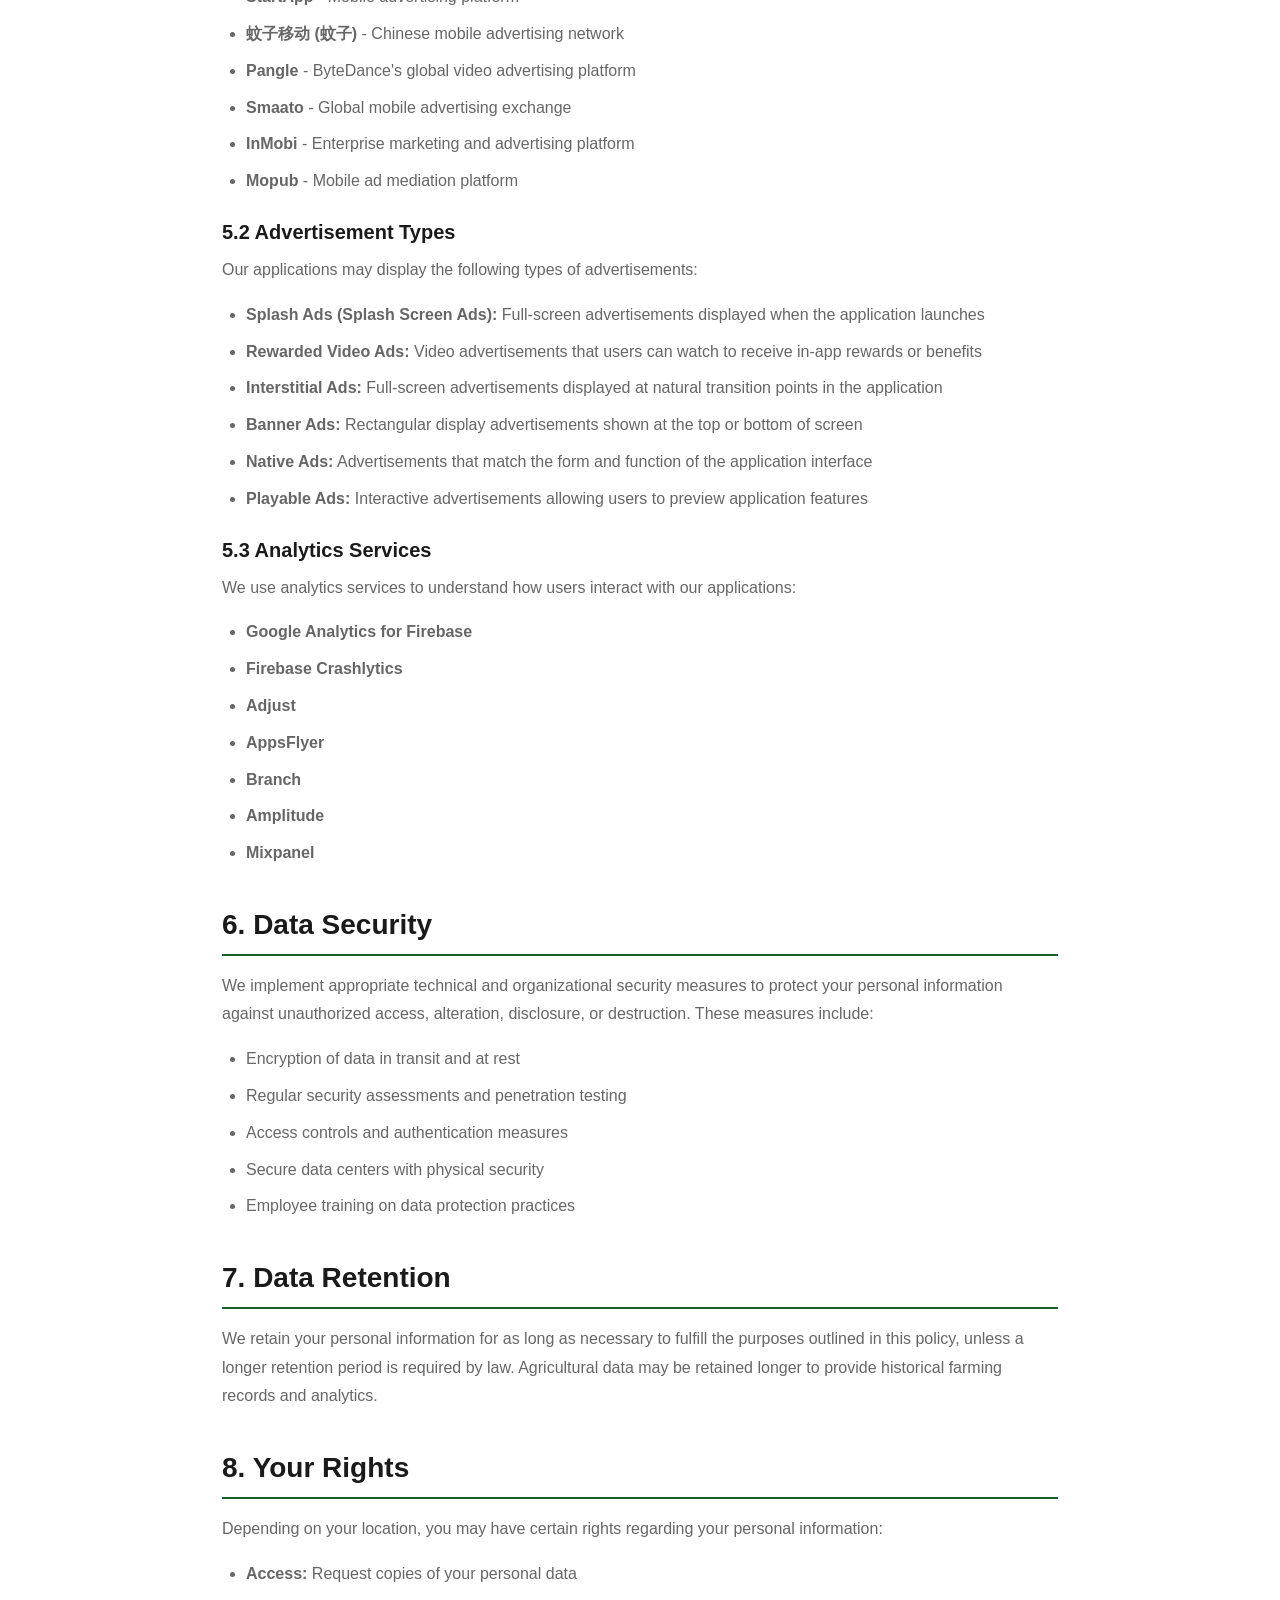
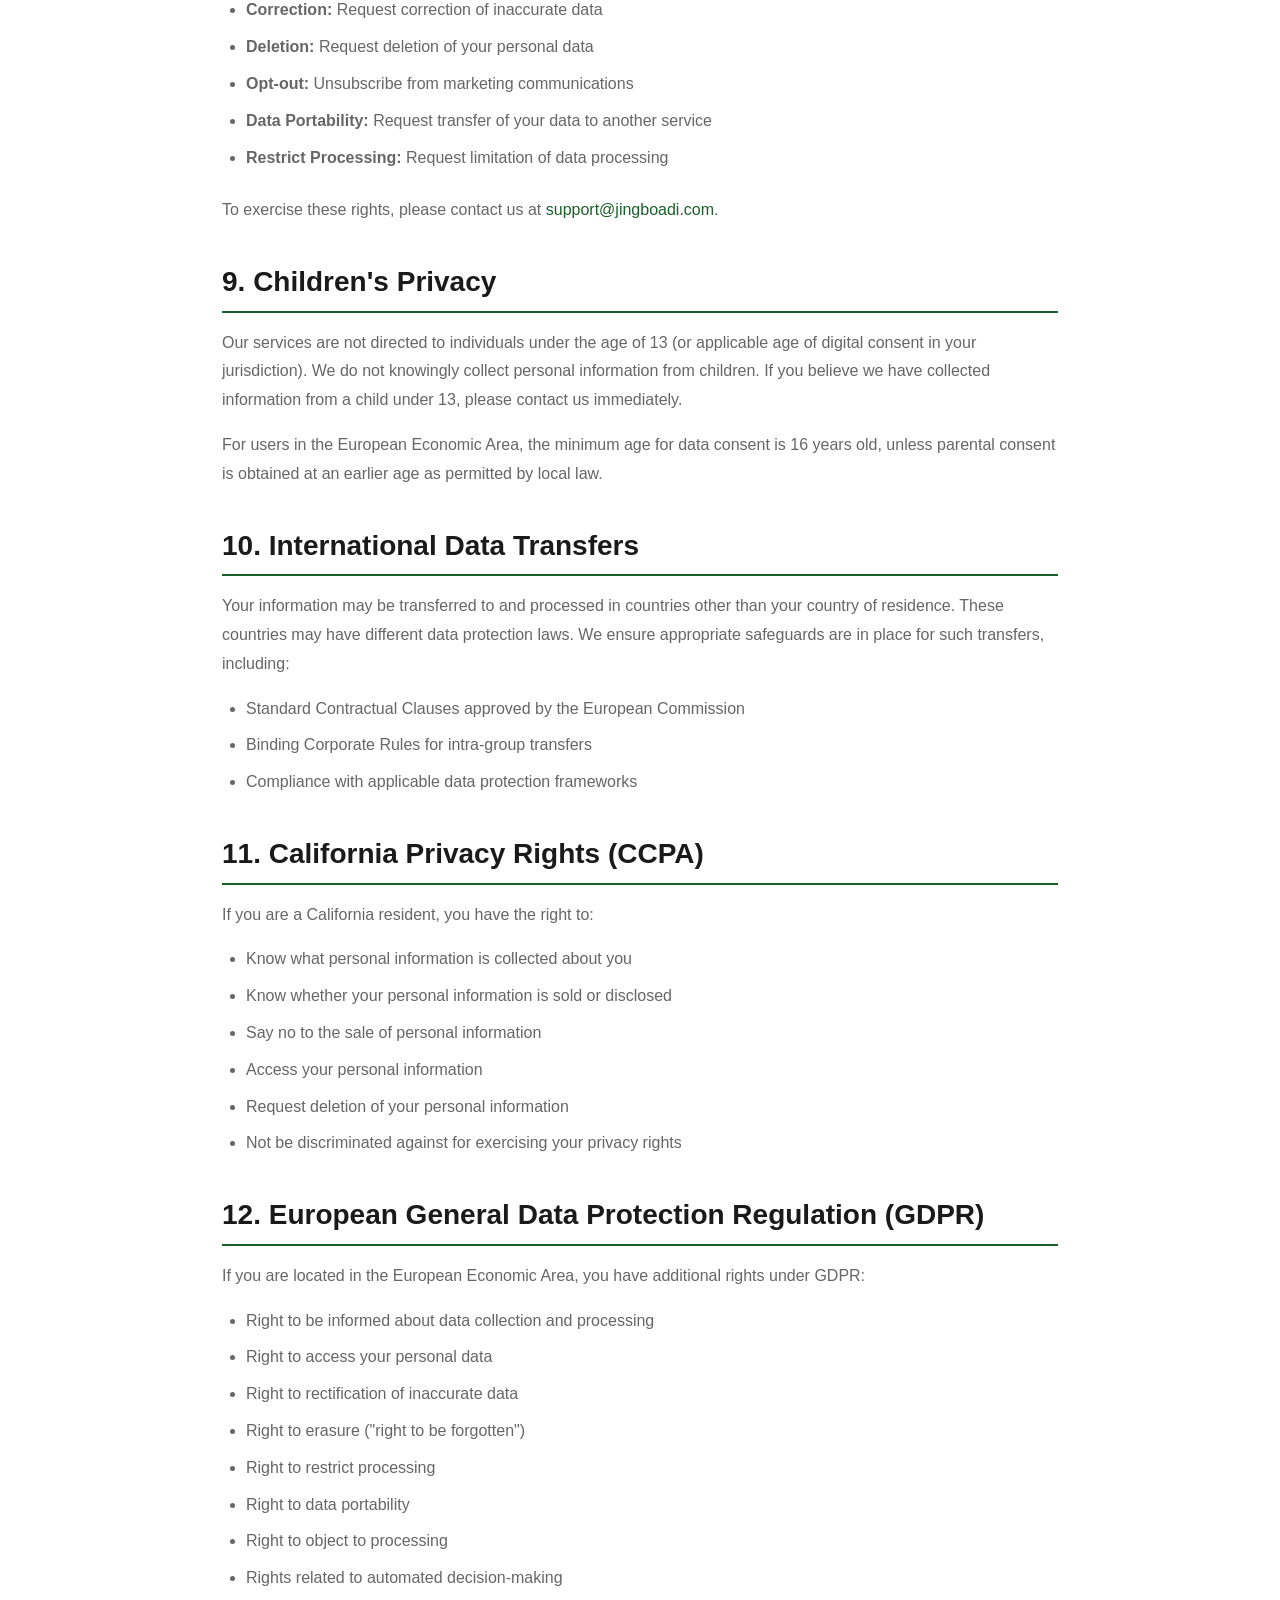
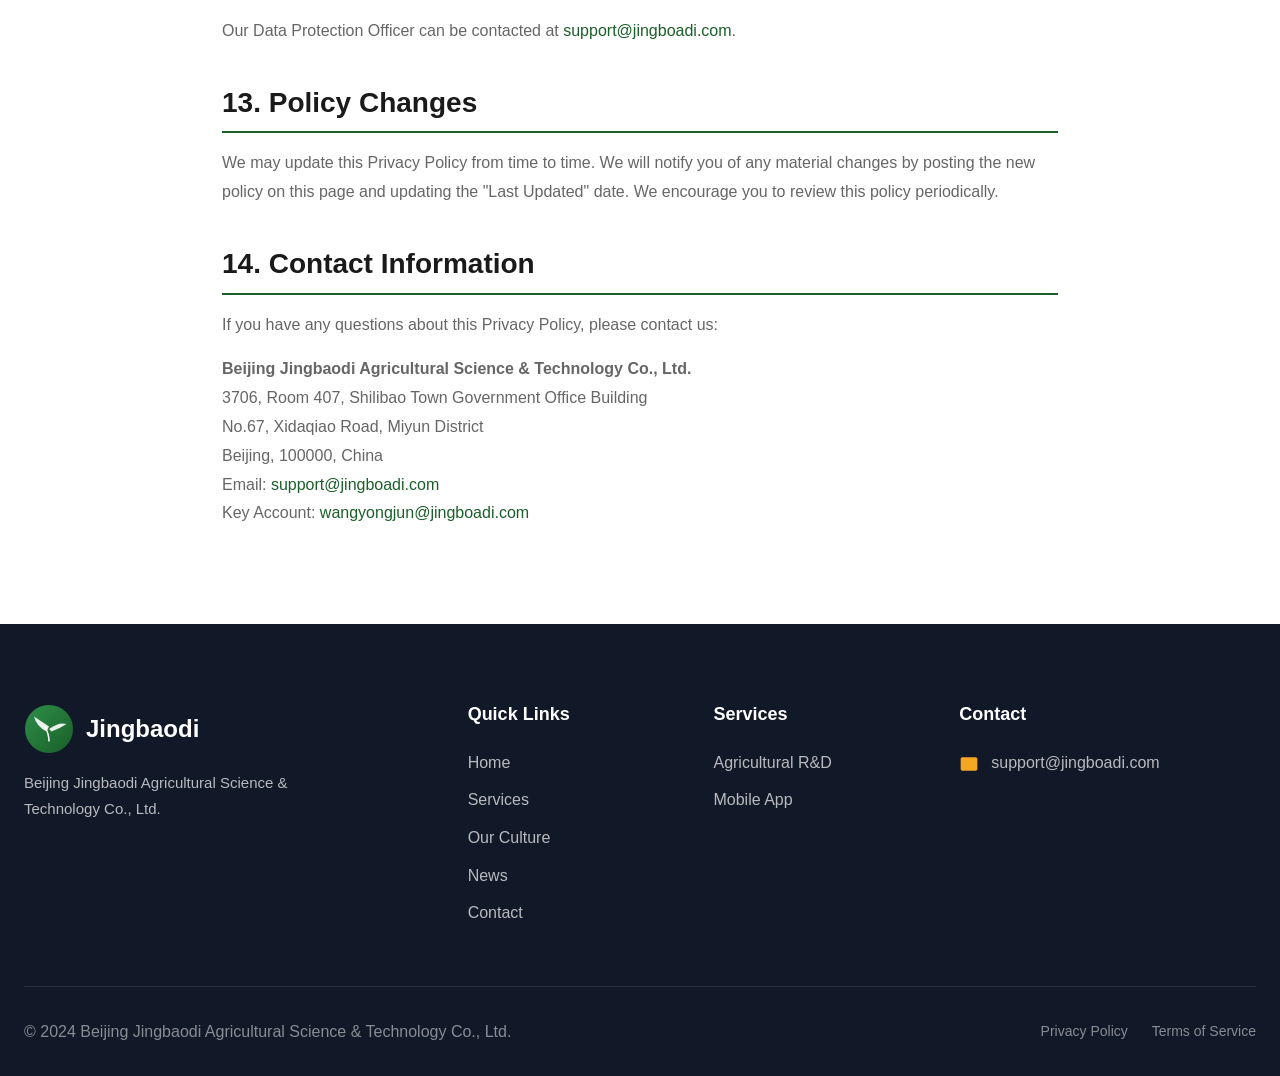
<file: privacy-policy.html>
﻿<!DOCTYPE html>
<html lang="en">
<head>
    <meta charset="UTF-8">
    <meta name="viewport" content="width=device-width, initial-scale=1.0">
    <meta name="description" content="Privacy Policy - Beijing Jingbaodi Agricultural Science & Technology Co., Ltd. Learn how we collect, use, and protect your personal information.">
    <meta name="robots" content="index, follow">
    <link rel="canonical" href="https://jingboadi.com/privacy-policy.html">
    <link rel="icon" type="image/svg+xml" href="images/logo.svg">
    <title>Privacy Policy | Beijing Jingbaodi Agricultural Science & Technology Co., Ltd.</title>
    <link rel="stylesheet" href="css/main.css">
    <style>
        .policy-hero{position:relative;padding:8rem 0 4rem;background:linear-gradient(135deg,#0a1628 0%,#1a365d 100%);text-align:center}
        .policy-hero h1{font-size:clamp(2.5rem,5vw,4rem);color:#fff;font-weight:800;margin-bottom:1rem}
        .policy-hero p{color:rgba(255,255,255,0.8);font-size:1.125rem;max-width:600px;margin:0 auto}
        .policy-section{padding:5rem 0;background:#fff}
        .policy-container{max-width:900px;margin:0 auto;padding:0 2rem}
        .policy-content h2{font-size:1.75rem;color:#1a1a1a;margin:2.5rem 0 1rem;border-bottom:2px solid #1a5f2a;padding-bottom:0.75rem}
        .policy-content h3{font-size:1.25rem;color:#1a1a1a;margin:1.5rem 0 0.75rem}
        .policy-content p{color:#666;line-height:1.8;margin-bottom:1rem}
        .policy-content ul{margin:1rem 0 1.5rem 1.5rem;color:#666;line-height:1.8}
        .policy-content li{margin-bottom:0.5rem}
        .policy-content a{color:#1a5f2a;text-decoration:none}
        .policy-content a:hover{text-decoration:underline}
        .last-updated{background:#f8f9fa;padding:1rem 1.5rem;border-radius:8px;margin-bottom:2rem;font-size:0.9rem;color:#666}
    </style>
</head>
<body>
    <div class="loading"><div class="spinner"></div></div>
    <header class="header" id="header"><div class="container"><nav class="nav"><a href="index.html" class="nav-logo"><img src="images/logo.svg" alt="Jingbaodi Logo" width="50" height="50"><span>Jingbaodi</span></a><ul class="nav-menu"><li><a href="index.html" class="nav-link">Home</a></li><li><a href="services.html" class="nav-link">Services</a></li><li><a href="culture.html" class="nav-link">Culture</a></li><li><a href="news.html" class="nav-link">News</a></li><li><a href="contact.html" class="nav-link">Contact</a></li></ul><button class="menu-toggle"><span></span><span></span><span></span></button></nav></div></header>
    <div class="mobile-menu"><ul class="mobile-menu-list"><li><a href="index.html" class="mobile-menu-link">Home</a></li><li><a href="services.html" class="mobile-menu-link">Services</a></li><li><a href="culture.html" class="mobile-menu-link">Culture</a></li><li><a href="news.html" class="mobile-menu-link">News</a></li><li><a href="contact.html" class="mobile-menu-link">Contact</a></li></ul></div>
    <section class="policy-hero"><div class="container"><h1>Privacy Policy</h1><p>Last Updated: January 1, 2024</p></div></section>
    <section class="policy-section"><div class="policy-container"><div class="last-updated"><strong>Effective Date:</strong> January 1, 2024 | <strong>Version:</strong> 2.0</div>
    <div class="policy-content">
    <p>Beijing Jingbaodi Agricultural Science & Technology Co., Ltd. ("we," "our," or "us") is committed to protecting your privacy. This Privacy Policy explains how we collect, use, disclose, and safeguard your information when you visit our website, use our mobile applications, or engage with our services.</p>
    
    <h2>1. Information We Collect</h2>
    <h3>1.1 Personal Information</h3>
    <p>We may collect personal information that you voluntarily provide to us when you:</p>
    <ul>
        <li>Register for an account on our mobile application</li>
        <li>Subscribe to our newsletter or marketing communications</li>
        <li>Fill out contact forms on our website</li>
        <li>Make purchases or transactions through our platforms</li>
        <li>Participate in surveys, contests, or promotions</li>
        <li>Contact our customer support team</li>
    </ul>
    <p>This information may include your name, email address, phone number, mailing address, payment information, and other details relevant to our agricultural services and mobile app functionality.</p>
    
    <h3>1.2 Automatically Collected Information</h3>
    <p>When you access our website or mobile applications, we automatically collect certain information, including:</p>
    <ul>
        <li>Device information (device type, operating system, unique device identifiers)</li>
        <li>Browser type and version</li>
        <li>IP address and location data</li>
        <li>Pages visited and time spent on our platforms</li>
        <li>Referring/exit URLs and clickstream data</li>
        <li>Agricultural activity data related to farm management features</li>
    </ul>
    
    <h2>2. Mobile Application Specific Information</h2>
    <p>Our mobile applications ("Jingbaodi Farm Management App") available on Google Play and Apple App Store may collect additional information to provide enhanced agricultural services:</p>
    <ul>
        <li>GPS location data for farm mapping and field management</li>
        <li>Camera access for crop disease identification</li>
        <li>Storage access for saving farm records and documents</li>
        <li>Notification permissions for weather alerts and service updates</li>
        <li>Agricultural data including crop types, planting schedules, harvest records</li>
    </ul>
    
    <h2>3. How We Use Your Information</h2>
    <p>We use the collected information for the following purposes:</p>
    <ul>
        <li>Provide, maintain, and improve our agricultural technology services</li>
        <li>Process transactions and send related information</li>
        <li>Send promotional communications about our products and services</li>
        <li>Respond to your comments, questions, and customer service requests</li>
        <li>Monitor and analyze usage patterns and trends</li>
        <li>Personalize and improve your experience on our platforms</li>
        <li>Provide targeted advertising for agricultural products and services</li>
        <li>Comply with legal obligations and protect our rights</li>
    </ul>
    
    <h2>4. Information Sharing and Disclosure</h2>
    <p>We may share your information in the following circumstances:</p>
    <ul>
        <li><strong>Service Providers:</strong> With trusted third-party vendors who assist in operating our website and applications</li>
        <li><strong>Business Partners:</strong> With agricultural suppliers, distributors, and partners to provide integrated services</li>
        <li><strong>Legal Requirements:</strong> When required by law, court order, or governmental authority</li>
        <li><strong>Business Transfers:</strong> In connection with merger, acquisition, or sale of assets</li>
        <li><strong>Consent:</strong> With your explicit consent for other purposes</li>
    </ul>
    
    <h2>5. Advertising and Third-Party Analytics</h2>
    <p>We use third-party advertising and analytics services to help fund our free mobile application services. These services may collect information about your activities across different websites and applications.</p>
    
    <h3>5.1 Advertising Platforms</h3>
    <p>Our mobile applications may display advertisements from the following advertising networks and platforms to support our services:</p>
    <ul>
        <li><strong>Google AdMob</strong> - Google's mobile advertising platform</li>
        <li><strong>Facebook Audience Network</strong> - Facebook's mobile ad network</li>
        <li><strong>Unity Ads</strong> - Game and app advertising network</li>
        <li><strong>AppLovin</strong> - Mobile advertising and monetization platform</li>
        <li><strong>ironSource</strong> - Mobile app discovery and advertising platform</li>
        <li><strong>MoPub (Twitter)</strong> - Twitter's mobile ad-serving platform</li>
        <li><strong>AdColony</strong> - Mobile video advertising platform</li>
        <li><strong>Vungle</strong> - In-app video advertising platform</li>
        <li><strong>Chartboost</strong> - Mobile game advertising network</li>
        <li><strong>Mintegral</strong> - Global mobile advertising platform</li>
        <li><strong>TradPlus</strong> - Ad monetization platform</li>
        <li><strong>StartApp</strong> - Mobile advertising platform</li>
        <li><strong>蚊子移动 (蚊子)</strong> - Chinese mobile advertising network</li>
        <li><strong>Pangle</strong> - ByteDance's global video advertising platform</li>
        <li><strong>Smaato</strong> - Global mobile advertising exchange</li>
        <li><strong>InMobi</strong> - Enterprise marketing and advertising platform</li>
        <li><strong>Mopub</strong> - Mobile ad mediation platform</li>
    </ul>
    
    <h3>5.2 Advertisement Types</h3>
    <p>Our applications may display the following types of advertisements:</p>
    <ul>
        <li><strong>Splash Ads (Splash Screen Ads):</strong> Full-screen advertisements displayed when the application launches</li>
        <li><strong>Rewarded Video Ads:</strong> Video advertisements that users can watch to receive in-app rewards or benefits</li>
        <li><strong>Interstitial Ads:</strong> Full-screen advertisements displayed at natural transition points in the application</li>
        <li><strong>Banner Ads:</strong> Rectangular display advertisements shown at the top or bottom of screen</li>
        <li><strong>Native Ads:</strong> Advertisements that match the form and function of the application interface</li>
        <li><strong>Playable Ads:</strong> Interactive advertisements allowing users to preview application features</li>
    </ul>
    
    <h3>5.3 Analytics Services</h3>
    <p>We use analytics services to understand how users interact with our applications:</p>
    <ul>
        <li><strong>Google Analytics for Firebase</strong></li>
        <li><strong>Firebase Crashlytics</strong></li>
        <li><strong>Adjust</strong></li>
        <li><strong>AppsFlyer</strong></li>
        <li><strong>Branch</strong></li>
        <li><strong>Amplitude</strong></li>
        <li><strong>Mixpanel</strong></li>
    </ul>
    
    <h2>6. Data Security</h2>
    <p>We implement appropriate technical and organizational security measures to protect your personal information against unauthorized access, alteration, disclosure, or destruction. These measures include:</p>
    <ul>
        <li>Encryption of data in transit and at rest</li>
        <li>Regular security assessments and penetration testing</li>
        <li>Access controls and authentication measures</li>
        <li>Secure data centers with physical security</li>
        <li>Employee training on data protection practices</li>
    </ul>
    
    <h2>7. Data Retention</h2>
    <p>We retain your personal information for as long as necessary to fulfill the purposes outlined in this policy, unless a longer retention period is required by law. Agricultural data may be retained longer to provide historical farming records and analytics.</p>
    
    <h2>8. Your Rights</h2>
    <p>Depending on your location, you may have certain rights regarding your personal information:</p>
    <ul>
        <li><strong>Access:</strong> Request copies of your personal data</li>
        <li><strong>Correction:</strong> Request correction of inaccurate data</li>
        <li><strong>Deletion:</strong> Request deletion of your personal data</li>
        <li><strong>Opt-out:</strong> Unsubscribe from marketing communications</li>
        <li><strong>Data Portability:</strong> Request transfer of your data to another service</li>
        <li><strong>Restrict Processing:</strong> Request limitation of data processing</li>
    </ul>
    <p>To exercise these rights, please contact us at <a href="mailto:support@jingboadi.com">support@jingboadi.com</a>.</p>
    
    <h2>9. Children's Privacy</h2>
    <p>Our services are not directed to individuals under the age of 13 (or applicable age of digital consent in your jurisdiction). We do not knowingly collect personal information from children. If you believe we have collected information from a child under 13, please contact us immediately.</p>
    <p>For users in the European Economic Area, the minimum age for data consent is 16 years old, unless parental consent is obtained at an earlier age as permitted by local law.</p>
    
    <h2>10. International Data Transfers</h2>
    <p>Your information may be transferred to and processed in countries other than your country of residence. These countries may have different data protection laws. We ensure appropriate safeguards are in place for such transfers, including:</p>
    <ul>
        <li>Standard Contractual Clauses approved by the European Commission</li>
        <li>Binding Corporate Rules for intra-group transfers</li>
        <li>Compliance with applicable data protection frameworks</li>
    </ul>
    
    <h2>11. California Privacy Rights (CCPA)</h2>
    <p>If you are a California resident, you have the right to:</p>
    <ul>
        <li>Know what personal information is collected about you</li>
        <li>Know whether your personal information is sold or disclosed</li>
        <li>Say no to the sale of personal information</li>
        <li>Access your personal information</li>
        <li>Request deletion of your personal information</li>
        <li>Not be discriminated against for exercising your privacy rights</li>
    </ul>
    
    <h2>12. European General Data Protection Regulation (GDPR)</h2>
    <p>If you are located in the European Economic Area, you have additional rights under GDPR:</p>
    <ul>
        <li>Right to be informed about data collection and processing</li>
        <li>Right to access your personal data</li>
        <li>Right to rectification of inaccurate data</li>
        <li>Right to erasure ("right to be forgotten")</li>
        <li>Right to restrict processing</li>
        <li>Right to data portability</li>
        <li>Right to object to processing</li>
        <li>Rights related to automated decision-making</li>
    </ul>
    <p>Our Data Protection Officer can be contacted at <a href="mailto:support@jingboadi.com">support@jingboadi.com</a>.</p>
    
    <h2>13. Policy Changes</h2>
    <p>We may update this Privacy Policy from time to time. We will notify you of any material changes by posting the new policy on this page and updating the "Last Updated" date. We encourage you to review this policy periodically.</p>
    
    <h2>14. Contact Information</h2>
    <p>If you have any questions about this Privacy Policy, please contact us:</p>
    <p><strong>Beijing Jingbaodi Agricultural Science & Technology Co., Ltd.</strong><br>
    3706, Room 407, Shilibao Town Government Office Building<br>
    No.67, Xidaqiao Road, Miyun District<br>
    Beijing, 100000, China<br>
    Email: <a href="mailto:support@jingboadi.com">support@jingboadi.com</a><br>
    Key Account: <a href="mailto:wangyongjun@jingboadi.com">wangyongjun@jingboadi.com</a></p>
    </div></div></section>
    <footer class="footer"><div class="container"><div class="footer-grid"><div class="footer-brand"><div class="footer-logo"><img src="images/logo.svg" alt="Jingbaodi Logo" width="50" height="50"><span>Jingbaodi</span></div><p class="footer-description">Beijing Jingbaodi Agricultural Science & Technology Co., Ltd.</p></div><div><h3 class="footer-title">Quick Links</h3><ul class="footer-links"><li><a href="index.html">Home</a></li><li><a href="services.html">Services</a></li><li><a href="culture.html">Our Culture</a></li><li><a href="news.html">News</a></li><li><a href="contact.html">Contact</a></li></ul></div><div><h3 class="footer-title">Services</h3><ul class="footer-links"><li><a href="services.html">Agricultural R&D</a></li><li><a href="services.html">Mobile App</a></li></ul></div><div class="footer-contact"><h3 class="footer-title">Contact</h3><p><svg viewBox="0 0 24 24"><path d="M4 4h16c1.1 0 2 .9 2 2v12c0 1.1-.9 2-2 2H4c-1.1 0-2-.9-2-2V6c0-1.1.9-2 2-2z"/><polyline points="22,6 12,13 2,6"/></svg><span>support@jingboadi.com</span></p></div></div><div class="footer-bottom"><p>&copy; 2024 Beijing Jingbaodi Agricultural Science & Technology Co., Ltd.</p><div class="footer-legal"><a href="privacy-policy.html">Privacy Policy</a><a href="terms-of-service.html">Terms of Service</a></div></div></div></footer>
    <script src="js/main.js"></script>
</body>
</html>
</file>
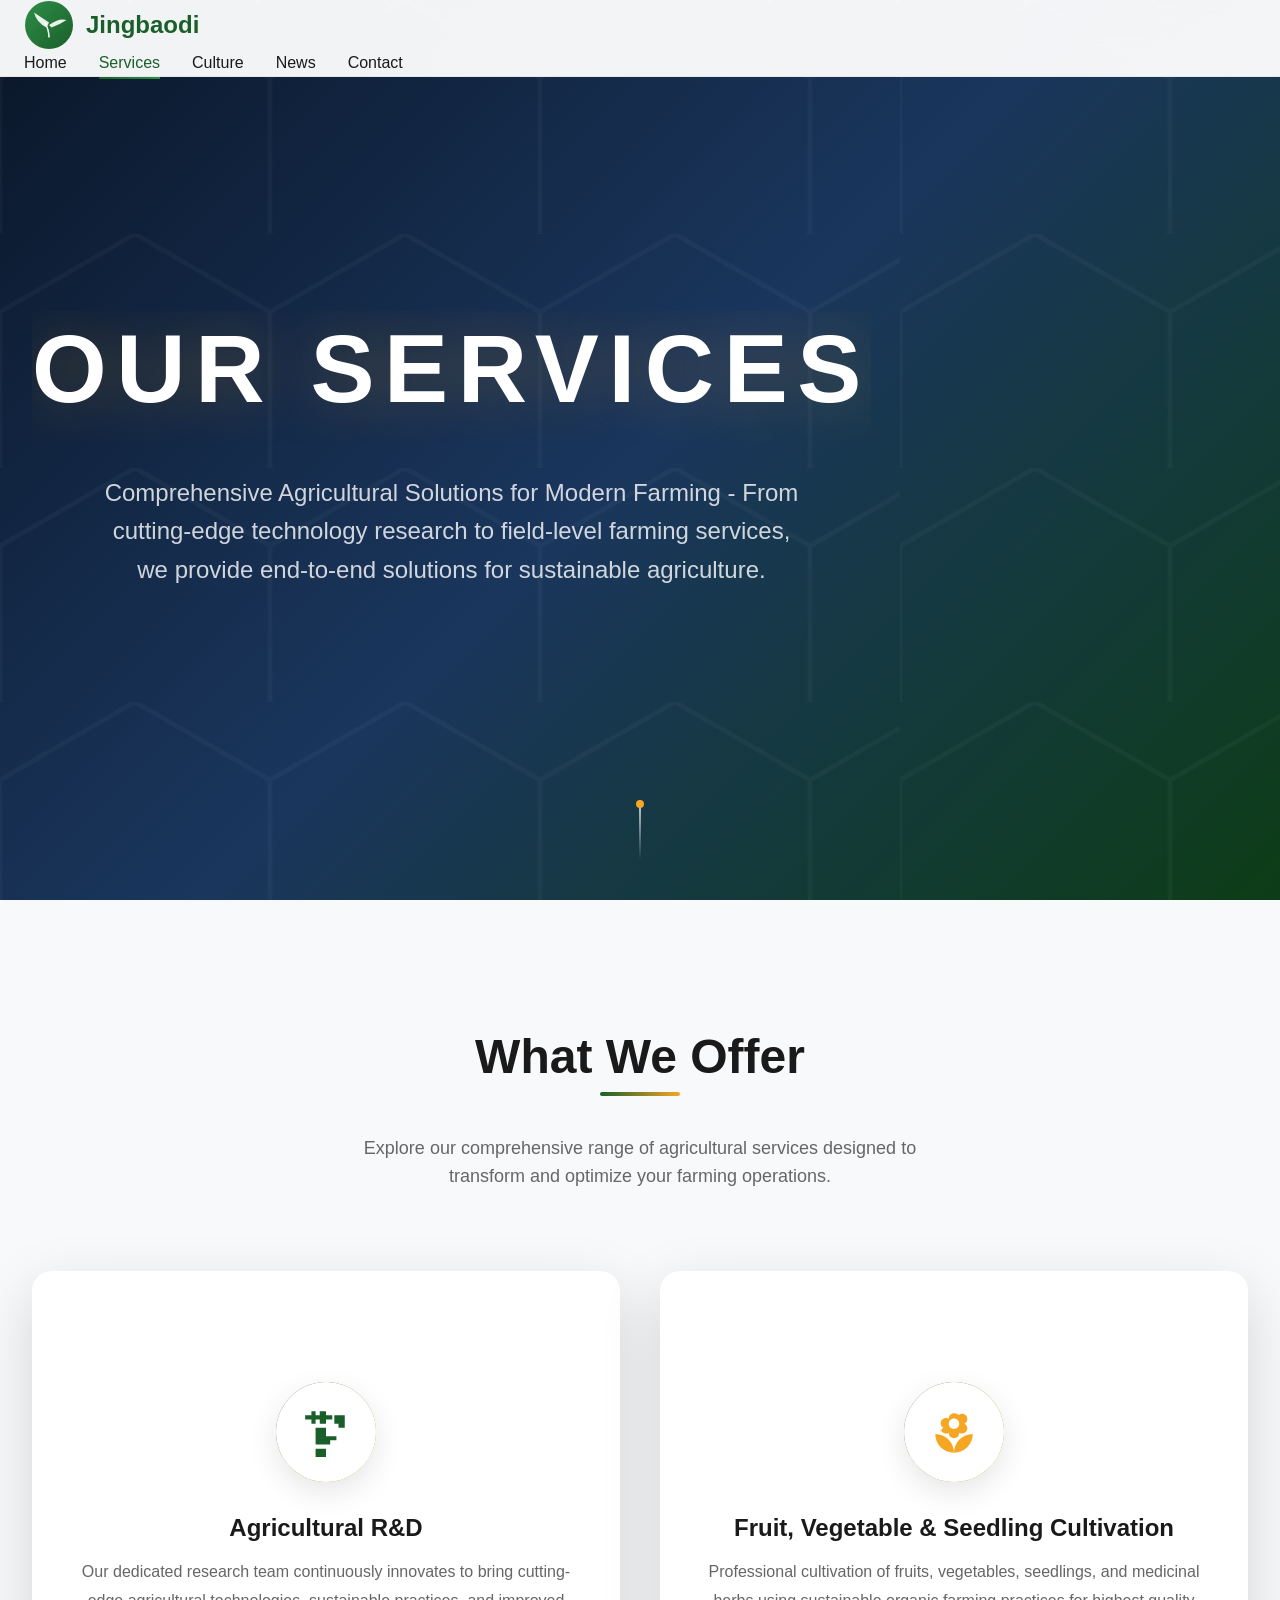
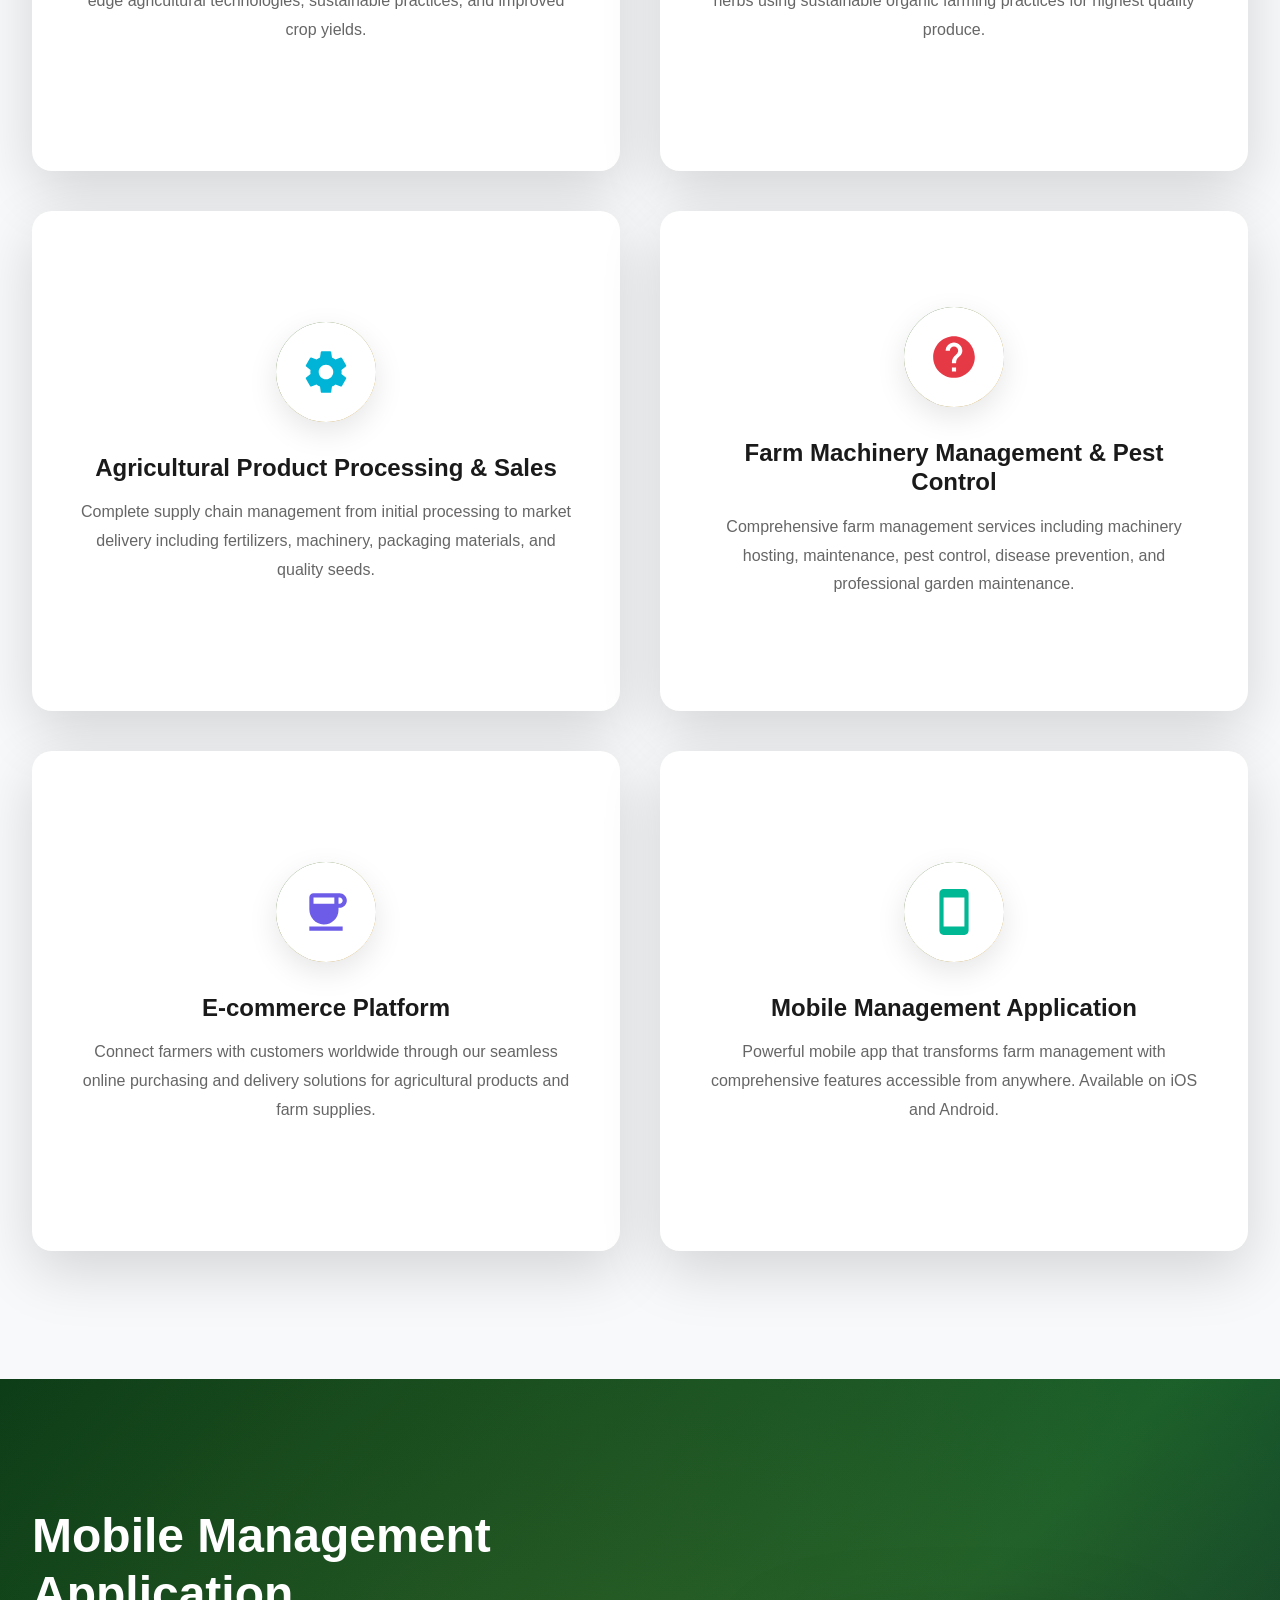
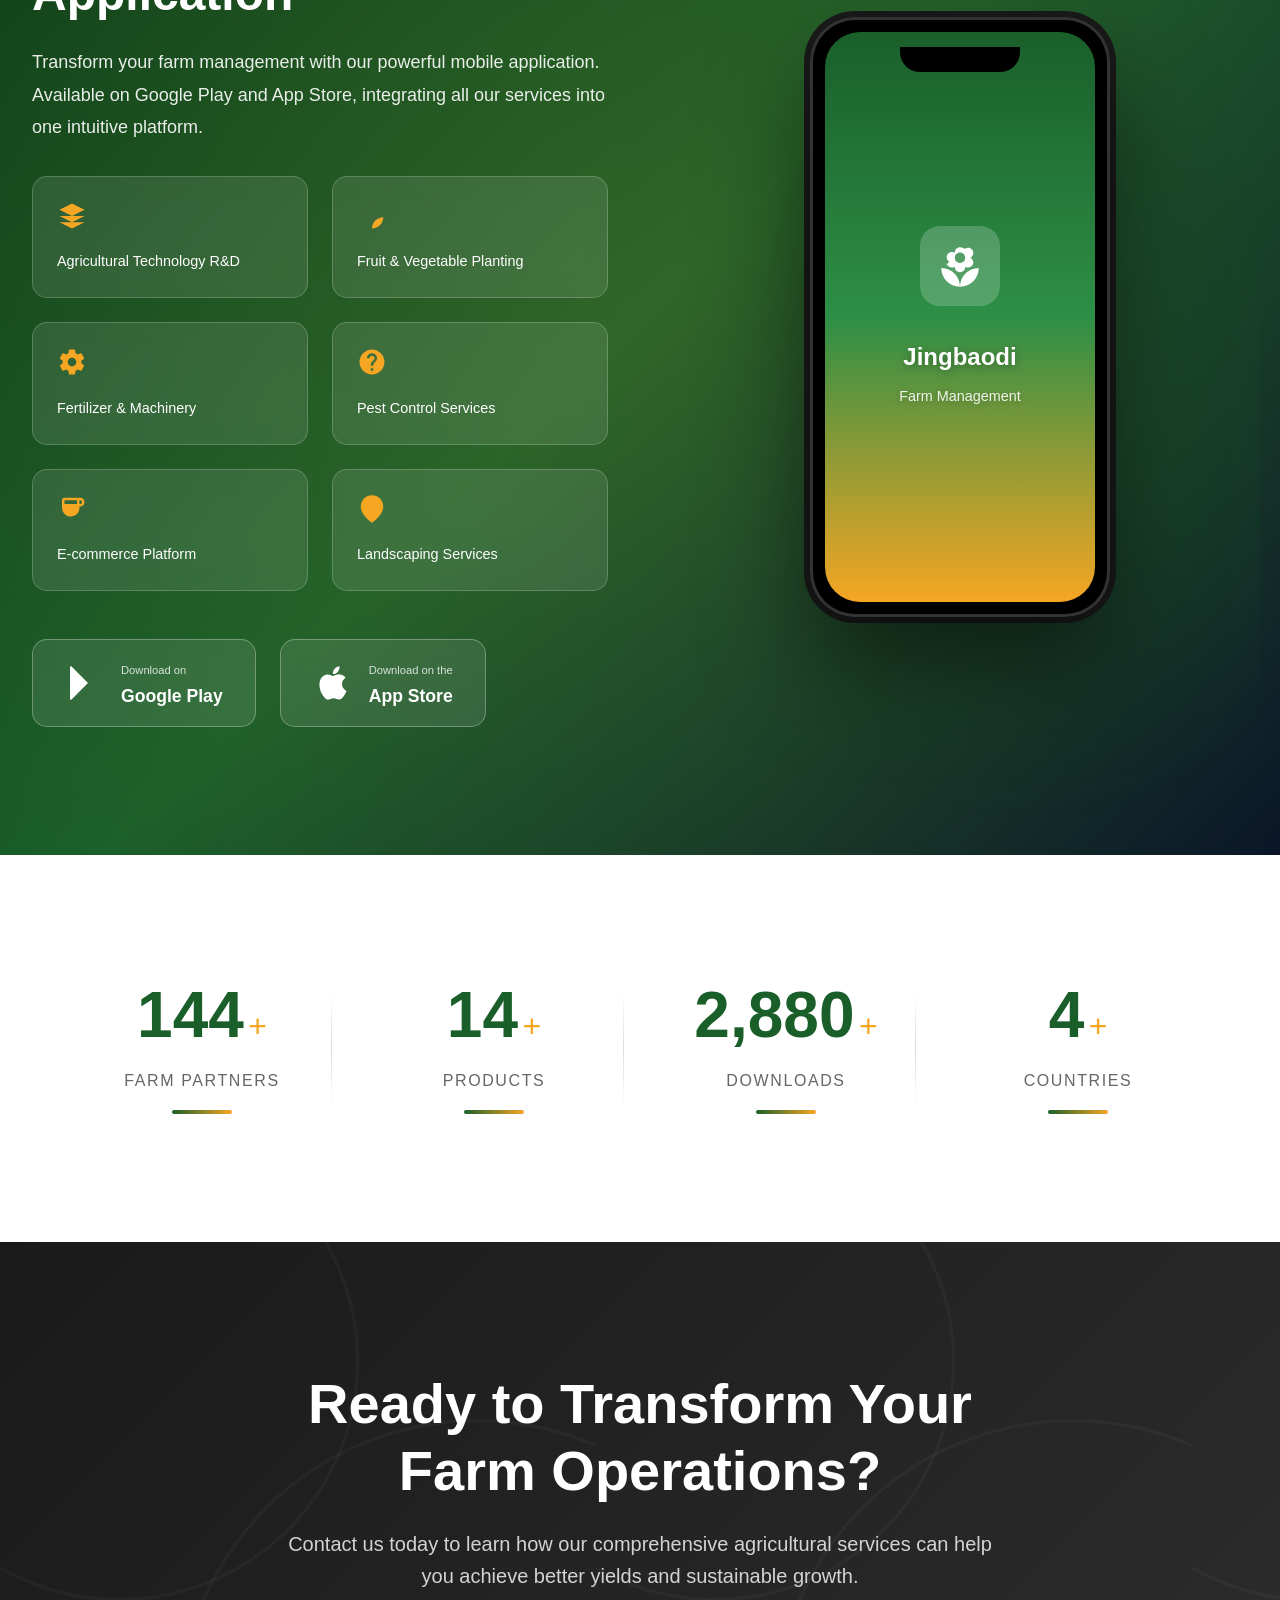
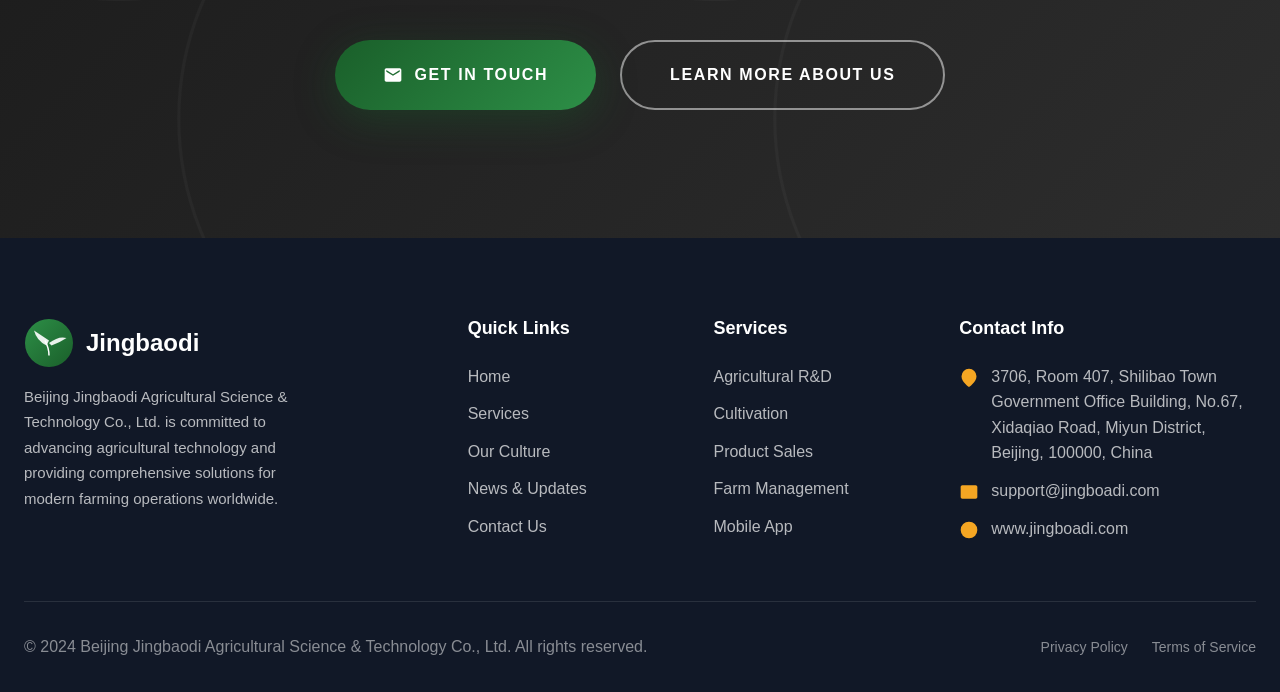
<file: services.html>
<!DOCTYPE html>
<html lang="en">
<head>
    <meta charset="UTF-8">
    <meta name="viewport" content="width=device-width, initial-scale=1.0">
    <meta name="description" content="Comprehensive agricultural services - Agricultural Technology R&D, Fruit & Vegetable Cultivation, Agricultural Products Sales, Farm Management, and Mobile Management App.">
    <meta name="robots" content="index, follow">
    <link rel="canonical" href="https://jingboadi.com/services.html">
    <link rel="icon" type="image/svg+xml" href="images/logo.svg">
    <title>Services | Beijing Jingbaodi Agricultural Science & Technology Co., Ltd.</title>
    <link rel="stylesheet" href="css/main.css">
    <link rel="stylesheet" href="css/animations.css">
    <style>
        /* Services Page Specific Styles */
        .services-hero {
            position: relative;
            min-height: 100vh;
            display: flex;
            align-items: center;
            overflow: hidden;
            background: linear-gradient(135deg, #0a1628 0%, #1a365d 50%, #0d3d17 100%);
        }

        .services-hero::before {
            content: '';
            position: absolute;
            top: 0;
            left: 0;
            right: 0;
            bottom: 0;
            background: url('data:image/svg+xml,<svg xmlns="http://www.w3.org/2000/svg" viewBox="0 0 100 100"><defs><pattern id="hex" width="30" height="26" patternUnits="userSpaceOnUse"><path d="M15 0l15 8.66v17.32L15 34.64 0 26V8.66z" fill="none" stroke="rgba(255,255,255,0.03)" stroke-width="0.5"/></pattern></defs><rect width="100" height="100" fill="url(%23hex)"/></svg>');
            animation: patternFloat 30s linear infinite;
        }

        @keyframes patternFloat {
            from { background-position: 0 0; }
            to { background-position: 100px 100px; }
        }

        .hero-particles {
            position: absolute;
            width: 100%;
            height: 100%;
            overflow: hidden;
        }

        .particle {
            position: absolute;
            width: 4px;
            height: 4px;
            background: rgba(245, 166, 35, 0.6);
            border-radius: 50%;
            animation: particleFloat 15s infinite;
        }

        @keyframes particleFloat {
            0%, 100% {
                transform: translateY(100vh) rotate(0deg);
                opacity: 0;
            }
            10% {
                opacity: 1;
            }
            90% {
                opacity: 1;
            }
            100% {
                transform: translateY(-100vh) rotate(720deg);
                opacity: 0;
            }
        }

        .hero-content-wrapper {
            position: relative;
            z-index: 2;
            text-align: center;
            padding: 2rem;
        }

        .hero-title-wrapper {
            overflow: hidden;
            margin-bottom: 2rem;
        }

        .hero-title-animated {
            display: inline-block;
            font-size: clamp(3rem, 8vw, 6rem);
            font-weight: 800;
            color: #fff;
            text-transform: uppercase;
            letter-spacing: 0.1em;
            animation: titleReveal 1.5s cubic-bezier(0.77, 0, 0.175, 1) forwards;
            text-shadow: 0 0 60px rgba(245, 166, 35, 0.3);
        }

        @keyframes titleReveal {
            from {
                transform: translateY(100%) skewY(10deg);
                opacity: 0;
            }
            to {
                transform: translateY(0) skewY(0);
                opacity: 1;
            }
        }

        .hero-subtitle-wrapper {
            overflow: hidden;
        }

        .hero-subtitle-animated {
            display: block;
            font-size: clamp(1rem, 2vw, 1.5rem);
            color: rgba(255, 255, 255, 0.8);
            max-width: 700px;
            margin: 0 auto;
            animation: subtitleFade 1s ease 0.8s forwards;
            opacity: 0;
        }

        @keyframes subtitleFade {
            to { opacity: 1; }
        }

        .scroll-indicator-wrapper {
            position: absolute;
            bottom: 40px;
            left: 50%;
            transform: translateX(-50%);
            z-index: 10;
        }

        .scroll-indicator-line {
            width: 2px;
            height: 60px;
            background: linear-gradient(to bottom, rgba(255,255,255,0.8), transparent);
            margin: 0 auto;
            animation: scrollLine 2s ease-in-out infinite;
            position: relative;
        }

        .scroll-indicator-line::before {
            content: '';
            position: absolute;
            top: 0;
            left: 50%;
            transform: translateX(-50%);
            width: 8px;
            height: 8px;
            background: #f5a623;
            border-radius: 50%;
            animation: scrollDot 2s ease-in-out infinite;
        }

        @keyframes scrollLine {
            0%, 100% { opacity: 0.3; height: 60px; }
            50% { opacity: 1; height: 80px; }
        }

        @keyframes scrollDot {
            0%, 100% { top: 0; }
            50% { top: calc(100% - 8px); }
        }

        /* Service Cards Section */
        .services-grid-section {
            padding: 8rem 0;
            background: #f8f9fa;
            position: relative;
        }

        .services-intro {
            text-align: center;
            margin-bottom: 5rem;
        }

        .services-intro h2 {
            font-size: clamp(2rem, 4vw, 3rem);
            color: #1a1a1a;
            margin-bottom: 1rem;
            position: relative;
            display: inline-block;
        }

        .services-intro h2::after {
            content: '';
            position: absolute;
            bottom: -10px;
            left: 50%;
            transform: translateX(-50%);
            width: 80px;
            height: 4px;
            background: linear-gradient(90deg, #1a5f2a, #f5a623);
            border-radius: 2px;
            animation: lineExpand 1s ease forwards;
        }

        @keyframes lineExpand {
            from { width: 0; }
            to { width: 80px; }
        }

        .services-intro p {
            font-size: 1.125rem;
            color: #666;
            max-width: 600px;
            margin: 2rem auto 0;
        }

        .services-cards-container {
            display: grid;
            grid-template-columns: repeat(auto-fit, minmax(380px, 1fr));
            gap: 2.5rem;
            max-width: 1400px;
            margin: 0 auto;
            padding: 0 2rem;
        }

        .service-card-3d {
            perspective: 1000px;
            height: 500px;
        }

        .service-card-inner {
            position: relative;
            width: 100%;
            height: 100%;
            transition: transform 0.8s cubic-bezier(0.34, 1.56, 0.64, 1);
            transform-style: preserve-3d;
        }

        .service-card-3d:hover .service-card-inner {
            transform: rotateY(180deg);
        }

        .service-card-front,
        .service-card-back {
            position: absolute;
            width: 100%;
            height: 100%;
            backface-visibility: hidden;
            border-radius: 20px;
            overflow: hidden;
            box-shadow: 0 20px 60px rgba(0, 0, 0, 0.15);
        }

        .service-card-front {
            background: #fff;
        }

        .service-card-back {
            background: linear-gradient(135deg, #1a5f2a 0%, #2d8f47 100%);
            transform: rotateY(180deg);
            display: flex;
            align-items: center;
            justify-content: center;
            padding: 2rem;
        }

        .card-front-content {
            padding: 2.5rem;
            height: 100%;
            display: flex;
            flex-direction: column;
            justify-content: center;
        }

        .card-icon-wrapper {
            width: 100px;
            height: 100px;
            margin: 0 auto 2rem;
            position: relative;
        }

        .card-icon-bg {
            position: absolute;
            width: 100%;
            height: 100%;
            background: linear-gradient(135deg, var(--primary-color), var(--secondary-color));
            border-radius: 50%;
            animation: iconPulse 2s ease-in-out infinite;
        }

        @keyframes iconPulse {
            0%, 100% { transform: scale(1); opacity: 1; }
            50% { transform: scale(1.1); opacity: 0.8; }
        }

        .card-icon {
            position: relative;
            z-index: 1;
            width: 100%;
            height: 100%;
            display: flex;
            align-items: center;
            justify-content: center;
            background: #fff;
            border-radius: 50%;
            box-shadow: 0 10px 30px rgba(0, 0, 0, 0.1);
        }

        .card-icon svg {
            width: 50px;
            height: 50px;
        }

        .card-title {
            font-size: 1.5rem;
            color: #1a1a1a;
            text-align: center;
            margin-bottom: 1rem;
        }

        .card-description {
            font-size: 1rem;
            color: #666;
            text-align: center;
            line-height: 1.8;
        }

        .card-back-content {
            text-align: center;
            color: #fff;
        }

        .card-back-content h3 {
            font-size: 1.5rem;
            margin-bottom: 1.5rem;
            color: #fff;
        }

        .card-features-list {
            list-style: none;
            text-align: left;
        }

        .card-features-list li {
            padding: 0.75rem 0;
            border-bottom: 1px solid rgba(255, 255, 255, 0.2);
            display: flex;
            align-items: center;
            gap: 1rem;
            animation: featureSlide 0.5s ease forwards;
            opacity: 0;
        }

        .service-card-3d:hover .card-features-list li {
            opacity: 1;
        }

        .service-card-3d:hover .card-features-list li:nth-child(1) { animation-delay: 0.2s; }
        .service-card-3d:hover .card-features-list li:nth-child(2) { animation-delay: 0.3s; }
        .service-card-3d:hover .card-features-list li:nth-child(3) { animation-delay: 0.4s; }
        .service-card-3d:hover .card-features-list li:nth-child(4) { animation-delay: 0.5s; }
        .service-card-3d:hover .card-features-list li:nth-child(5) { animation-delay: 0.6s; }

        @keyframes featureSlide {
            from { transform: translateX(-20px); opacity: 0; }
            to { transform: translateX(0); opacity: 1; }
        }

        .card-features-list svg {
            width: 20px;
            height: 20px;
            fill: #f5a623;
            flex-shrink: 0;
        }

        /* App Promotion Section */
        .app-promotion-section {
            padding: 8rem 0;
            background: linear-gradient(135deg, #0d3d17 0%, #1a5f2a 50%, #0a1628 100%);
            position: relative;
            overflow: hidden;
        }

        .app-promotion-section::before {
            content: '';
            position: absolute;
            top: -50%;
            left: -50%;
            width: 200%;
            height: 200%;
            background: radial-gradient(circle, rgba(245, 166, 35, 0.1) 0%, transparent 50%);
            animation: bgGlow 10s ease-in-out infinite;
        }

        @keyframes bgGlow {
            0%, 100% { transform: translate(0, 0); }
            50% { transform: translate(5%, 5%); }
        }

        .app-content-wrapper {
            position: relative;
            z-index: 2;
            display: grid;
            grid-template-columns: 1fr 1fr;
            gap: 4rem;
            align-items: center;
            max-width: 1400px;
            margin: 0 auto;
            padding: 0 2rem;
        }

        .app-info-section h2 {
            font-size: clamp(2rem, 4vw, 3rem);
            color: #fff;
            margin-bottom: 1.5rem;
            animation: textGlow 3s ease-in-out infinite;
        }

        @keyframes textGlow {
            0%, 100% { text-shadow: 0 0 20px rgba(245, 166, 35, 0.3); }
            50% { text-shadow: 0 0 40px rgba(245, 166, 35, 0.6); }
        }

        .app-info-section p {
            font-size: 1.125rem;
            color: rgba(255, 255, 255, 0.9);
            margin-bottom: 2rem;
            line-height: 1.8;
        }

        .app-features-grid {
            display: grid;
            grid-template-columns: repeat(2, 1fr);
            gap: 1.5rem;
            margin-bottom: 3rem;
        }

        .app-feature-item {
            background: rgba(255, 255, 255, 0.1);
            backdrop-filter: blur(10px);
            padding: 1.5rem;
            border-radius: 15px;
            border: 1px solid rgba(255, 255, 255, 0.2);
            transition: all 0.3s ease;
            animation: featureFloat 3s ease-in-out infinite;
        }

        .app-feature-item:nth-child(1) { animation-delay: 0s; }
        .app-feature-item:nth-child(2) { animation-delay: 0.5s; }
        .app-feature-item:nth-child(3) { animation-delay: 1s; }
        .app-feature-item:nth-child(4) { animation-delay: 1.5s; }
        .app-feature-item:nth-child(5) { animation-delay: 2s; }
        .app-feature-item:nth-child(6) { animation-delay: 2.5s; }

        @keyframes featureFloat {
            0%, 100% { transform: translateY(0); }
            50% { transform: translateY(-5px); }
        }

        .app-feature-item:hover {
            background: rgba(255, 255, 255, 0.2);
            transform: translateY(-5px);
            box-shadow: 0 20px 40px rgba(0, 0, 0, 0.3);
        }

        .app-feature-item svg {
            width: 30px;
            height: 30px;
            fill: #f5a623;
            margin-bottom: 0.75rem;
        }

        .app-feature-item span {
            display: block;
            color: #fff;
            font-size: 0.9rem;
        }

        .app-store-buttons-wrapper {
            display: flex;
            gap: 1.5rem;
            flex-wrap: wrap;
        }

        .app-store-btn {
            display: flex;
            align-items: center;
            gap: 1rem;
            padding: 1rem 2rem;
            background: rgba(255, 255, 255, 0.1);
            backdrop-filter: blur(10px);
            border: 1px solid rgba(255, 255, 255, 0.3);
            border-radius: 15px;
            color: #fff;
            text-decoration: none;
            transition: all 0.3s ease;
            position: relative;
            overflow: hidden;
        }

        .app-store-btn::before {
            content: '';
            position: absolute;
            top: 0;
            left: -100%;
            width: 100%;
            height: 100%;
            background: linear-gradient(90deg, transparent, rgba(255, 255, 255, 0.2), transparent);
            transition: left 0.5s ease;
        }

        .app-store-btn:hover::before {
            left: 100%;
        }

        .app-store-btn:hover {
            background: rgba(255, 255, 255, 0.2);
            transform: translateY(-3px);
            box-shadow: 0 15px 30px rgba(0, 0, 0, 0.3);
        }

        .app-store-btn svg {
            width: 40px;
            height: 40px;
            fill: #fff;
        }

        .app-store-btn-text {
            text-align: left;
        }

        .app-store-btn-text small {
            font-size: 0.7rem;
            opacity: 0.8;
        }

        .app-store-btn-text strong {
            display: block;
            font-size: 1.1rem;
        }

        /* Phone Mockup Section */
        .phone-mockup-section {
            position: relative;
            display: flex;
            justify-content: center;
            align-items: center;
        }

        .phone-container {
            position: relative;
        }

        .phone-frame {
            width: 300px;
            height: 600px;
            background: #000;
            border-radius: 45px;
            padding: 15px;
            box-shadow: 0 50px 100px rgba(0, 0, 0, 0.5),
                        inset 0 0 0 3px #333,
                        0 0 0 6px #1a1a1a;
            animation: phoneFloat 4s ease-in-out infinite;
            position: relative;
            z-index: 2;
        }

        @keyframes phoneFloat {
            0%, 100% { transform: translateY(0) rotateY(-5deg) rotateX(5deg); }
            50% { transform: translateY(-20px) rotateY(0deg) rotateX(0deg); }
        }

        .phone-screen-content {
            width: 100%;
            height: 100%;
            background: linear-gradient(180deg, #1a5f2a 0%, #2d8f47 50%, #f5a623 100%);
            border-radius: 35px;
            overflow: hidden;
            position: relative;
            display: flex;
            flex-direction: column;
            align-items: center;
            justify-content: center;
        }

        .phone-notch {
            position: absolute;
            top: 15px;
            left: 50%;
            transform: translateX(-50%);
            width: 120px;
            height: 25px;
            background: #000;
            border-radius: 0 0 20px 20px;
        }

        .phone-app-icon {
            width: 80px;
            height: 80px;
            background: rgba(255, 255, 255, 0.2);
            border-radius: 20px;
            display: flex;
            align-items: center;
            justify-content: center;
            margin-bottom: 2rem;
            animation: iconBounce 2s ease-in-out infinite;
        }

        @keyframes iconBounce {
            0%, 100% { transform: scale(1); }
            50% { transform: scale(1.1); }
        }

        .phone-app-icon svg {
            width: 50px;
            height: 50px;
            fill: #fff;
        }

        .phone-text {
            color: #fff;
            font-size: 1.5rem;
            font-weight: 700;
            text-align: center;
            text-shadow: 0 2px 10px rgba(0, 0, 0, 0.3);
        }

        .phone-text small {
            display: block;
            font-size: 0.9rem;
            font-weight: 400;
            margin-top: 0.5rem;
            opacity: 0.9;
        }

        /* Phone Glow Effect */
        .phone-glow {
            position: absolute;
            width: 150%;
            height: 150%;
            background: radial-gradient(circle, rgba(26, 95, 42, 0.3) 0%, transparent 70%);
            z-index: 1;
            animation: glowPulse 3s ease-in-out infinite;
        }

        @keyframes glowPulse {
            0%, 100% { opacity: 0.5; transform: scale(1); }
            50% { opacity: 1; transform: scale(1.1); }
        }

        /* Stats Section */
        .stats-section {
            padding: 6rem 0;
            background: #fff;
        }

        .stats-grid {
            display: grid;
            grid-template-columns: repeat(4, 1fr);
            gap: 2rem;
            max-width: 1200px;
            margin: 0 auto;
            padding: 0 2rem;
        }

        .stat-item-wrapper {
            text-align: center;
            padding: 2rem;
            position: relative;
        }

        .stat-item-wrapper::after {
            content: '';
            position: absolute;
            right: 0;
            top: 50%;
            transform: translateY(-50%);
            width: 1px;
            height: 60%;
            background: linear-gradient(to bottom, transparent, #ddd, transparent);
        }

        .stat-item-wrapper:last-child::after {
            display: none;
        }

        .stat-number-wrapper {
            position: relative;
            display: inline-block;
        }

        .stat-number {
            font-size: 4rem;
            font-weight: 800;
            color: #1a5f2a;
            line-height: 1;
            position: relative;
        }

        .stat-suffix {
            font-size: 2rem;
            color: #f5a623;
        }

        .stat-label {
            font-size: 1rem;
            color: #666;
            margin-top: 1rem;
            text-transform: uppercase;
            letter-spacing: 0.1em;
        }

        .stat-underline {
            width: 60px;
            height: 4px;
            background: linear-gradient(90deg, #1a5f2a, #f5a623);
            margin: 1rem auto 0;
            border-radius: 2px;
            animation: underlineExpand 1s ease forwards;
            transform: scaleX(0);
        }

        @keyframes underlineExpand {
            to { transform: scaleX(1); }
        }

        /* CTA Section */
        .cta-section-services {
            padding: 8rem 0;
            background: linear-gradient(135deg, #1a1a1a 0%, #2d2d2d 100%);
            position: relative;
            overflow: hidden;
        }

        .cta-section-services::before {
            content: '';
            position: absolute;
            top: 0;
            left: 0;
            right: 0;
            bottom: 0;
            background: url('data:image/svg+xml,<svg xmlns="http://www.w3.org/2000/svg" viewBox="0 0 100 100"><circle cx="20" cy="20" r="40" fill="none" stroke="rgba(255,255,255,0.03)" stroke-width="0.5"/><circle cx="80" cy="80" r="50" fill="none" stroke="rgba(255,255,255,0.03)" stroke-width="0.5"/></svg>');
        }

        .cta-content-wrapper {
            position: relative;
            z-index: 2;
            text-align: center;
            max-width: 800px;
            margin: 0 auto;
            padding: 0 2rem;
        }

        .cta-content-wrapper h2 {
            font-size: clamp(2rem, 5vw, 3.5rem);
            color: #fff;
            margin-bottom: 1.5rem;
        }

        .cta-content-wrapper p {
            font-size: 1.25rem;
            color: rgba(255, 255, 255, 0.8);
            margin-bottom: 3rem;
        }

        .cta-buttons {
            display: flex;
            gap: 1.5rem;
            justify-content: center;
            flex-wrap: wrap;
        }

        .cta-btn-primary {
            display: inline-flex;
            align-items: center;
            gap: 0.75rem;
            padding: 1.25rem 3rem;
            background: linear-gradient(135deg, #1a5f2a 0%, #2d8f47 100%);
            color: #fff;
            font-size: 1rem;
            font-weight: 600;
            text-transform: uppercase;
            letter-spacing: 0.1em;
            border-radius: 50px;
            text-decoration: none;
            transition: all 0.3s ease;
            box-shadow: 0 10px 40px rgba(26, 95, 42, 0.4);
            position: relative;
            overflow: hidden;
        }

        .cta-btn-primary::before {
            content: '';
            position: absolute;
            top: 0;
            left: -100%;
            width: 100%;
            height: 100%;
            background: linear-gradient(90deg, transparent, rgba(255, 255, 255, 0.3), transparent);
            transition: left 0.5s ease;
        }

        .cta-btn-primary:hover::before {
            left: 100%;
        }

        .cta-btn-primary:hover {
            transform: translateY(-5px);
            box-shadow: 0 20px 60px rgba(26, 95, 42, 0.6);
        }

        .cta-btn-secondary {
            display: inline-flex;
            align-items: center;
            gap: 0.75rem;
            padding: 1.25rem 3rem;
            background: transparent;
            color: #fff;
            font-size: 1rem;
            font-weight: 600;
            text-transform: uppercase;
            letter-spacing: 0.1em;
            border-radius: 50px;
            border: 2px solid rgba(255, 255, 255, 0.5);
            text-decoration: none;
            transition: all 0.3s ease;
        }

        .cta-btn-secondary:hover {
            background: rgba(255, 255, 255, 0.1);
            border-color: #fff;
            transform: translateY(-5px);
        }

        /* Responsive Styles */
        @media (max-width: 1024px) {
            .app-content-wrapper {
                grid-template-columns: 1fr;
                text-align: center;
            }

            .phone-mockup-section {
                order: -1;
            }

            .app-features-grid {
                justify-content: center;
                max-width: 400px;
                margin-left: auto;
                margin-right: auto;
            }

            .stats-grid {
                grid-template-columns: repeat(2, 1fr);
            }

            .stat-item-wrapper::after {
                display: none;
            }
        }

        @media (max-width: 768px) {
            .services-cards-container {
                grid-template-columns: 1fr;
            }

            .service-card-3d {
                height: 450px;
            }

            .phone-frame {
                width: 250px;
                height: 500px;
            }

            .stats-grid {
                grid-template-columns: 1fr;
                gap: 1rem;
            }

            .stat-number {
                font-size: 3rem;
            }

            .cta-buttons {
                flex-direction: column;
                align-items: center;
            }
        }
    </style>
</head>
<body>
    <div class="loading"><div class="spinner"></div></div>

    <header class="header" id="header">
        <div class="container">
            <nav class="nav" role="navigation" aria-label="Main navigation">
                <a href="index.html" class="nav-logo">
                    <img src="images/logo.svg" alt="Jingbaodi Logo" width="50" height="50">
                    <span>Jingbaodi</span>
                </a>
                <ul class="nav-menu">
                    <li><a href="index.html" class="nav-link">Home</a></li>
                    <li><a href="services.html" class="nav-link active">Services</a></li>
                    <li><a href="culture.html" class="nav-link">Culture</a></li>
                    <li><a href="news.html" class="nav-link">News</a></li>
                    <li><a href="contact.html" class="nav-link">Contact</a></li>
                </ul>
                <button class="menu-toggle" aria-label="Toggle menu" aria-expanded="false">
                    <span></span><span></span><span></span>
                </button>
            </nav>
        </div>
    </header>

    <div class="mobile-menu">
        <ul class="mobile-menu-list">
            <li><a href="index.html" class="mobile-menu-link">Home</a></li>
            <li><a href="services.html" class="mobile-menu-link active">Services</a></li>
            <li><a href="culture.html" class="mobile-menu-link">Culture</a></li>
            <li><a href="news.html" class="mobile-menu-link">News</a></li>
            <li><a href="contact.html" class="mobile-menu-link">Contact</a></li>
        </ul>
    </div>

    <!-- Hero Section -->
    <section class="services-hero">
        <div class="hero-particles">
            <div class="particle" style="left: 10%; animation-delay: 0s;"></div>
            <div class="particle" style="left: 20%; animation-delay: 2s;"></div>
            <div class="particle" style="left: 30%; animation-delay: 4s;"></div>
            <div class="particle" style="left: 40%; animation-delay: 1s;"></div>
            <div class="particle" style="left: 50%; animation-delay: 3s;"></div>
            <div class="particle" style="left: 60%; animation-delay: 5s;"></div>
            <div class="particle" style="left: 70%; animation-delay: 2.5s;"></div>
            <div class="particle" style="left: 80%; animation-delay: 1.5s;"></div>
            <div class="particle" style="left: 90%; animation-delay: 4.5s;"></div>
        </div>

        <div class="hero-content-wrapper">
            <div class="hero-title-wrapper">
                <h1 class="hero-title-animated">Our Services</h1>
            </div>
            <div class="hero-subtitle-wrapper">
                <p class="hero-subtitle-animated">Comprehensive Agricultural Solutions for Modern Farming - From cutting-edge technology research to field-level farming services, we provide end-to-end solutions for sustainable agriculture.</p>
            </div>
        </div>

        <div class="scroll-indicator-wrapper">
            <div class="scroll-indicator-line"></div>
        </div>
    </section>

    <!-- Services Cards Section -->
    <section class="services-grid-section">
        <div class="services-intro scroll-animate">
            <h2>What We Offer</h2>
            <p>Explore our comprehensive range of agricultural services designed to transform and optimize your farming operations.</p>
        </div>

        <div class="services-cards-container">
            <!-- Service Card 1: Agricultural R&D -->
            <div class="service-card-3d scroll-animate">
                <div class="service-card-inner">
                    <div class="service-card-front">
                        <div class="card-front-content">
                            <div class="card-icon-wrapper">
                                <div class="card-icon-bg"></div>
                                <div class="card-icon">
                                    <svg viewBox="0 0 24 24" fill="#1a5f2a">
                                        <path d="M7 2v2h3v2H7v2H5V6H2V4h3V2h2zm5 0v2h3v2h-3v2H9V6H6V4h3V2h3zm5 0v6h2V4h-3v4h2v2h3V4h-4zM7 12v2h10v2H7v4h5v2H7v2h10v2H5v-2h7v-2H7v-4h7v-2H7v-2h5V10H7v2z"/>
                                    </svg>
                                </div>
                            </div>
                            <h3 class="card-title">Agricultural R&D</h3>
                            <p class="card-description">Our dedicated research team continuously innovates to bring cutting-edge agricultural technologies, sustainable practices, and improved crop yields.</p>
                        </div>
                    </div>
                    <div class="service-card-back">
                        <div class="card-back-content">
                            <h3>R&D Features</h3>
                            <ul class="card-features-list">
                                <li><svg viewBox="0 0 24 24"><path d="M9 16.17L4.83 12l-1.42 1.41L9 19 21 7l-1.41-1.41z"/></svg> Advanced Breeding Techniques</li>
                                <li><svg viewBox="0 0 24 24"><path d="M9 16.17L4.83 12l-1.42 1.41L9 19 21 7l-1.41-1.41z"/></svg> Soil Analysis & Improvement</li>
                                <li><svg viewBox="0 0 24 24"><path d="M9 16.17L4.83 12l-1.42 1.41L9 19 21 7l-1.41-1.41z"/></svg> Climate Adaptation Research</li>
                                <li><svg viewBox="0 0 24 24"><path d="M9 16.17L4.83 12l-1.42 1.41L9 19 21 7l-1.41-1.41z"/></svg> Sustainable Farming Methods</li>
                                <li><svg viewBox="0 0 24 24"><path d="M9 16.17L4.83 12l-1.42 1.41L9 19 21 7l-1.41-1.41z"/></svg> Technology Transfer Programs</li>
                            </ul>
                        </div>
                    </div>
                </div>
            </div>

            <!-- Service Card 2: Cultivation -->
            <div class="service-card-3d scroll-animate">
                <div class="service-card-inner">
                    <div class="service-card-front">
                        <div class="card-front-content">
                            <div class="card-icon-wrapper">
                                <div class="card-icon-bg"></div>
                                <div class="card-icon">
                                    <svg viewBox="0 0 24 24" fill="#f5a623">
                                        <path d="M12 22c4.97 0 9-4.03 9-9-4.97 0-9 4.03-9 9zM5.6 10.25c0 1.38 1.12 2.5 2.5 2.5.53 0 1.01-.16 1.42-.44l-.02.19c0 1.38 1.12 2.5 2.5 2.5s2.5-1.12 2.5-2.5l-.02-.19c.4.28.89.44 1.42.44 1.38 0 2.5-1.12 2.5-2.5 0-1-.59-1.85-1.43-2.25.84-.4 1.43-1.25 1.43-2.25 0-1.38-1.12-2.5-2.5-2.5-.53 0-1.01.16-1.42.44l.02-.19C14.5 4.12 13.38 3 12 3S9.5 4.12 9.5 5.5l.02.19c-.4-.28-.89-.44-1.42-.44-1.38 0-2.5 1.12-2.5 2.5 0 1 .59 1.85 1.43 2.25-.84.4-1.43 1.25-1.43 2.25zM12 5.5c1.38 0 2.5 1.12 2.5 2.5s-1.12 2.5-2.5 2.5S9.5 9.38 9.5 8s1.12-2.5 2.5-2.5zM3 13c0 4.97 4.03 9 9 9 0-4.97-4.03-9-9-9z"/>
                                    </svg>
                                </div>
                            </div>
                            <h3 class="card-title">Fruit, Vegetable & Seedling Cultivation</h3>
                            <p class="card-description">Professional cultivation of fruits, vegetables, seedlings, and medicinal herbs using sustainable organic farming practices for highest quality produce.</p>
                        </div>
                    </div>
                    <div class="service-card-back">
                        <div class="card-back-content">
                            <h3>Cultivation Features</h3>
                            <ul class="card-features-list">
                                <li><svg viewBox="0 0 24 24"><path d="M9 16.17L4.83 12l-1.42 1.41L9 19 21 7l-1.41-1.41z"/></svg> Fruit Tree Cultivation</li>
                                <li><svg viewBox="0 0 24 24"><path d="M9 16.17L4.83 12l-1.42 1.41L9 19 21 7l-1.41-1.41z"/></svg> Vegetable Production</li>
                                <li><svg viewBox="0 0 24 24"><path d="M9 16.17L4.83 12l-1.42 1.41L9 19 21 7l-1.41-1.41z"/></svg> Seedling Propagation</li>
                                <li><svg viewBox="0 0 24 24"><path d="M9 16.17L4.83 12l-1.42 1.41L9 19 21 7l-1.41-1.41z"/></svg> Medicinal Herb Cultivation</li>
                                <li><svg viewBox="0 0 24 24"><path d="M9 16.17L4.83 12l-1.42 1.41L9 19 21 7l-1.41-1.41z"/></svg> Organic Farming Practices</li>
                            </ul>
                        </div>
                    </div>
                </div>
            </div>

            <!-- Service Card 3: Product Processing -->
            <div class="service-card-3d scroll-animate">
                <div class="service-card-inner">
                    <div class="service-card-front">
                        <div class="card-front-content">
                            <div class="card-icon-wrapper">
                                <div class="card-icon-bg"></div>
                                <div class="card-icon">
                                    <svg viewBox="0 0 24 24" fill="#00b4d8">
                                        <path d="M19.43 12.98c.04-.32.07-.64.07-.98s-.03-.66-.07-.98l2.11-1.65c.19-.15.24-.42.12-.64l-2-3.46c-.12-.22-.39-.3-.61-.22l-2.49 1c-.52-.4-1.08-.73-1.69-.98l-.38-2.65C14.46 2.18 14.25 2 14 2h-4c-.25 0-.46.18-.49.42l-.38 2.65c-.61.25-1.17.59-1.69.98l-2.49-1c-.23-.09-.49 0-.61.22l-2 3.46c-.13.22-.07.49.12.64l2.11 1.65c-.04.32-.07.65-.07.98s.03.66.07.98l-2.11 1.65c-.19.15-.24.42-.12.64l2 3.46c.12.22.39.3.61.22l2.49-1c.52.4 1.08.73 1.69.98l.38 2.65c.03.24.24.42.49.42h4c.25 0 .46-.18.49-.42l.38-2.65c.61-.25 1.17-.59 1.69-.98l2.49 1c.23.09.49 0 .61-.22l2-3.46c.12-.22.07-.49-.12-.64l-2.11-1.65zM12 15.5c-1.93 0-3.5-1.57-3.5-3.5s1.57-3.5 3.5-3.5 3.5 1.57 3.5 3.5-1.57 3.5-3.5 3.5z"/>
                                    </svg>
                                </div>
                            </div>
                            <h3 class="card-title">Agricultural Product Processing & Sales</h3>
                            <p class="card-description">Complete supply chain management from initial processing to market delivery including fertilizers, machinery, packaging materials, and quality seeds.</p>
                        </div>
                    </div>
                    <div class="service-card-back">
                        <div class="card-back-content">
                            <h3>Sales Features</h3>
                            <ul class="card-features-list">
                                <li><svg viewBox="0 0 24 24"><path d="M9 16.17L4.83 12l-1.42 1.41L9 19 21 7l-1.41-1.41z"/></svg> Fertilizer Distribution</li>
                                <li><svg viewBox="0 0 24 24"><path d="M9 16.17L4.83 12l-1.42 1.41L9 19 21 7l-1.41-1.41z"/></svg> Agricultural Machinery</li>
                                <li><svg viewBox="0 0 24 24"><path d="M9 16.17L4.83 12l-1.42 1.41L9 19 21 7l-1.41-1.41z"/></svg> Packaging Materials</li>
                                <li><svg viewBox="0 0 24 24"><path d="M9 16.17L4.83 12l-1.42 1.41L9 19 21 7l-1.41-1.41z"/></svg> Quality Seed Sales</li>
                                <li><svg viewBox="0 0 24 24"><path d="M9 16.17L4.83 12l-1.42 1.41L9 19 21 7l-1.41-1.41z"/></svg> Product Quality Assurance</li>
                            </ul>
                        </div>
                    </div>
                </div>
            </div>

            <!-- Service Card 4: Farm Management -->
            <div class="service-card-3d scroll-animate">
                <div class="service-card-inner">
                    <div class="service-card-front">
                        <div class="card-front-content">
                            <div class="card-icon-wrapper">
                                <div class="card-icon-bg"></div>
                                <div class="card-icon">
                                    <svg viewBox="0 0 24 24" fill="#e63946">
                                        <path d="M12 2C6.48 2 2 6.48 2 12s4.48 10 10 10 10-4.48 10-10S17.52 2 12 2zm1 17h-2v-2h2v2zm2.07-7.75l-.9.92C13.45 12.9 13 13.5 13 15h-2v-.5c0-1.1.45-2.1 1.17-2.83l1.24-1.26c.37-.36.59-.86.59-1.41 0-1.1-.9-2-2-2s-2 .9-2 2H8c0-2.21 1.79-4 4-4s4 1.79 4 4c0 .88-.36 1.68-.93 2.25z"/>
                                    </svg>
                                </div>
                            </div>
                            <h3 class="card-title">Farm Machinery Management & Pest Control</h3>
                            <p class="card-description">Comprehensive farm management services including machinery hosting, maintenance, pest control, disease prevention, and professional garden maintenance.</p>
                        </div>
                    </div>
                    <div class="service-card-back">
                        <div class="card-back-content">
                            <h3>Management Features</h3>
                            <ul class="card-features-list">
                                <li><svg viewBox="0 0 24 24"><path d="M9 16.17L4.83 12l-1.42 1.41L9 19 21 7l-1.41-1.41z"/></svg> Machinery Hosting</li>
                                <li><svg viewBox="0 0 24 24"><path d="M9 16.17L4.83 12l-1.42 1.41L9 19 21 7l-1.41-1.41z"/></svg> Pest Control Services</li>
                                <li><svg viewBox="0 0 24 24"><path d="M9 16.17L4.83 12l-1.42 1.41L9 19 21 7l-1.41-1.41z"/></svg> Disease Prevention</li>
                                <li><svg viewBox="0 0 24 24"><path d="M9 16.17L4.83 12l-1.42 1.41L9 19 21 7l-1.41-1.41z"/></svg> Garden Maintenance</li>
                                <li><svg viewBox="0 0 24 24"><path d="M9 16.17L4.83 12l-1.42 1.41L9 19 21 7l-1.41-1.41z"/></svg> Landscaping Services</li>
                            </ul>
                        </div>
                    </div>
                </div>
            </div>

            <!-- Service Card 5: E-commerce -->
            <div class="service-card-3d scroll-animate">
                <div class="service-card-inner">
                    <div class="service-card-front">
                        <div class="card-front-content">
                            <div class="card-icon-wrapper">
                                <div class="card-icon-bg"></div>
                                <div class="card-icon">
                                    <svg viewBox="0 0 24 24" fill="#6c5ce7">
                                        <path d="M18.5 3H6c-1.1 0-2 .9-2 2v5.71c0 3.83 2.95 7.18 6.78 7.29 3.96.12 7.22-3.06 7.22-7v-1h.5c1.93 0 3.5-1.57 3.5-3.5S20.43 3 18.5 3zM16 5v3H6V5h10zm2.5 3H18V5h.5c.83 0 1.5.67 1.5 1.5S19.33 8 18.5 8zM4 19h16v2H4v-2z"/>
                                    </svg>
                                </div>
                            </div>
                            <h3 class="card-title">E-commerce Platform</h3>
                            <p class="card-description">Connect farmers with customers worldwide through our seamless online purchasing and delivery solutions for agricultural products and farm supplies.</p>
                        </div>
                    </div>
                    <div class="service-card-back">
                        <div class="card-back-content">
                            <h3>E-commerce Features</h3>
                            <ul class="card-features-list">
                                <li><svg viewBox="0 0 24 24"><path d="M9 16.17L4.83 12l-1.42 1.41L9 19 21 7l-1.41-1.41z"/></svg> Online Product Catalog</li>
                                <li><svg viewBox="0 0 24 24"><path d="M9 16.17L4.83 12l-1.42 1.41L9 19 21 7l-1.41-1.41z"/></svg> Secure Payment Processing</li>
                                <li><svg viewBox="0 0 24 24"><path d="M9 16.17L4.83 12l-1.42 1.41L9 19 21 7l-1.41-1.41z"/></svg> Global Shipping</li>
                                <li><svg viewBox="0 0 24 24"><path d="M9 16.17L4.83 12l-1.42 1.41L9 19 21 7l-1.41-1.41z"/></svg> Order Tracking</li>
                                <li><svg viewBox="0 0 24 24"><path d="M9 16.17L4.83 12l-1.42 1.41L9 19 21 7l-1.41-1.41z"/></svg> 24/7 Customer Support</li>
                            </ul>
                        </div>
                    </div>
                </div>
            </div>

            <!-- Service Card 6: Mobile App -->
            <div class="service-card-3d scroll-animate">
                <div class="service-card-inner">
                    <div class="service-card-front">
                        <div class="card-front-content">
                            <div class="card-icon-wrapper">
                                <div class="card-icon-bg"></div>
                                <div class="card-icon">
                                    <svg viewBox="0 0 24 24" fill="#00b894">
                                        <path d="M17 1.01L7 1c-1.1 0-2 .9-2 2v18c0 1.1.9 2 2 2h10c1.1 0 2-.9 2-2V3c0-1.1-.9-1.99-2-1.99zM17 19H7V5h10v14z"/>
                                    </svg>
                                </div>
                            </div>
                            <h3 class="card-title">Mobile Management Application</h3>
                            <p class="card-description">Powerful mobile app that transforms farm management with comprehensive features accessible from anywhere. Available on iOS and Android.</p>
                        </div>
                    </div>
                    <div class="service-card-back">
                        <div class="card-back-content">
                            <h3>App Features</h3>
                            <ul class="card-features-list">
                                <li><svg viewBox="0 0 24 24"><path d="M9 16.17L4.83 12l-1.42 1.41L9 19 21 7l-1.41-1.41z"/></svg> Agricultural R&D Guidance</li>
                                <li><svg viewBox="0 0 24 24"><path d="M9 16.17L4.83 12l-1.42 1.41L9 19 21 7l-1.41-1.41z"/></svg> Planting Management</li>
                                <li><svg viewBox="0 0 24 24"><path d="M9 16.17L4.83 12l-1.42 1.41L9 19 21 7l-1.41-1.41z"/></svg> Product Sales Tracking</li>
                                <li><svg viewBox="0 0 24 24"><path d="M9 16.17L4.83 12l-1.42 1.41L9 19 21 7l-1.41-1.41z"/></svg> Machinery Management</li>
                                <li><svg viewBox="0 0 24 24"><path d="M9 16.17L4.83 12l-1.42 1.41L9 19 21 7l-1.41-1.41z"/></svg> E-commerce Integration</li>
                            </ul>
                        </div>
                    </div>
                </div>
            </div>
        </div>
    </section>

    <!-- App Promotion Section -->
    <section class="app-promotion-section">
        <div class="app-content-wrapper">
            <div class="app-info-section scroll-animate">
                <h2>Mobile Management Application</h2>
                <p>Transform your farm management with our powerful mobile application. Available on Google Play and App Store, integrating all our services into one intuitive platform.</p>

                <div class="app-features-grid">
                    <div class="app-feature-item">
                        <svg viewBox="0 0 24 24"><path d="M12 2L2 7l10 5 10-5-10-5zM2 17l10 5 10-5M2 12l10 5 10-5"/></svg>
                        <span>Agricultural Technology R&D</span>
                    </div>
                    <div class="app-feature-item">
                        <svg viewBox="0 0 24 24"><path d="M12 22c4.97 0 9-4.03 9-9-4.97 0-9 4.03-9 9z"/></svg>
                        <span>Fruit & Vegetable Planting</span>
                    </div>
                    <div class="app-feature-item">
                        <svg viewBox="0 0 24 24"><path d="M19.43 12.98c.04-.32.07-.64.07-.98s-.03-.66-.07-.98l2.11-1.65c.19-.15.24-.42.12-.64l-2-3.46c-.12-.22-.39-.3-.61-.22l-2.49 1c-.52-.4-1.08-.73-1.69-.98l-.38-2.65C14.46 2.18 14.25 2 14 2h-4c-.25 0-.46.18-.49.42l-.38 2.65c-.61.25-1.17.59-1.69.98l-2.49-1c-.23-.09-.49 0-.61.22l-2 3.46c-.13.22-.07.49.12.64l2.11 1.65c-.04.32-.07.65-.07.98s.03.66.07.98l-2.11 1.65c-.19.15-.24.42-.12.64l2 3.46c.12.22.39.3.61.22l2.49-1c.52.4 1.08.73 1.69.98l.38 2.65c.03.24.24.42.49.42h4c.25 0 .46-.18.49-.42l.38-2.65c.61-.25 1.17-.59 1.69-.98l2.49 1c.23.09.49 0 .61-.22l2-3.46c.12-.22.07-.49-.12-.64l-2.11-1.65zM12 15.5c-1.93 0-3.5-1.57-3.5-3.5s1.57-3.5 3.5-3.5 3.5 1.57 3.5 3.5-1.57 3.5-3.5 3.5z"/></svg>
                        <span>Fertilizer & Machinery</span>
                    </div>
                    <div class="app-feature-item">
                        <svg viewBox="0 0 24 24"><path d="M12 2C6.48 2 2 6.48 2 12s4.48 10 10 10 10-4.48 10-10S17.52 2 12 2zm1 17h-2v-2h2v2zm2.07-7.75l-.9.92C13.45 12.9 13 13.5 13 15h-2v-.5c0-1.1.45-2.1 1.17-2.83l1.24-1.26c.37-.36.59-.86.59-1.41 0-1.1-.9-2-2-2s-2 .9-2 2H8c0-2.21 1.79-4 4-4s4 1.79 4 4c0 .88-.36 1.68-.93 2.25z"/></svg>
                        <span>Pest Control Services</span>
                    </div>
                    <div class="app-feature-item">
                        <svg viewBox="0 0 24 24"><path d="M18.5 3H6c-1.1 0-2 .9-2 2v5.71c0 3.83 2.95 7.18 6.78 7.29 3.96.12 7.22-3.06 7.22-7v-1h.5c1.93 0 3.5-1.57 3.5-3.5S20.43 3 18.5 3zM16 5v3H6V5h10zm2.5 3H18V5h.5c.83 0 1.5.67 1.5 1.5S19.33 8 18.5 8z"/></svg>
                        <span>E-commerce Platform</span>
                    </div>
                    <div class="app-feature-item">
                        <svg viewBox="0 0 24 24"><path d="M21 10c0 7-9 13-9 13s-9-6-9-13a9 9 0 0 1 18 0z"/><circle cx="12" cy="10" r="3"/></svg>
                        <span>Landscaping Services</span>
                    </div>
                </div>

                <div class="app-store-buttons-wrapper">
                    <a href="#" class="app-store-btn">
                        <svg viewBox="0 0 24 24">
                            <path d="M3.609 1.814L13.792 12 3.61 22.186a.996.996 0 0 1-.61-.92V2.734a1 1 0 0 1 .609-.92z"/>
                        </svg>
                        <div class="app-store-btn-text">
                            <small>Download on</small>
                            <strong>Google Play</strong>
                        </div>
                    </a>
                    <a href="#" class="app-store-btn">
                        <svg viewBox="0 0 24 24">
                            <path d="M18.71 19.5c-.83 1.24-1.71 2.45-3.05 2.47-1.34.03-1.77-.79-3.29-.79-1.53 0-2 .77-3.27.82-1.31.05-2.3-1.32-3.14-2.53C4.25 17 2.94 12.45 4.7 9.39c.87-1.52 2.43-2.48 4.12-2.51 1.28-.02 2.5.87 3.29.87.78 0 2.26-1.07 3.81-.91.65.03 2.47.26 3.64 1.98-.09.06-2.17 1.28-2.15 3.81.03 3.02 2.65 4.03 2.68 4.04-.03.07-.42 1.44-1.38 2.83M13 3.5c.73-.83 1.94-1.46 2.94-1.5.13 1.17-.34 2.35-1.04 3.19-.69.85-1.83 1.51-2.95 1.42-.15-1.15.41-2.35 1.05-3.11z"/>
                        </svg>
                        <div class="app-store-btn-text">
                            <small>Download on the</small>
                            <strong>App Store</strong>
                        </div>
                    </a>
                </div>
            </div>

            <div class="phone-mockup-section scroll-animate">
                <div class="phone-container">
                    <div class="phone-glow"></div>
                    <div class="phone-frame">
                        <div class="phone-screen-content">
                            <div class="phone-notch"></div>
                            <div class="phone-app-icon">
                                <svg viewBox="0 0 24 24">
                                    <path d="M12 22c4.97 0 9-4.03 9-9-4.97 0-9 4.03-9 9zM5.6 10.25c0 1.38 1.12 2.5 2.5 2.5.53 0 1.01-.16 1.42-.44l-.02.19c0 1.38 1.12 2.5 2.5 2.5s2.5-1.12 2.5-2.5l-.02-.19c.4.28.89.44 1.42.44 1.38 0 2.5-1.12 2.5-2.5 0-1-.59-1.85-1.43-2.25.84-.4 1.43-1.25 1.43-2.25 0-1.38-1.12-2.5-2.5-2.5-.53 0-1.01.16-1.42.44l.02-.19C14.5 4.12 13.38 3 12 3S9.5 4.12 9.5 5.5l.02.19c-.4-.28-.89-.44-1.42-.44-1.38 0-2.5 1.12-2.5 2.5 0 1 .59 1.85 1.43 2.25-.84.4-1.43 1.25-1.43 2.25zM12 5.5c1.38 0 2.5 1.12 2.5 2.5s-1.12 2.5-2.5 2.5S9.5 9.38 9.5 8s1.12-2.5 2.5-2.5zM3 13c0 4.97 4.03 9 9 9 0-4.97-4.03-9-9-9z"/>
                                </svg>
                            </div>
                            <div class="phone-text">
                                Jingbaodi
                                <small>Farm Management</small>
                            </div>
                        </div>
                    </div>
                </div>
            </div>
        </div>
    </section>

    <!-- Stats Section -->
    <section class="stats-section">
        <div class="stats-grid">
            <div class="stat-item-wrapper scroll-animate">
                <div class="stat-number-wrapper">
                    <span class="stat-number" data-count="500">0</span>
                    <span class="stat-suffix">+</span>
                </div>
                <p class="stat-label">Farm Partners</p>
                <div class="stat-underline"></div>
            </div>
            <div class="stat-item-wrapper scroll-animate">
                <div class="stat-number-wrapper">
                    <span class="stat-number" data-count="50">0</span>
                    <span class="stat-suffix">+</span>
                </div>
                <p class="stat-label">Products</p>
                <div class="stat-underline"></div>
            </div>
            <div class="stat-item-wrapper scroll-animate">
                <div class="stat-number-wrapper">
                    <span class="stat-number" data-count="10000">0</span>
                    <span class="stat-suffix">+</span>
                </div>
                <p class="stat-label">Downloads</p>
                <div class="stat-underline"></div>
            </div>
            <div class="stat-item-wrapper scroll-animate">
                <div class="stat-number-wrapper">
                    <span class="stat-number" data-count="15">0</span>
                    <span class="stat-suffix">+</span>
                </div>
                <p class="stat-label">Countries</p>
                <div class="stat-underline"></div>
            </div>
        </div>
    </section>

    <!-- CTA Section -->
    <section class="cta-section-services">
        <div class="cta-content-wrapper scroll-animate">
            <h2>Ready to Transform Your Farm Operations?</h2>
            <p>Contact us today to learn how our comprehensive agricultural services can help you achieve better yields and sustainable growth.</p>
            <div class="cta-buttons">
                <a href="contact.html" class="cta-btn-primary">
                    <svg width="20" height="20" viewBox="0 0 24 24" fill="currentColor">
                        <path d="M20 4H4c-1.1 0-1.99.9-1.99 2L2 18c0 1.1.9 2 2 2h16c1.1 0 2-.9 2-2V6c0-1.1-.9-2-2-2zm0 4l-8 5-8-5V6l8 5 8-5v2z"/>
                    </svg>
                    Get in Touch
                </a>
                <a href="culture.html" class="cta-btn-secondary">
                    Learn More About Us
                </a>
            </div>
        </div>
    </section>

    <footer class="footer">
        <div class="container">
            <div class="footer-grid">
                <div class="footer-brand">
                    <div class="footer-logo">
                        <img src="images/logo.svg" alt="Jingbaodi Logo" width="50" height="50">
                        <span>Jingbaodi</span>
                    </div>
                    <p class="footer-description">Beijing Jingbaodi Agricultural Science & Technology Co., Ltd. is committed to advancing agricultural technology and providing comprehensive solutions for modern farming operations worldwide.</p>
                </div>
                <div>
                    <h3 class="footer-title">Quick Links</h3>
                    <ul class="footer-links">
                        <li><a href="index.html">Home</a></li>
                        <li><a href="services.html">Services</a></li>
                        <li><a href="culture.html">Our Culture</a></li>
                        <li><a href="news.html">News & Updates</a></li>
                        <li><a href="contact.html">Contact Us</a></li>
                    </ul>
                </div>
                <div>
                    <h3 class="footer-title">Services</h3>
                    <ul class="footer-links">
                        <li><a href="services.html">Agricultural R&D</a></li>
                        <li><a href="services.html">Cultivation</a></li>
                        <li><a href="services.html">Product Sales</a></li>
                        <li><a href="services.html">Farm Management</a></li>
                        <li><a href="services.html">Mobile App</a></li>
                    </ul>
                </div>
                <div class="footer-contact">
                    <h3 class="footer-title">Contact Info</h3>
                    <p><svg viewBox="0 0 24 24"><path d="M21 10c0 7-9 13-9 13s-9-6-9-13a9 9 0 0 1 18 0z"/><circle cx="12" cy="10" r="3"/></svg><span>3706, Room 407, Shilibao Town Government Office Building, No.67, Xidaqiao Road, Miyun District, Beijing, 100000, China</span></p>
                    <p><svg viewBox="0 0 24 24"><path d="M4 4h16c1.1 0 2 .9 2 2v12c0 1.1-.9 2-2 2H4c-1.1 0-2-.9-2-2V6c0-1.1.9-2 2-2z"/><polyline points="22,6 12,13 2,6"/></svg><span>support@jingboadi.com</span></p>
                    <p><svg viewBox="0 0 24 24"><circle cx="12" cy="12" r="10"/><line x1="2" y1="12" x2="22" y2="12"/><path d="M12 2a15.3 15.3 0 0 1 4 10 15.3 15.3 0 0 1-4 10 15.3 15.3 0 0 1-4-10 15.3 15.3 0 0 1 4-10z"/></svg><span>www.jingboadi.com</span></p>
                </div>
            </div>
            <div class="footer-bottom">
                <p>&copy; 2024 Beijing Jingbaodi Agricultural Science & Technology Co., Ltd. All rights reserved.</p>
                <div class="footer-legal">
                    <a href="privacy-policy.html">Privacy Policy</a>
                    <a href="terms-of-service.html">Terms of Service</a>
                </div>
            </div>
        </div>
    </footer>

    <button class="back-to-top" aria-label="Back to top">
        <svg viewBox="0 0 24 24"><path d="M18 15l-6-6-6 6"/></svg>
    </button>

    <script src="js/main.js"></script>
    <script>
        // Counter Animation
        document.addEventListener('DOMContentLoaded', function() {
            const counters = document.querySelectorAll('.stat-number');
            
            const animateCounter = (counter) => {
                const target = parseInt(counter.getAttribute('data-count'));
                const duration = 2000;
                const step = target / (duration / 16);
                let current = 0;
                
                const updateCounter = () => {
                    current += step;
                    if (current < target) {
                        counter.textContent = Math.floor(current).toLocaleString();
                        requestAnimationFrame(updateCounter);
                    } else {
                        counter.textContent = target.toLocaleString();
                    }
                };
                
                updateCounter();
            };
            
            const observerOptions = {
                threshold: 0.5
            };
            
            const observer = new IntersectionObserver((entries) => {
                entries.forEach(entry => {
                    if (entry.isIntersecting) {
                        const counter = entry.target;
                        animateCounter(counter);
                        observer.unobserve(counter);
                    }
                });
            }, observerOptions);
            
            counters.forEach(counter => observer.observe(counter));
        });
    </script>
</body>
</html>
</file>
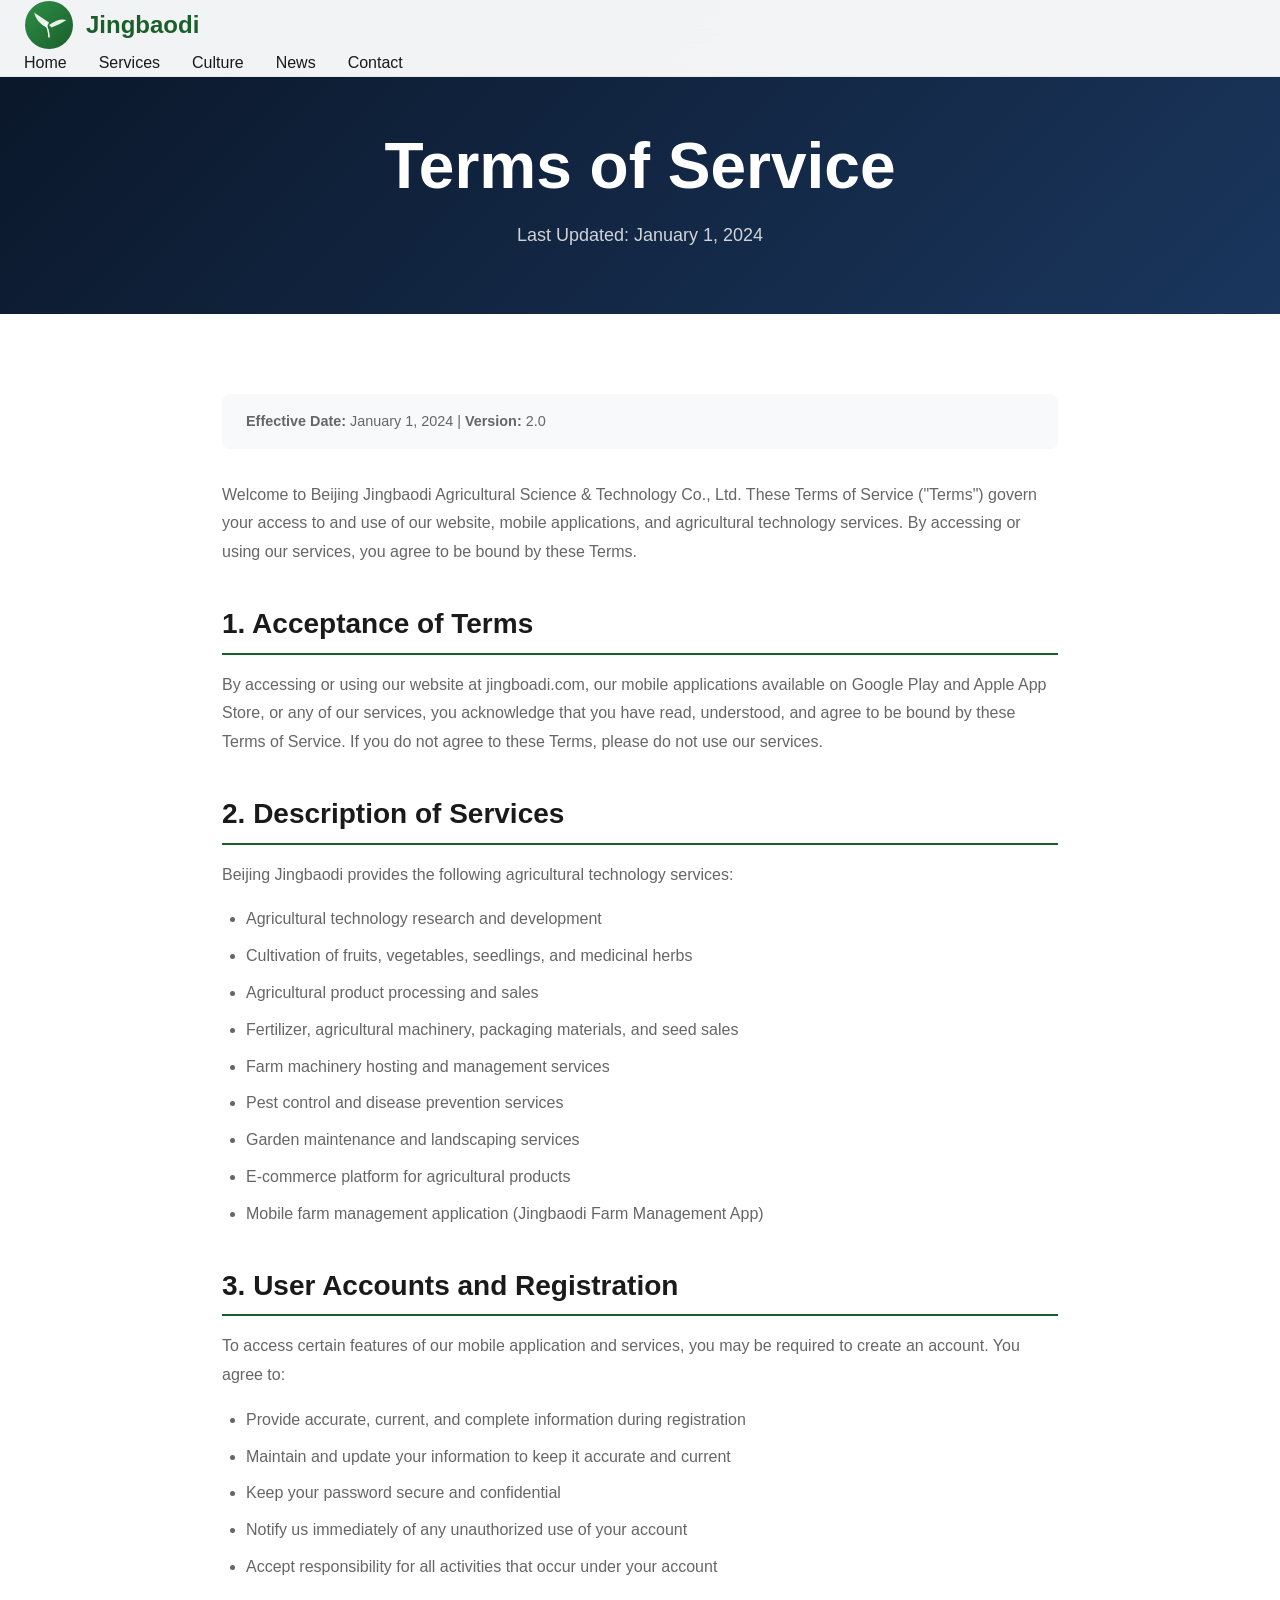
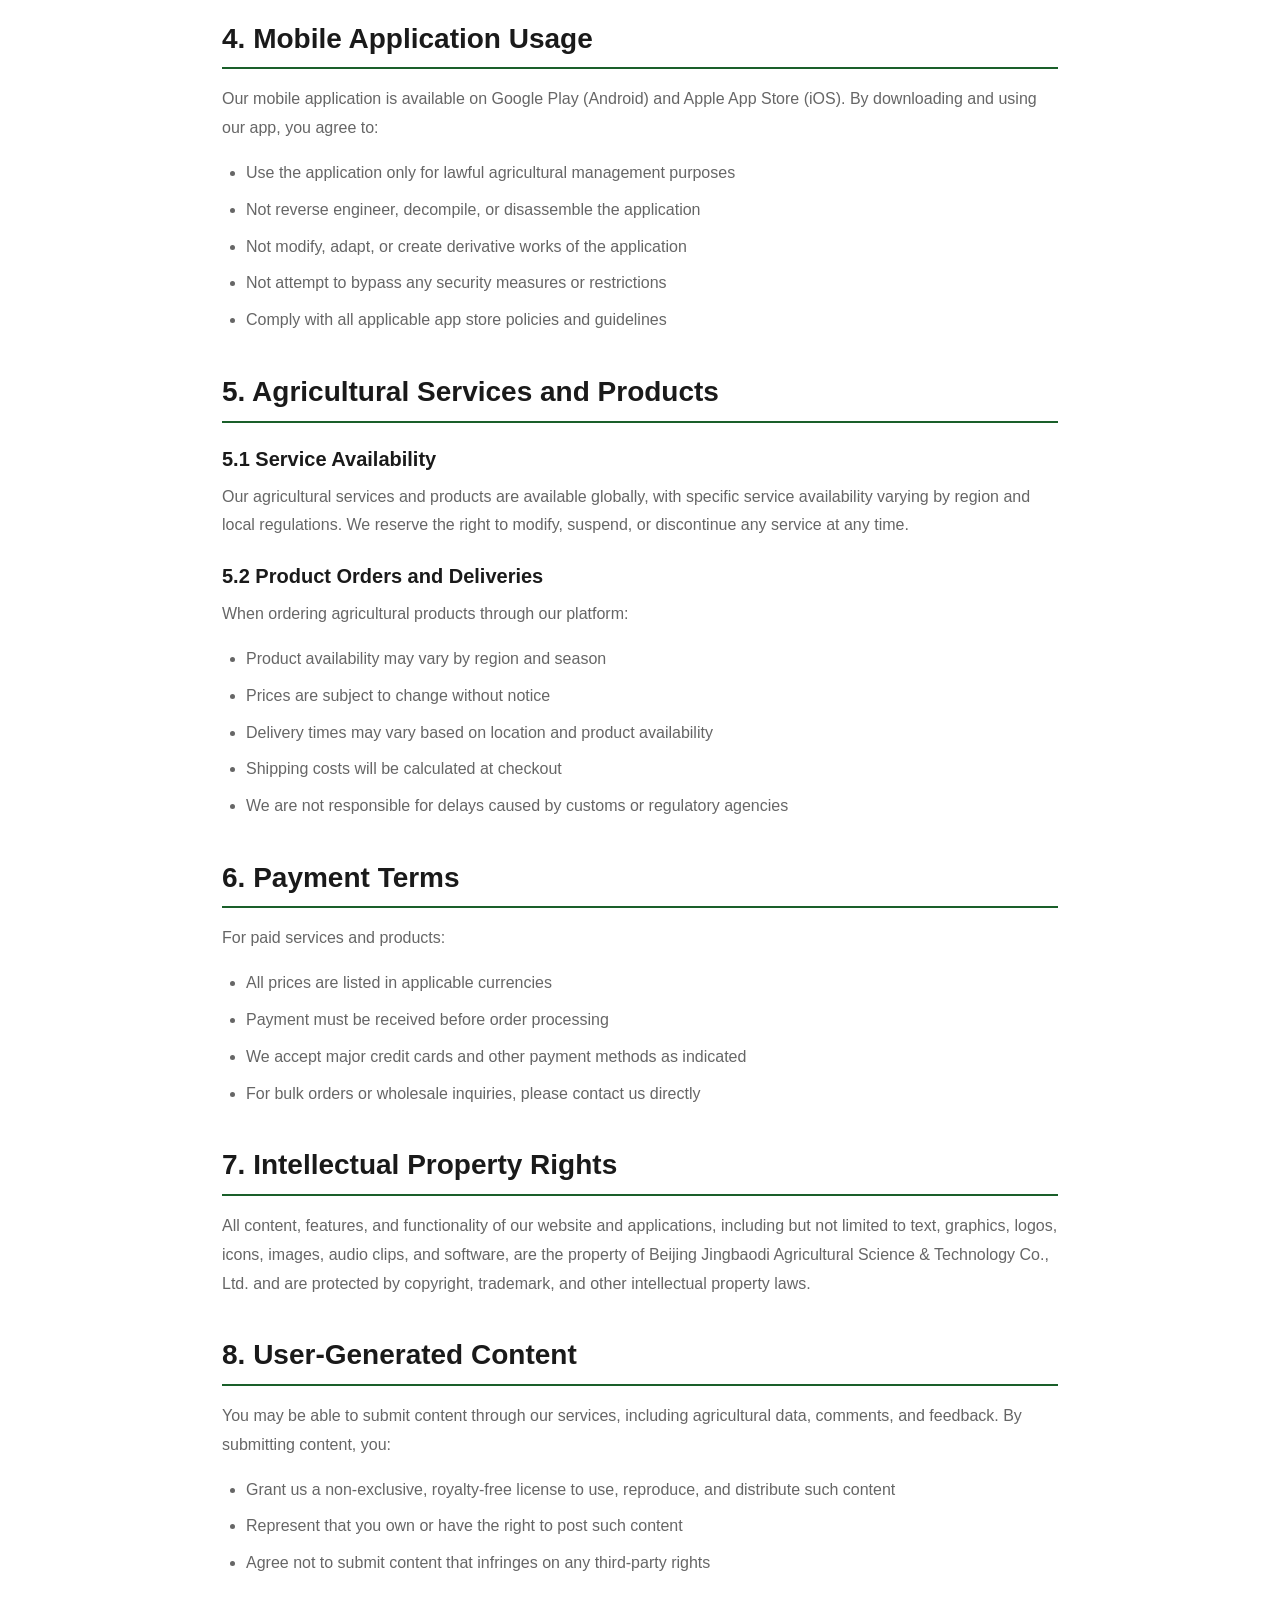
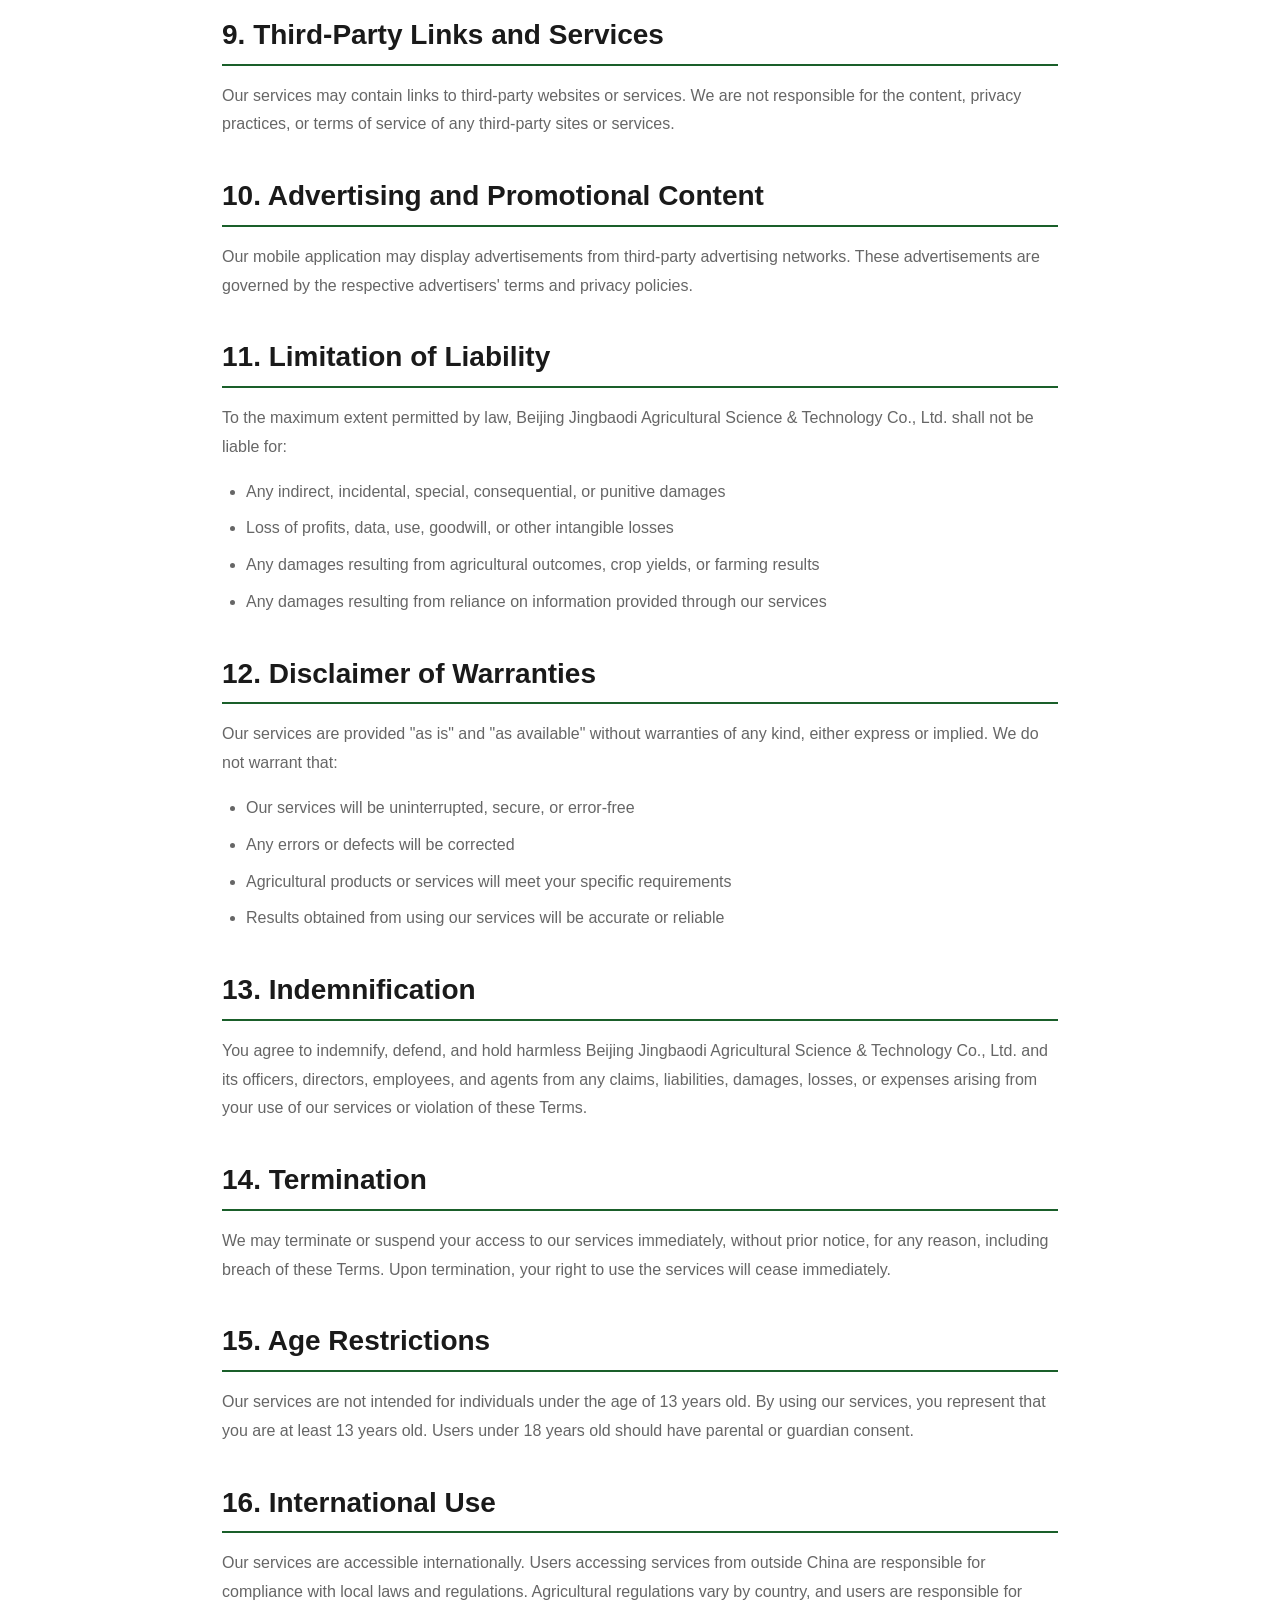
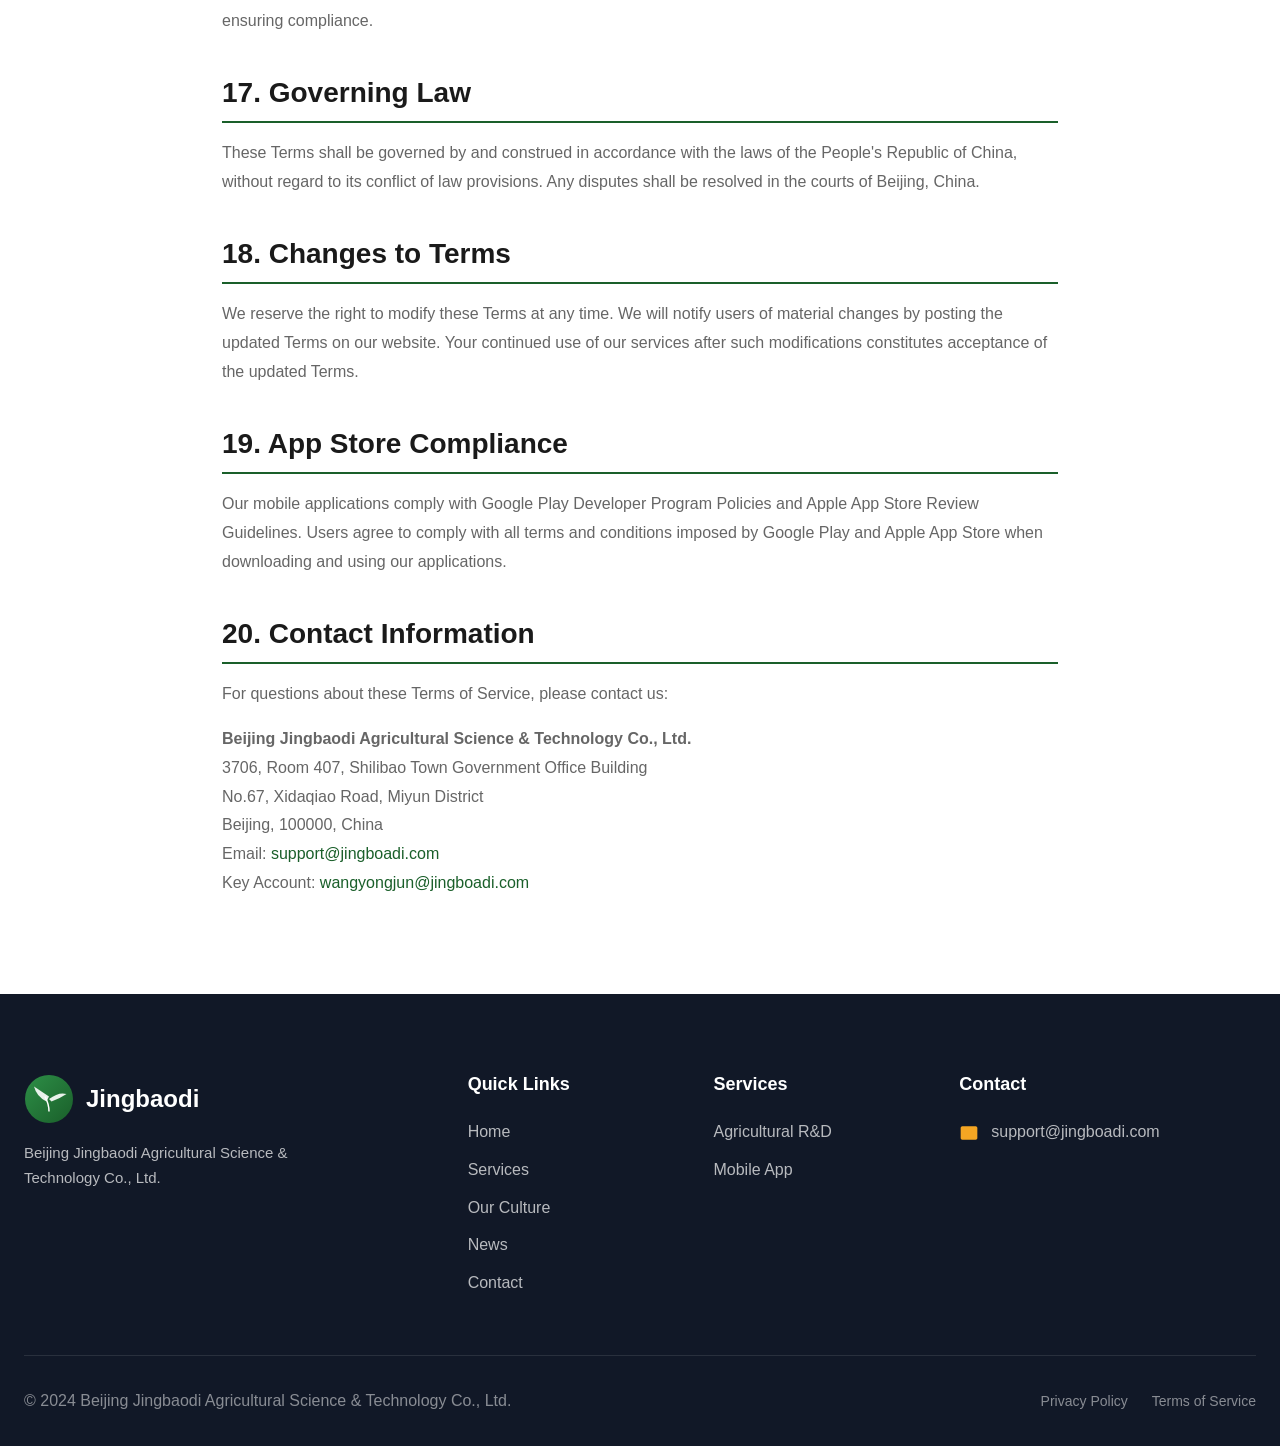
<file: terms-of-service.html>
﻿<!DOCTYPE html>
<html lang="en">
<head>
    <meta charset="UTF-8">
    <meta name="viewport" content="width=device-width, initial-scale=1.0">
    <meta name="description" content="Terms of Service - Beijing Jingbaodi Agricultural Science & Technology Co., Ltd. Read our terms and conditions for using our services.">
    <meta name="robots" content="index, follow">
    <link rel="canonical" href="https://jingboadi.com/terms-of-service.html">
    <link rel="icon" type="image/svg+xml" href="images/logo.svg">
    <title>Terms of Service | Beijing Jingbaodi Agricultural Science & Technology Co., Ltd.</title>
    <link rel="stylesheet" href="css/main.css">
    <style>
        .policy-hero{position:relative;padding:8rem 0 4rem;background:linear-gradient(135deg,#0a1628 0%,#1a365d 100%);text-align:center}
        .policy-hero h1{font-size:clamp(2.5rem,5vw,4rem);color:#fff;font-weight:800;margin-bottom:1rem}
        .policy-hero p{color:rgba(255,255,255,0.8);font-size:1.125rem;max-width:600px;margin:0 auto}
        .policy-section{padding:5rem 0;background:#fff}
        .policy-container{max-width:900px;margin:0 auto;padding:0 2rem}
        .policy-content h2{font-size:1.75rem;color:#1a1a1a;margin:2.5rem 0 1rem;border-bottom:2px solid #1a5f2a;padding-bottom:0.75rem}
        .policy-content h3{font-size:1.25rem;color:#1a1a1a;margin:1.5rem 0 0.75rem}
        .policy-content p{color:#666;line-height:1.8;margin-bottom:1rem}
        .policy-content ul{margin:1rem 0 1.5rem 1.5rem;color:#666;line-height:1.8}
        .policy-content li{margin-bottom:0.5rem}
        .policy-content a{color:#1a5f2a;text-decoration:none}
        .policy-content a:hover{text-decoration:underline}
        .last-updated{background:#f8f9fa;padding:1rem 1.5rem;border-radius:8px;margin-bottom:2rem;font-size:0.9rem;color:#666}
    </style>
</head>
<body>
    <div class="loading"><div class="spinner"></div></div>
    <header class="header" id="header"><div class="container"><nav class="nav"><a href="index.html" class="nav-logo"><img src="images/logo.svg" alt="Jingbaodi Logo" width="50" height="50"><span>Jingbaodi</span></a><ul class="nav-menu"><li><a href="index.html" class="nav-link">Home</a></li><li><a href="services.html" class="nav-link">Services</a></li><li><a href="culture.html" class="nav-link">Culture</a></li><li><a href="news.html" class="nav-link">News</a></li><li><a href="contact.html" class="nav-link">Contact</a></li></ul><button class="menu-toggle"><span></span><span></span><span></span></button></nav></div></header>
    <div class="mobile-menu"><ul class="mobile-menu-list"><li><a href="index.html" class="mobile-menu-link">Home</a></li><li><a href="services.html" class="mobile-menu-link">Services</a></li><li><a href="culture.html" class="mobile-menu-link">Culture</a></li><li><a href="news.html" class="mobile-menu-link">News</a></li><li><a href="contact.html" class="mobile-menu-link">Contact</a></li></ul></div>
    <section class="policy-hero"><div class="container"><h1>Terms of Service</h1><p>Last Updated: January 1, 2024</p></div></section>
    <section class="policy-section"><div class="policy-container"><div class="last-updated"><strong>Effective Date:</strong> January 1, 2024 | <strong>Version:</strong> 2.0</div>
    <div class="policy-content">
    <p>Welcome to Beijing Jingbaodi Agricultural Science & Technology Co., Ltd. These Terms of Service ("Terms") govern your access to and use of our website, mobile applications, and agricultural technology services. By accessing or using our services, you agree to be bound by these Terms.</p>
    
    <h2>1. Acceptance of Terms</h2>
    <p>By accessing or using our website at jingboadi.com, our mobile applications available on Google Play and Apple App Store, or any of our services, you acknowledge that you have read, understood, and agree to be bound by these Terms of Service. If you do not agree to these Terms, please do not use our services.</p>
    
    <h2>2. Description of Services</h2>
    <p>Beijing Jingbaodi provides the following agricultural technology services:</p>
    <ul>
        <li>Agricultural technology research and development</li>
        <li>Cultivation of fruits, vegetables, seedlings, and medicinal herbs</li>
        <li>Agricultural product processing and sales</li>
        <li>Fertilizer, agricultural machinery, packaging materials, and seed sales</li>
        <li>Farm machinery hosting and management services</li>
        <li>Pest control and disease prevention services</li>
        <li>Garden maintenance and landscaping services</li>
        <li>E-commerce platform for agricultural products</li>
        <li>Mobile farm management application (Jingbaodi Farm Management App)</li>
    </ul>
    
    <h2>3. User Accounts and Registration</h2>
    <p>To access certain features of our mobile application and services, you may be required to create an account. You agree to:</p>
    <ul>
        <li>Provide accurate, current, and complete information during registration</li>
        <li>Maintain and update your information to keep it accurate and current</li>
        <li>Keep your password secure and confidential</li>
        <li>Notify us immediately of any unauthorized use of your account</li>
        <li>Accept responsibility for all activities that occur under your account</li>
    </ul>
    
    <h2>4. Mobile Application Usage</h2>
    <p>Our mobile application is available on Google Play (Android) and Apple App Store (iOS). By downloading and using our app, you agree to:</p>
    <ul>
        <li>Use the application only for lawful agricultural management purposes</li>
        <li>Not reverse engineer, decompile, or disassemble the application</li>
        <li>Not modify, adapt, or create derivative works of the application</li>
        <li>Not attempt to bypass any security measures or restrictions</li>
        <li>Comply with all applicable app store policies and guidelines</li>
    </ul>
    
    <h2>5. Agricultural Services and Products</h2>
    <h3>5.1 Service Availability</h3>
    <p>Our agricultural services and products are available globally, with specific service availability varying by region and local regulations. We reserve the right to modify, suspend, or discontinue any service at any time.</p>
    
    <h3>5.2 Product Orders and Deliveries</h3>
    <p>When ordering agricultural products through our platform:</p>
    <ul>
        <li>Product availability may vary by region and season</li>
        <li>Prices are subject to change without notice</li>
        <li>Delivery times may vary based on location and product availability</li>
        <li>Shipping costs will be calculated at checkout</li>
        <li>We are not responsible for delays caused by customs or regulatory agencies</li>
    </ul>
    
    <h2>6. Payment Terms</h2>
    <p>For paid services and products:</p>
    <ul>
        <li>All prices are listed in applicable currencies</li>
        <li>Payment must be received before order processing</li>
        <li>We accept major credit cards and other payment methods as indicated</li>
        <li>For bulk orders or wholesale inquiries, please contact us directly</li>
    </ul>
    
    <h2>7. Intellectual Property Rights</h2>
    <p>All content, features, and functionality of our website and applications, including but not limited to text, graphics, logos, icons, images, audio clips, and software, are the property of Beijing Jingbaodi Agricultural Science & Technology Co., Ltd. and are protected by copyright, trademark, and other intellectual property laws.</p>
    
    <h2>8. User-Generated Content</h2>
    <p>You may be able to submit content through our services, including agricultural data, comments, and feedback. By submitting content, you:</p>
    <ul>
        <li>Grant us a non-exclusive, royalty-free license to use, reproduce, and distribute such content</li>
        <li>Represent that you own or have the right to post such content</li>
        <li>Agree not to submit content that infringes on any third-party rights</li>
    </ul>
    
    <h2>9. Third-Party Links and Services</h2>
    <p>Our services may contain links to third-party websites or services. We are not responsible for the content, privacy practices, or terms of service of any third-party sites or services.</p>
    
    <h2>10. Advertising and Promotional Content</h2>
    <p>Our mobile application may display advertisements from third-party advertising networks. These advertisements are governed by the respective advertisers' terms and privacy policies.</p>
    
    <h2>11. Limitation of Liability</h2>
    <p>To the maximum extent permitted by law, Beijing Jingbaodi Agricultural Science & Technology Co., Ltd. shall not be liable for:</p>
    <ul>
        <li>Any indirect, incidental, special, consequential, or punitive damages</li>
        <li>Loss of profits, data, use, goodwill, or other intangible losses</li>
        <li>Any damages resulting from agricultural outcomes, crop yields, or farming results</li>
        <li>Any damages resulting from reliance on information provided through our services</li>
    </ul>
    
    <h2>12. Disclaimer of Warranties</h2>
    <p>Our services are provided "as is" and "as available" without warranties of any kind, either express or implied. We do not warrant that:</p>
    <ul>
        <li>Our services will be uninterrupted, secure, or error-free</li>
        <li>Any errors or defects will be corrected</li>
        <li>Agricultural products or services will meet your specific requirements</li>
        <li>Results obtained from using our services will be accurate or reliable</li>
    </ul>
    
    <h2>13. Indemnification</h2>
    <p>You agree to indemnify, defend, and hold harmless Beijing Jingbaodi Agricultural Science & Technology Co., Ltd. and its officers, directors, employees, and agents from any claims, liabilities, damages, losses, or expenses arising from your use of our services or violation of these Terms.</p>
    
    <h2>14. Termination</h2>
    <p>We may terminate or suspend your access to our services immediately, without prior notice, for any reason, including breach of these Terms. Upon termination, your right to use the services will cease immediately.</p>
    
    <h2>15. Age Restrictions</h2>
    <p>Our services are not intended for individuals under the age of 13 years old. By using our services, you represent that you are at least 13 years old. Users under 18 years old should have parental or guardian consent.</p>
    
    <h2>16. International Use</h2>
    <p>Our services are accessible internationally. Users accessing services from outside China are responsible for compliance with local laws and regulations. Agricultural regulations vary by country, and users are responsible for ensuring compliance.</p>
    
    <h2>17. Governing Law</h2>
    <p>These Terms shall be governed by and construed in accordance with the laws of the People's Republic of China, without regard to its conflict of law provisions. Any disputes shall be resolved in the courts of Beijing, China.</p>
    
    <h2>18. Changes to Terms</h2>
    <p>We reserve the right to modify these Terms at any time. We will notify users of material changes by posting the updated Terms on our website. Your continued use of our services after such modifications constitutes acceptance of the updated Terms.</p>
    
    <h2>19. App Store Compliance</h2>
    <p>Our mobile applications comply with Google Play Developer Program Policies and Apple App Store Review Guidelines. Users agree to comply with all terms and conditions imposed by Google Play and Apple App Store when downloading and using our applications.</p>
    
    <h2>20. Contact Information</h2>
    <p>For questions about these Terms of Service, please contact us:</p>
    <p><strong>Beijing Jingbaodi Agricultural Science & Technology Co., Ltd.</strong><br>
    3706, Room 407, Shilibao Town Government Office Building<br>
    No.67, Xidaqiao Road, Miyun District<br>
    Beijing, 100000, China<br>
    Email: <a href="mailto:support@jingboadi.com">support@jingboadi.com</a><br>
    Key Account: <a href="mailto:wangyongjun@jingboadi.com">wangyongjun@jingboadi.com</a></p>
    </div></div></section>
    <footer class="footer"><div class="container"><div class="footer-grid"><div class="footer-brand"><div class="footer-logo"><img src="images/logo.svg" alt="Jingbaodi Logo" width="50" height="50"><span>Jingbaodi</span></div><p class="footer-description">Beijing Jingbaodi Agricultural Science & Technology Co., Ltd.</p></div><div><h3 class="footer-title">Quick Links</h3><ul class="footer-links"><li><a href="index.html">Home</a></li><li><a href="services.html">Services</a></li><li><a href="culture.html">Our Culture</a></li><li><a href="news.html">News</a></li><li><a href="contact.html">Contact</a></li></ul></div><div><h3 class="footer-title">Services</h3><ul class="footer-links"><li><a href="services.html">Agricultural R&D</a></li><li><a href="services.html">Mobile App</a></li></ul></div><div class="footer-contact"><h3 class="footer-title">Contact</h3><p><svg viewBox="0 0 24 24"><path d="M4 4h16c1.1 0 2 .9 2 2v12c0 1.1-.9 2-2 2H4c-1.1 0-2-.9-2-2V6c0-1.1.9-2 2-2z"/><polyline points="22,6 12,13 2,6"/></svg><span>support@jingboadi.com</span></p></div></div><div class="footer-bottom"><p>&copy; 2024 Beijing Jingbaodi Agricultural Science & Technology Co., Ltd.</p><div class="footer-legal"><a href="privacy-policy.html">Privacy Policy</a><a href="terms-of-service.html">Terms of Service</a></div></div></div></footer>
    <script src="js/main.js"></script>
</body>
</html>
</file>
<file: css/main.css>
/* ========================================
   Beijing Jingbaodi - Main Stylesheet
   Premium Agricultural Technology Company
   ======================================== */

/* CSS Variables */
:root {
    --primary-color: #1a5f2a;
    --primary-dark: #0d3d17;
    --primary-light: #2d8f47;
    --secondary-color: #f5a623;
    --secondary-dark: #d4890e;
    --accent-color: #00b4d8;
    --text-dark: #1a1a1a;
    --text-light: #666666;
    --text-lighter: #999999;
    --white: #ffffff;
    --off-white: #f8f9fa;
    --gray-100: #f0f2f5;
    --gray-200: #e4e7eb;
    --gray-300: #d1d5db;
    --gray-400: #9ca3af;
    --gray-500: #6b7280;
    --gray-600: #4b5563;
    --gray-700: #374151;
    --gray-800: #1f2937;
    --gray-900: #111827;
    --black: #000000;
    --gradient-primary: linear-gradient(135deg, var(--primary-color) 0%, var(--primary-light) 100%);
    --gradient-secondary: linear-gradient(135deg, var(--secondary-color) 0%, #ffcc00 100%);
    --gradient-dark: linear-gradient(135deg, var(--gray-900) 0%, var(--gray-800) 100%);
    --shadow-sm: 0 1px 2px rgba(0, 0, 0, 0.05);
    --shadow-md: 0 4px 6px -1px rgba(0, 0, 0, 0.1), 0 2px 4px -1px rgba(0, 0, 0, 0.06);
    --shadow-lg: 0 10px 15px -3px rgba(0, 0, 0, 0.1), 0 4px 6px -2px rgba(0, 0, 0, 0.05);
    --shadow-xl: 0 20px 25px -5px rgba(0, 0, 0, 0.1), 0 10px 10px -5px rgba(0, 0, 0, 0.04);
    --shadow-2xl: 0 25px 50px -12px rgba(0, 0, 0, 0.25);
    --shadow-primary: 0 10px 40px rgba(26, 95, 42, 0.3);
    --shadow-glow: 0 0 40px rgba(26, 95, 42, 0.2);
    --border-radius-sm: 0.375rem;
    --border-radius-md: 0.5rem;
    --border-radius-lg: 1rem;
    --border-radius-xl: 1.5rem;
    --transition-fast: 0.15s ease;
    --transition-base: 0.3s ease;
    --transition-slow: 0.5s ease;
    --transition-bounce: 0.5s cubic-bezier(0.34, 1.56, 0.64, 1);
    --font-primary: 'Segoe UI', Tahoma, Geneva, Verdana, sans-serif;
    --font-heading: 'Segoe UI', Tahoma, Geneva, Verdana, sans-serif;
}

/* Reset & Base */
*, *::before, *::after {
    margin: 0;
    padding: 0;
    box-sizing: border-box;
}

html {
    scroll-behavior: smooth;
    font-size: 16px;
}

body {
    font-family: var(--font-primary);
    font-size: 1rem;
    line-height: 1.6;
    color: var(--text-dark);
    background-color: var(--white);
    overflow-x: hidden;
    -webkit-font-smoothing: antialiased;
    -moz-osx-font-smoothing: grayscale;
}

/* Typography */
h1, h2, h3, h4, h5, h6 {
    font-family: var(--font-heading);
    font-weight: 700;
    line-height: 1.2;
    margin-bottom: 1rem;
    color: var(--text-dark);
}

h1 { font-size: clamp(2.5rem, 5vw, 4rem); }
h2 { font-size: clamp(2rem, 4vw, 3rem); }
h3 { font-size: clamp(1.5rem, 3vw, 2rem); }
h4 { font-size: clamp(1.25rem, 2.5vw, 1.5rem); }
h5 { font-size: clamp(1.125rem, 2vw, 1.25rem); }
h6 { font-size: 1rem; }

p {
    margin-bottom: 1rem;
    color: var(--text-light);
}

a {
    color: var(--primary-color);
    text-decoration: none;
    transition: color var(--transition-fast);
}

a:hover {
    color: var(--primary-light);
}

img {
    max-width: 100%;
    height: auto;
    display: block;
}

/* Container */
.container {
    width: 100%;
    max-width: 1400px;
    margin: 0 auto;
    padding: 0 1.5rem;
}

/* Buttons */
.btn {
    display: inline-flex;
    align-items: center;
    justify-content: center;
    gap: 0.5rem;
    padding: 0.875rem 2rem;
    font-size: 1rem;
    font-weight: 600;
    text-transform: uppercase;
    letter-spacing: 0.05em;
    border: none;
    border-radius: var(--border-radius-md);
    cursor: pointer;
    transition: all var(--transition-base);
    position: relative;
    overflow: hidden;
}

.btn::before {
    content: '';
    position: absolute;
    top: 0;
    left: -100%;
    width: 100%;
    height: 100%;
    background: linear-gradient(90deg, transparent, rgba(255, 255, 255, 0.2), transparent);
    transition: left 0.5s ease;
}

.btn:hover::before {
    left: 100%;
}

.btn-primary {
    background: var(--gradient-primary);
    color: var(--white);
    box-shadow: var(--shadow-md);
}

.btn-primary:hover {
    transform: translateY(-2px);
    box-shadow: var(--shadow-lg), var(--shadow-primary);
}

.btn-secondary {
    background: var(--gradient-secondary);
    color: var(--text-dark);
    box-shadow: var(--shadow-md);
}

.btn-secondary:hover {
    transform: translateY(-2px);
    box-shadow: var(--shadow-lg);
}

.btn-outline {
    background: transparent;
    color: var(--white);
    border: 2px solid var(--white);
}

.btn-outline:hover {
    background: var(--white);
    color: var(--primary-color);
}

.btn-dark {
    background: var(--gradient-dark);
    color: var(--white);
    box-shadow: var(--shadow-md);
}

.btn-dark:hover {
    transform: translateY(-2px);
    box-shadow: var(--shadow-lg);
}

.btn-lg {
    padding: 1.125rem 2.5rem;
    font-size: 1.125rem;
}

.btn-sm {
    padding: 0.5rem 1rem;
    font-size: 0.875rem;
}

.btn-icon {
    width: 3rem;
    height: 3rem;
    padding: 0;
    border-radius: 50%;
}

/* Header */
.header {
    position: fixed;
    top: 0;
    left: 0;
    right: 0;
    z-index: 1000;
    background: rgba(255, 255, 255, 0.95);
    backdrop-filter: blur(20px);
    -webkit-backdrop-filter: blur(20px);
    border-bottom: 1px solid rgba(0, 0, 0, 0.05);
    transition: all var(--transition-base);
}

.header.scrolled {
    box-shadow: var(--shadow-lg);
}

.header-inner {
    display: flex;
    align-items: center;
    justify-content: space-between;
    height: 80px;
    padding: 0 2rem;
}

.nav-logo {
    display: flex;
    align-items: center;
    gap: 0.75rem;
    font-size: 1.5rem;
    font-weight: 700;
    color: var(--primary-color);
}

.nav-logo img {
    width: 50px;
    height: 50px;
}

.nav-menu {
    display: flex;
    align-items: center;
    gap: 2rem;
    list-style: none;
}

.nav-link {
    position: relative;
    font-weight: 500;
    color: var(--text-dark);
    padding: 0.5rem 0;
    transition: color var(--transition-fast);
}

.nav-link::after {
    content: '';
    position: absolute;
    bottom: 0;
    left: 0;
    width: 0;
    height: 2px;
    background: var(--gradient-primary);
    transition: width var(--transition-base);
}

.nav-link:hover {
    color: var(--primary-color);
}

.nav-link:hover::after {
    width: 100%;
}

.nav-link.active {
    color: var(--primary-color);
}

.nav-link.active::after {
    width: 100%;
}

/* Mobile Menu */
.menu-toggle {
    display: none;
    flex-direction: column;
    justify-content: center;
    align-items: center;
    width: 40px;
    height: 40px;
    background: transparent;
    border: none;
    cursor: pointer;
    gap: 6px;
}

.menu-toggle span {
    width: 28px;
    height: 3px;
    background: var(--text-dark);
    border-radius: 2px;
    transition: all var(--transition-base);
}

.menu-toggle.active span:nth-child(1) {
    transform: rotate(45deg) translate(6px, 6px);
}

.menu-toggle.active span:nth-child(2) {
    opacity: 0;
}

.menu-toggle.active span:nth-child(3) {
    transform: rotate(-45deg) translate(6px, -6px);
}

.mobile-menu {
    position: fixed;
    top: 80px;
    left: 0;
    right: 0;
    background: var(--white);
    padding: 1rem 0;
    box-shadow: var(--shadow-xl);
    transform: translateY(-100%);
    opacity: 0;
    visibility: hidden;
    transition: all var(--transition-slow);
    z-index: 999;
}

.mobile-menu.active {
    transform: translateY(0);
    opacity: 1;
    visibility: visible;
}

.mobile-menu-list {
    list-style: none;
    padding: 0 2rem;
}

.mobile-menu-link {
    display: block;
    padding: 1rem 0;
    font-size: 1.125rem;
    font-weight: 500;
    color: var(--text-dark);
    border-bottom: 1px solid var(--gray-200);
}

.mobile-menu-link:hover {
    color: var(--primary-color);
}

/* Hero Section */
.hero {
    position: relative;
    min-height: 100vh;
    display: flex;
    align-items: center;
    background: var(--gradient-dark);
    overflow: hidden;
}

.hero-bg {
    position: absolute;
    top: 0;
    left: 0;
    right: 0;
    bottom: 0;
    background: url('data:image/svg+xml,<svg xmlns="http://www.w3.org/2000/svg" viewBox="0 0 100 100"><defs><pattern id="grid" width="10" height="10" patternUnits="userSpaceOnUse"><path d="M 10 0 L 0 0 0 10" fill="none" stroke="rgba(255,255,255,0.03)" stroke-width="0.5"/></pattern></defs><rect width="100" height="100" fill="url(%23grid)"/></svg>');
    opacity: 0.5;
}

.hero-overlay {
    position: absolute;
    top: 0;
    left: 0;
    right: 0;
    bottom: 0;
    background: linear-gradient(135deg, rgba(26, 95, 42, 0.9) 0%, rgba(0, 0, 0, 0.7) 100%);
}

.hero-content {
    position: relative;
    z-index: 2;
    max-width: 800px;
    padding: 2rem;
}

.hero-badge {
    display: inline-flex;
    align-items: center;
    gap: 0.5rem;
    padding: 0.5rem 1rem;
    background: rgba(255, 255, 255, 0.1);
    backdrop-filter: blur(10px);
    border-radius: var(--border-radius-lg);
    color: var(--white);
    font-size: 0.875rem;
    margin-bottom: 1.5rem;
}

.hero-title {
    font-size: clamp(3rem, 8vw, 5rem);
    color: var(--white);
    line-height: 1.1;
    margin-bottom: 1.5rem;
}

.hero-title .highlight {
    background: var(--gradient-secondary);
    -webkit-background-clip: text;
    -webkit-text-fill-color: transparent;
    background-clip: text;
}

.hero-description {
    font-size: clamp(1.125rem, 2vw, 1.375rem);
    color: rgba(255, 255, 255, 0.9);
    margin-bottom: 2rem;
    max-width: 600px;
}

.hero-buttons {
    display: flex;
    flex-wrap: wrap;
    gap: 1rem;
}

.hero-stats {
    display: flex;
    gap: 3rem;
    margin-top: 4rem;
    padding-top: 2rem;
    border-top: 1px solid rgba(255, 255, 255, 0.1);
}

.stat-item {
    text-align: center;
}

.stat-number {
    font-size: 3rem;
    font-weight: 700;
    color: var(--secondary-color);
    line-height: 1;
}

.stat-label {
    font-size: 0.875rem;
    color: rgba(255, 255, 255, 0.7);
    margin-top: 0.5rem;
}

/* Section Styles */
.section {
    padding: 6rem 0;
}

.section-dark {
    background: var(--gray-900);
    color: var(--white);
}

.section-gray {
    background: var(--gray-100);
}

.section-header {
    text-align: center;
    max-width: 700px;
    margin: 0 auto 4rem;
}

.section-badge {
    display: inline-flex;
    align-items: center;
    gap: 0.5rem;
    padding: 0.5rem 1rem;
    background: rgba(26, 95, 42, 0.1);
    color: var(--primary-color);
    border-radius: var(--border-radius-lg);
    font-size: 0.875rem;
    font-weight: 600;
    text-transform: uppercase;
    letter-spacing: 0.05em;
    margin-bottom: 1rem;
}

.section-title {
    margin-bottom: 1rem;
}

.section-description {
    font-size: 1.125rem;
    color: var(--text-light);
}

.section-dark .section-description {
    color: rgba(255, 255, 255, 0.7);
}

/* Features Grid */
.features-grid {
    display: grid;
    grid-template-columns: repeat(auto-fit, minmax(280px, 1fr));
    gap: 2rem;
}

.feature-card {
    position: relative;
    background: var(--white);
    padding: 2.5rem;
    border-radius: var(--border-radius-xl);
    box-shadow: var(--shadow-lg);
    transition: all var(--transition-slow);
    overflow: hidden;
}

.feature-card::before {
    content: '';
    position: absolute;
    top: 0;
    left: 0;
    right: 0;
    height: 4px;
    background: var(--gradient-primary);
    transform: scaleX(0);
    transform-origin: left;
    transition: transform var(--transition-base);
}

.feature-card:hover {
    transform: translateY(-10px);
    box-shadow: var(--shadow-2xl);
}

.feature-card:hover::before {
    transform: scaleX(1);
}

.feature-icon {
    width: 70px;
    height: 70px;
    display: flex;
    align-items: center;
    justify-content: center;
    background: var(--gradient-primary);
    border-radius: var(--border-radius-lg);
    margin-bottom: 1.5rem;
    transition: transform var(--transition-bounce);
}

.feature-card:hover .feature-icon {
    transform: scale(1.1) rotate(5deg);
}

.feature-icon svg {
    width: 35px;
    height: 35px;
    fill: var(--white);
}

.feature-title {
    font-size: 1.25rem;
    margin-bottom: 0.75rem;
}

.feature-description {
    font-size: 0.9375rem;
    color: var(--text-light);
    margin-bottom: 0;
}

/* Services Section */
.services-showcase {
    display: grid;
    grid-template-columns: repeat(auto-fit, minmax(350px, 1fr));
    gap: 2rem;
}

.service-card {
    position: relative;
    background: var(--white);
    border-radius: var(--border-radius-xl);
    overflow: hidden;
    box-shadow: var(--shadow-lg);
    transition: all var(--transition-slow);
}

.service-card:hover {
    transform: translateY(-5px);
    box-shadow: var(--shadow-2xl);
}

.service-image {
    position: relative;
    height: 250px;
    background: var(--gradient-primary);
    overflow: hidden;
}

.service-image::after {
    content: '';
    position: absolute;
    bottom: 0;
    left: 0;
    right: 0;
    height: 50%;
    background: linear-gradient(to top, rgba(0, 0, 0, 0.5), transparent);
}

.service-content {
    padding: 2rem;
}

.service-title {
    font-size: 1.375rem;
    margin-bottom: 0.75rem;
}

.service-description {
    font-size: 0.9375rem;
    color: var(--text-light);
    margin-bottom: 1rem;
}

.service-link {
    display: inline-flex;
    align-items: center;
    gap: 0.5rem;
    font-weight: 600;
    color: var(--primary-color);
}

.service-link svg {
    width: 20px;
    height: 20px;
    transition: transform var(--transition-fast);
}

.service-link:hover svg {
    transform: translateX(5px);
}

/* App Promotion Section */
.app-section {
    position: relative;
    background: var(--gradient-primary);
    overflow: hidden;
}

.app-section::before {
    content: '';
    position: absolute;
    top: 0;
    left: 0;
    right: 0;
    bottom: 0;
    background: url('data:image/svg+xml,<svg xmlns="http://www.w3.org/2000/svg" viewBox="0 0 100 100"><circle cx="20" cy="20" r="40" fill="rgba(255,255,255,0.05)"/><circle cx="80" cy="80" r="50" fill="rgba(255,255,255,0.05)"/></svg>');
}

.app-content {
    position: relative;
    z-index: 2;
    display: grid;
    grid-template-columns: 1fr 1fr;
    gap: 4rem;
    align-items: center;
}

.app-info h2 {
    color: var(--white);
}

.app-info p {
    color: rgba(255, 255, 255, 0.9);
    font-size: 1.125rem;
}

.app-features {
    list-style: none;
    margin: 2rem 0;
}

.app-features li {
    display: flex;
    align-items: center;
    gap: 1rem;
    color: var(--white);
    padding: 0.75rem 0;
}

.app-features li svg {
    width: 24px;
    height: 24px;
    fill: var(--secondary-color);
}

.app-buttons {
    display: flex;
    gap: 1rem;
    flex-wrap: wrap;
}

.app-visual {
    position: relative;
    display: flex;
    justify-content: center;
    align-items: center;
}

.phone-mockup {
    position: relative;
    width: 280px;
    height: 560px;
    background: var(--black);
    border-radius: 40px;
    padding: 10px;
    box-shadow: var(--shadow-2xl);
    transform: perspective(1000px) rotateY(-5deg);
    transition: transform var(--transition-slow);
}

.phone-mockup:hover {
    transform: perspective(1000px) rotateY(0deg);
}

.phone-screen {
    width: 100%;
    height: 100%;
    background: var(--gradient-primary);
    border-radius: 30px;
    overflow: hidden;
    display: flex;
    align-items: center;
    justify-content: center;
    color: var(--white);
    font-size: 1.5rem;
    font-weight: 600;
}

.phone-notch {
    position: absolute;
    top: 10px;
    left: 50%;
    transform: translateX(-50%);
    width: 120px;
    height: 30px;
    background: var(--black);
    border-radius: 0 0 20px 20px;
    z-index: 10;
}

/* Testimonials */
.testimonials-grid {
    display: grid;
    grid-template-columns: repeat(auto-fit, minmax(350px, 1fr));
    gap: 2rem;
}

.testimonial-card {
    background: var(--white);
    padding: 2.5rem;
    border-radius: var(--border-radius-xl);
    box-shadow: var(--shadow-lg);
    position: relative;
}

.testimonial-card::before {
    content: '"';
    position: absolute;
    top: 1rem;
    right: 2rem;
    font-size: 6rem;
    font-family: Georgia, serif;
    color: var(--primary-color);
    opacity: 0.1;
    line-height: 1;
}

.testimonial-content {
    font-size: 1.0625rem;
    color: var(--text-light);
    margin-bottom: 1.5rem;
    font-style: italic;
}

.testimonial-author {
    display: flex;
    align-items: center;
    gap: 1rem;
}

.testimonial-avatar {
    width: 60px;
    height: 60px;
    border-radius: 50%;
    background: var(--gradient-primary);
    display: flex;
    align-items: center;
    justify-content: center;
    color: var(--white);
    font-weight: 700;
    font-size: 1.25rem;
}

.testimonial-info h4 {
    margin-bottom: 0.25rem;
}

.testimonial-info p {
    font-size: 0.875rem;
    color: var(--text-lighter);
    margin-bottom: 0;
}

/* CTA Section */
.cta-section {
    position: relative;
    background: var(--gradient-dark);
    text-align: center;
    overflow: hidden;
}

.cta-content {
    position: relative;
    z-index: 2;
}

.cta-title {
    color: var(--white);
    margin-bottom: 1rem;
}

.cta-description {
    color: rgba(255, 255, 255, 0.8);
    font-size: 1.25rem;
    max-width: 600px;
    margin: 0 auto 2rem;
}

/* News Grid */
.news-grid {
    display: grid;
    grid-template-columns: repeat(auto-fit, minmax(350px, 1fr));
    gap: 2rem;
}

.news-card {
    background: var(--white);
    border-radius: var(--border-radius-xl);
    overflow: hidden;
    box-shadow: var(--shadow-lg);
    transition: all var(--transition-slow);
}

.news-card:hover {
    transform: translateY(-5px);
    box-shadow: var(--shadow-2xl);
}

.news-image {
    height: 220px;
    background: var(--gradient-primary);
    position: relative;
    overflow: hidden;
}

.news-category {
    position: absolute;
    top: 1rem;
    left: 1rem;
    padding: 0.375rem 0.75rem;
    background: var(--white);
    color: var(--primary-color);
    font-size: 0.75rem;
    font-weight: 600;
    text-transform: uppercase;
    border-radius: var(--border-radius-sm);
}

.news-content {
    padding: 2rem;
}

.news-meta {
    display: flex;
    align-items: center;
    gap: 1rem;
    font-size: 0.875rem;
    color: var(--text-lighter);
    margin-bottom: 1rem;
}

.news-meta svg {
    width: 16px;
    height: 16px;
    fill: currentColor;
}

.news-title {
    font-size: 1.25rem;
    margin-bottom: 0.75rem;
    line-height: 1.4;
}

.news-title a {
    color: var(--text-dark);
}

.news-title a:hover {
    color: var(--primary-color);
}

.news-excerpt {
    font-size: 0.9375rem;
    color: var(--text-light);
    margin-bottom: 1rem;
}

.news-link {
    display: inline-flex;
    align-items: center;
    gap: 0.5rem;
    font-weight: 600;
    color: var(--primary-color);
}

/* Team Section */
.team-grid {
    display: grid;
    grid-template-columns: repeat(auto-fit, minmax(280px, 1fr));
    gap: 2rem;
}

.team-card {
    background: var(--white);
    border-radius: var(--border-radius-xl);
    overflow: hidden;
    box-shadow: var(--shadow-lg);
    transition: all var(--transition-slow);
}

.team-card:hover {
    transform: translateY(-10px);
    box-shadow: var(--shadow-2xl);
}

.team-image {
    height: 280px;
    background: var(--gradient-primary);
    position: relative;
    overflow: hidden;
}

.team-social {
    position: absolute;
    bottom: 1rem;
    left: 50%;
    transform: translateX(-50%);
    display: flex;
    gap: 0.5rem;
    opacity: 0;
    transition: opacity var(--transition-base);
}

.team-card:hover .team-social {
    opacity: 1;
}

.team-social a {
    width: 36px;
    height: 36px;
    background: var(--white);
    border-radius: 50%;
    display: flex;
    align-items: center;
    justify-content: center;
    color: var(--primary-color);
    transition: all var(--transition-fast);
}

.team-social a:hover {
    background: var(--primary-color);
    color: var(--white);
}

.team-info {
    padding: 1.5rem;
    text-align: center;
}

.team-name {
    font-size: 1.25rem;
    margin-bottom: 0.25rem;
}

.team-role {
    color: var(--primary-color);
    font-weight: 500;
    font-size: 0.875rem;
}

/* Values Grid */
.values-grid {
    display: grid;
    grid-template-columns: repeat(auto-fit, minmax(300px, 1fr));
    gap: 2rem;
}

.value-card {
    background: var(--white);
    padding: 2.5rem;
    border-radius: var(--border-radius-xl);
    text-align: center;
    box-shadow: var(--shadow-lg);
    transition: all var(--transition-slow);
    position: relative;
    overflow: hidden;
}

.value-card::before {
    content: '';
    position: absolute;
    top: -50%;
    left: -50%;
    width: 200%;
    height: 200%;
    background: conic-gradient(from 0deg, transparent, var(--primary-color), transparent, transparent);
    opacity: 0;
    transition: opacity var(--transition-base);
    z-index: 0;
}

.value-card:hover::before {
    opacity: 0.1;
    animation: rotate 4s linear infinite;
}

.value-icon {
    width: 80px;
    height: 80px;
    background: var(--gradient-primary);
    border-radius: 50%;
    display: flex;
    align-items: center;
    justify-content: center;
    margin: 0 auto 1.5rem;
    position: relative;
    z-index: 1;
    transition: transform var(--transition-bounce);
}

.value-card:hover .value-icon {
    transform: scale(1.1);
}

.value-icon svg {
    width: 40px;
    height: 40px;
    fill: var(--white);
}

.value-title {
    font-size: 1.25rem;
    margin-bottom: 0.75rem;
    position: relative;
    z-index: 1;
}

.value-description {
    color: var(--text-light);
    font-size: 0.9375rem;
    position: relative;
    z-index: 1;
}

/* Timeline */
.timeline {
    position: relative;
    max-width: 800px;
    margin: 0 auto;
}

.timeline::before {
    content: '';
    position: absolute;
    left: 50%;
    transform: translateX(-50%);
    width: 4px;
    height: 100%;
    background: var(--gray-300);
    border-radius: 2px;
}

.timeline-item {
    position: relative;
    padding: 2rem 0;
    display: grid;
    grid-template-columns: 1fr 1fr;
    gap: 4rem;
}

.timeline-item:nth-child(odd) .timeline-content {
    text-align: right;
}

.timeline-item:nth-child(even) .timeline-content {
    grid-column: 2;
}

.timeline-marker {
    position: absolute;
    left: 50%;
    transform: translateX(-50%);
    width: 20px;
    height: 20px;
    background: var(--primary-color);
    border: 4px solid var(--white);
    border-radius: 50%;
    box-shadow: var(--shadow-md);
    z-index: 2;
}

.timeline-content {
    padding: 1.5rem;
    background: var(--white);
    border-radius: var(--border-radius-lg);
    box-shadow: var(--shadow-lg);
}

.timeline-year {
    font-size: 1.5rem;
    font-weight: 700;
    color: var(--primary-color);
    margin-bottom: 0.5rem;
}

.timeline-title {
    font-size: 1.125rem;
    margin-bottom: 0.5rem;
}

.timeline-description {
    color: var(--text-light);
    font-size: 0.9375rem;
    margin-bottom: 0;
}

/* Contact Form */
.contact-section {
    position: relative;
}

.contact-grid {
    display: grid;
    grid-template-columns: 1fr 1.5fr;
    gap: 4rem;
}

.contact-info {
    background: var(--gradient-primary);
    padding: 3rem;
    border-radius: var(--border-radius-xl);
    color: var(--white);
}

.contact-info h3 {
    color: var(--white);
    margin-bottom: 1.5rem;
}

.contact-info p {
    color: rgba(255, 255, 255, 0.9);
    margin-bottom: 2rem;
}

.contact-details {
    list-style: none;
}

.contact-details li {
    display: flex;
    align-items: flex-start;
    gap: 1rem;
    padding: 1rem 0;
    border-bottom: 1px solid rgba(255, 255, 255, 0.1);
}

.contact-details li:last-child {
    border-bottom: none;
}

.contact-details svg {
    width: 24px;
    height: 24px;
    fill: var(--secondary-color);
    flex-shrink: 0;
    margin-top: 0.25rem;
}

.contact-details strong {
    display: block;
    margin-bottom: 0.25rem;
}

.contact-details span,
.contact-details a {
    color: rgba(255, 255, 255, 0.9);
}

.contact-form {
    background: var(--white);
    padding: 3rem;
    border-radius: var(--border-radius-xl);
    box-shadow: var(--shadow-xl);
}

.form-row {
    display: grid;
    grid-template-columns: 1fr 1fr;
    gap: 1.5rem;
}

.form-group {
    margin-bottom: 1.5rem;
}

.form-group label {
    display: block;
    font-weight: 600;
    margin-bottom: 0.5rem;
    color: var(--text-dark);
}

.form-group input,
.form-group select,
.form-group textarea {
    width: 100%;
    padding: 0.875rem 1rem;
    font-size: 1rem;
    border: 2px solid var(--gray-200);
    border-radius: var(--border-radius-md);
    transition: all var(--transition-fast);
    font-family: inherit;
}

.form-group input:focus,
.form-group select:focus,
.form-group textarea:focus {
    outline: none;
    border-color: var(--primary-color);
    box-shadow: 0 0 0 3px rgba(26, 95, 42, 0.1);
}

.form-group textarea {
    min-height: 150px;
    resize: vertical;
}

.form-checkbox {
    display: flex;
    align-items: flex-start;
    gap: 0.75rem;
}

.form-checkbox input {
    width: auto;
    margin-top: 0.25rem;
}

.form-checkbox label {
    font-weight: 400;
    color: var(--text-light);
    margin-bottom: 0;
}

/* FAQ Section */
.faq-grid {
    display: grid;
    grid-template-columns: repeat(auto-fit, minmax(350px, 1fr));
    gap: 2rem;
    max-width: 1000px;
    margin: 0 auto;
}

.faq-item {
    background: var(--white);
    border-radius: var(--border-radius-lg);
    padding: 1.5rem;
    box-shadow: var(--shadow-md);
}

.faq-question {
    display: flex;
    align-items: center;
    justify-content: space-between;
    cursor: pointer;
    padding-bottom: 1rem;
    border-bottom: 1px solid var(--gray-200);
    margin-bottom: 1rem;
}

.faq-question h4 {
    margin-bottom: 0;
    flex: 1;
}

.faq-toggle {
    width: 30px;
    height: 30px;
    background: var(--gray-100);
    border-radius: 50%;
    display: flex;
    align-items: center;
    justify-content: center;
    transition: all var(--transition-base);
    flex-shrink: 0;
}

.faq-toggle svg {
    width: 16px;
    height: 16px;
    fill: var(--text-dark);
    transition: transform var(--transition-base);
}

.faq-item.active .faq-toggle {
    background: var(--primary-color);
    transform: rotate(180deg);
}

.faq-item.active .faq-toggle svg {
    fill: var(--white);
}

.faq-answer {
    color: var(--text-light);
    font-size: 0.9375rem;
    max-height: 0;
    overflow: hidden;
    transition: max-height var(--transition-slow);
}

.faq-item.active .faq-answer {
    max-height: 500px;
}

/* Footer */
.footer {
    background: var(--gray-900);
    color: var(--white);
    padding: 5rem 0 2rem;
}

.footer-grid {
    display: grid;
    grid-template-columns: 2fr 1fr 1fr 1.5fr;
    gap: 3rem;
    margin-bottom: 3rem;
}

.footer-brand {
    max-width: 300px;
}

.footer-logo {
    display: flex;
    align-items: center;
    gap: 0.75rem;
    font-size: 1.5rem;
    font-weight: 700;
    color: var(--white);
    margin-bottom: 1rem;
}

.footer-logo img {
    width: 50px;
    height: 50px;
}

.footer-description {
    color: rgba(255, 255, 255, 0.7);
    font-size: 0.9375rem;
    line-height: 1.7;
}

.footer-title {
    font-size: 1.125rem;
    color: var(--white);
    margin-bottom: 1.5rem;
}

.footer-links {
    list-style: none;
}

.footer-links li {
    margin-bottom: 0.75rem;
}

.footer-links a {
    color: rgba(255, 255, 255, 0.7);
    transition: color var(--transition-fast);
}

.footer-links a:hover {
    color: var(--secondary-color);
}

.footer-contact p {
    color: rgba(255, 255, 255, 0.7);
    margin-bottom: 0.75rem;
    display: flex;
    align-items: flex-start;
    gap: 0.75rem;
}

.footer-contact svg {
    width: 20px;
    height: 20px;
    fill: var(--secondary-color);
    flex-shrink: 0;
    margin-top: 0.25rem;
}

.footer-social {
    display: flex;
    gap: 1rem;
    margin-top: 1.5rem;
}

.footer-social a {
    width: 40px;
    height: 40px;
    background: rgba(255, 255, 255, 0.1);
    border-radius: 50%;
    display: flex;
    align-items: center;
    justify-content: center;
    color: var(--white);
    transition: all var(--transition-base);
}

.footer-social a:hover {
    background: var(--primary-color);
    transform: translateY(-3px);
}

.footer-social svg {
    width: 20px;
    height: 20px;
    fill: currentColor;
}

.footer-bottom {
    padding-top: 2rem;
    border-top: 1px solid rgba(255, 255, 255, 0.1);
    display: flex;
    justify-content: space-between;
    align-items: center;
    flex-wrap: wrap;
    gap: 1rem;
}

.footer-bottom p {
    color: rgba(255, 255, 255, 0.5);
    margin-bottom: 0;
}

.footer-legal {
    display: flex;
    gap: 1.5rem;
}

.footer-legal a {
    color: rgba(255, 255, 255, 0.5);
    font-size: 0.875rem;
}

.footer-legal a:hover {
    color: var(--white);
}

/* Page Hero */
.page-hero {
    position: relative;
    padding: 10rem 0 6rem;
    background: var(--gradient-dark);
    overflow: hidden;
}

.page-hero::before {
    content: '';
    position: absolute;
    top: 0;
    left: 0;
    right: 0;
    bottom: 0;
    background: url('data:image/svg+xml,<svg xmlns="http://www.w3.org/2000/svg" viewBox="0 0 100 100"><circle cx="20" cy="20" r="30" fill="rgba(255,255,255,0.02)"/><circle cx="80" cy="60" r="40" fill="rgba(255,255,255,0.02)"/></svg>');
}

.page-hero-content {
    position: relative;
    z-index: 2;
    text-align: center;
}

.page-title {
    color: var(--white);
    margin-bottom: 1rem;
}

.page-subtitle {
    color: rgba(255, 255, 255, 0.8);
    font-size: 1.25rem;
}

/* Legal Pages */
.legal-content {
    padding: 4rem 0;
}

.legal-toc {
    background: var(--gray-100);
    padding: 2rem;
    border-radius: var(--border-radius-lg);
    margin-bottom: 3rem;
}

.legal-toc h2 {
    font-size: 1.5rem;
    margin-bottom: 1rem;
}

.legal-toc ol {
    list-style-position: inside;
}

.legal-toc li {
    padding: 0.5rem 0;
}

.legal-toc a {
    color: var(--primary-color);
}

.legal-section {
    margin-bottom: 3rem;
    padding-bottom: 3rem;
    border-bottom: 1px solid var(--gray-200);
}

.legal-section:last-child {
    border-bottom: none;
}

.legal-section h2 {
    font-size: 1.75rem;
    color: var(--primary-color);
    margin-bottom: 1.5rem;
}

.legal-section h3 {
    font-size: 1.25rem;
    margin-bottom: 1rem;
}

.legal-section p {
    margin-bottom: 1rem;
}

.legal-section ul {
    margin-bottom: 1rem;
    padding-left: 1.5rem;
}

.legal-section li {
    margin-bottom: 0.5rem;
}

.contact-info-box {
    background: var(--gray-100);
    padding: 2rem;
    border-radius: var(--border-radius-lg);
    margin: 1.5rem 0;
}

/* Back to Top */
.back-to-top {
    position: fixed;
    bottom: 2rem;
    right: 2rem;
    width: 50px;
    height: 50px;
    background: var(--primary-color);
    color: var(--white);
    border: none;
    border-radius: 50%;
    cursor: pointer;
    display: flex;
    align-items: center;
    justify-content: center;
    opacity: 0;
    visibility: hidden;
    transition: all var(--transition-base);
    z-index: 999;
    box-shadow: var(--shadow-lg);
}

.back-to-top.visible {
    opacity: 1;
    visibility: visible;
}

.back-to-top:hover {
    background: var(--primary-dark);
    transform: translateY(-3px);
}

.back-to-top svg {
    width: 24px;
    height: 24px;
    fill: none;
    stroke: currentColor;
    stroke-width: 2;
}

/* Loading Animation */
.loading {
    position: fixed;
    top: 0;
    left: 0;
    right: 0;
    bottom: 0;
    background: var(--white);
    display: flex;
    align-items: center;
    justify-content: center;
    z-index: 9999;
    transition: opacity 0.5s ease, visibility 0.5s ease;
}

.loading.hidden {
    opacity: 0;
    visibility: hidden;
}

.spinner {
    width: 50px;
    height: 50px;
    border: 3px solid var(--gray-200);
    border-top-color: var(--primary-color);
    border-radius: 50%;
    animation: spin 1s linear infinite;
}

/* Animations */
@keyframes spin {
    to { transform: rotate(360deg); }
}

@keyframes rotate {
    from { transform: rotate(0deg); }
    to { transform: rotate(360deg); }
}

/* Responsive Styles */
@media (max-width: 1200px) {
    .footer-grid {
        grid-template-columns: 1fr 1fr;
    }
}

@media (max-width: 992px) {
    .nav-menu {
        display: none;
    }

    .menu-toggle {
        display: flex;
    }

    .hero-content {
        text-align: center;
    }

    .hero-stats {
        justify-content: center;
    }

    .app-content {
        grid-template-columns: 1fr;
        text-align: center;
    }

    .app-features {
        display: inline-block;
        text-align: left;
    }

    .contact-grid {
        grid-template-columns: 1fr;
    }

    .timeline::before {
        left: 20px;
    }

    .timeline-item {
        grid-template-columns: 1fr;
        gap: 2rem;
        padding-left: 50px;
    }

    .timeline-item:nth-child(odd) .timeline-content,
    .timeline-item:nth-child(even) .timeline-content {
        text-align: left;
        grid-column: 1;
    }

    .timeline-marker {
        left: 20px;
    }
}

@media (max-width: 768px) {
    .section {
        padding: 4rem 0;
    }

    .footer-grid {
        grid-template-columns: 1fr;
        text-align: center;
    }

    .footer-brand {
        max-width: 100%;
    }

    .footer-social {
        justify-content: center;
    }

    .footer-bottom {
        flex-direction: column;
        text-align: center;
    }

    .form-row {
        grid-template-columns: 1fr;
    }

    .hero-stats {
        flex-direction: column;
        gap: 1.5rem;
    }

    .hero-buttons {
        justify-content: center;
    }
}

@media (max-width: 576px) {
    .container {
        padding: 0 1rem;
    }

    .btn-lg {
        padding: 1rem 2rem;
        font-size: 1rem;
    }

    .services-showcase,
    .news-grid,
    .features-grid,
    .testimonials-grid,
    .faq-grid {
        grid-template-columns: 1fr;
    }

    .page-hero {
        padding: 8rem 0 4rem;
    }
}

/* Print Styles */
@media print {
    .header,
    .footer,
    .back-to-top,
    .mobile-menu {
        display: none !important;
    }

    .section {
        padding: 2rem 0;
    }
}

/* Accessibility */
@media (prefers-reduced-motion: reduce) {
    *,
    *::before,
    *::after {
        animation-duration: 0.01ms !important;
        animation-iteration-count: 1 !important;
        transition-duration: 0.01ms !important;
    }

    html {
        scroll-behavior: auto;
    }
}

/* Focus Styles */
a:focus,
button:focus,
input:focus,
select:focus,
textarea:focus {
    outline: 2px solid var(--primary-color);
    outline-offset: 2px;
}

/* Selection */
::selection {
    background: var(--primary-color);
    color: var(--white);
}
</file>
<file: css/animations.css>
/* ========================================
   Beijing Jingbaodi - Animations
   Premium Animation Effects
   ======================================== */

/* Scroll Animations */
.scroll-animate {
    opacity: 0;
    transform: translateY(40px);
    transition: opacity 0.8s ease, transform 0.8s ease;
}

.scroll-animate.animate-in {
    opacity: 1;
    transform: translateY(0);
}

/* Fade In Animations */
@keyframes fadeIn {
    from {
        opacity: 0;
    }
    to {
        opacity: 1;
    }
}

.fade-in {
    animation: fadeIn 1s ease forwards;
}

.fade-in-up {
    opacity: 0;
    animation: fadeInUp 1s ease forwards;
}

@keyframes fadeInUp {
    from {
        opacity: 0;
        transform: translateY(30px);
    }
    to {
        opacity: 1;
        transform: translateY(0);
    }
}

.fade-in-down {
    opacity: 0;
    animation: fadeInDown 1s ease forwards;
}

@keyframes fadeInDown {
    from {
        opacity: 0;
        transform: translateY(-30px);
    }
    to {
        opacity: 1;
        transform: translateY(0);
    }
}

.fade-in-left {
    opacity: 0;
    animation: fadeInLeft 1s ease forwards;
}

@keyframes fadeInLeft {
    from {
        opacity: 0;
        transform: translateX(-30px);
    }
    to {
        opacity: 1;
        transform: translateX(0);
    }
}

.fade-in-right {
    opacity: 0;
    animation: fadeInRight 1s ease forwards;
}

@keyframes fadeInRight {
    from {
        opacity: 0;
        transform: translateX(30px);
    }
    to {
        opacity: 1;
        transform: translateX(0);
    }
}

/* Scale Animations */
.scale-in {
    opacity: 0;
    animation: scaleIn 0.6s ease forwards;
}

@keyframes scaleIn {
    from {
        opacity: 0;
        transform: scale(0.8);
    }
    to {
        opacity: 1;
        transform: scale(1);
    }
}

.scale-in-hover {
    transition: transform 0.4s cubic-bezier(0.34, 1.56, 0.64, 1);
}

.scale-in-hover:hover {
    transform: scale(1.05);
}

/* Slide Animations */
.slide-in-left {
    opacity: 0;
    animation: slideInLeft 0.8s ease forwards;
}

@keyframes slideInLeft {
    from {
        transform: translateX(-100%);
    }
    to {
        opacity: 1;
        transform: translateX(0);
    }
}

.slide-in-right {
    opacity: 0;
    animation: slideInRight 0.8s ease forwards;
}

@keyframes slideInRight {
    from {
        transform: translateX(100%);
    }
    to {
        opacity: 1;
        transform: translateX(0);
    }
}

.slide-in-top {
    opacity: 0;
    animation: slideInTop 0.8s ease forwards;
}

@keyframes slideInTop {
    from {
        transform: translateY(-100%);
    }
    to {
        opacity: 1;
        transform: translateY(0);
    }
}

.slide-in-bottom {
    opacity: 0;
    animation: slideInBottom 0.8s ease forwards;
}

@keyframes slideInBottom {
    from {
        transform: translateY(100%);
    }
    to {
        opacity: 1;
        transform: translateY(0);
    }
}

/* Bounce Animations */
.bounce-in {
    animation: bounceIn 1s ease forwards;
}

@keyframes bounceIn {
    0% {
        opacity: 0;
        transform: scale(0.3);
    }
    50% {
        transform: scale(1.05);
    }
    70% {
        transform: scale(0.9);
    }
    100% {
        opacity: 1;
        transform: scale(1);
    }
}

.bounce {
    animation: bounce 2s infinite;
}

@keyframes bounce {
    0%, 20%, 50%, 80%, 100% {
        transform: translateY(0);
    }
    40% {
        transform: translateY(-30px);
    }
    60% {
        transform: translateY(-15px);
    }
}

/* Pulse Animations */
.pulse {
    animation: pulse 2s infinite;
}

@keyframes pulse {
    0% {
        box-shadow: 0 0 0 0 rgba(26, 95, 42, 0.4);
    }
    70% {
        box-shadow: 0 0 0 20px rgba(26, 95, 42, 0);
    }
    100% {
        box-shadow: 0 0 0 0 rgba(26, 95, 42, 0);
    }
}

.pulse-glow {
    animation: pulseGlow 2s infinite;
}

@keyframes pulseGlow {
    0%, 100% {
        box-shadow: 0 0 20px rgba(26, 95, 42, 0.3);
    }
    50% {
        box-shadow: 0 0 40px rgba(26, 95, 42, 0.6);
    }
}

/* Rotate Animations */
.rotate {
    animation: rotate 20s linear infinite;
}

@keyframes rotate {
    from {
        transform: rotate(0deg);
    }
    to {
        transform: rotate(360deg);
    }
}

.rotate-reverse {
    animation: rotateReverse 20s linear infinite;
}

@keyframes rotateReverse {
    from {
        transform: rotate(360deg);
    }
    to {
        transform: rotate(0deg);
    }
}

/* Float Animation */
.float {
    animation: float 6s ease-in-out infinite;
}

@keyframes float {
    0%, 100% {
        transform: translateY(0px);
    }
    50% {
        transform: translateY(-20px);
    }
}

.float-slow {
    animation: float 8s ease-in-out infinite;
}

.float-fast {
    animation: float 4s ease-in-out infinite;
}

/* Shimmer Effect */
.shimmer {
    position: relative;
    overflow: hidden;
}

.shimmer::after {
    content: '';
    position: absolute;
    top: 0;
    left: 0;
    width: 100%;
    height: 100%;
    background: linear-gradient(
        90deg,
        transparent,
        rgba(255, 255, 255, 0.2),
        transparent
    );
    transform: translateX(-100%);
    animation: shimmer 2s infinite;
}

@keyframes shimmer {
    100% {
        transform: translateX(100%);
    }
}

/* Text Reveal Animation */
.text-reveal {
    overflow: hidden;
}

.text-reveal span {
    display: inline-block;
    transform: translateY(100%);
    animation: textReveal 1s ease forwards;
}

@keyframes textReveal {
    to {
        transform: translateY(0);
    }
}

/* Letter Spacing Animation */
.letter-spacing {
    animation: letterSpacing 3s ease forwards;
}

@keyframes letterSpacing {
    from {
        letter-spacing: -0.5em;
    }
    to {
        letter-spacing: 0.1em;
    }
}

/* Typing Effect */
.typing {
    overflow: hidden;
    border-right: 3px solid var(--primary-color);
    white-space: nowrap;
    animation: typing 3s steps(40) forwards, blink 0.75s step-end infinite;
}

@keyframes typing {
    from {
        width: 0;
    }
    to {
        width: 100%;
    }
}

@keyframes blink {
    50% {
        border-color: transparent;
    }
}

/* Counter Animation */
.counter {
    opacity: 0;
    transform: translateY(20px);
    transition: opacity 0.5s ease, transform 0.5s ease;
}

.counter.animate {
    opacity: 1;
    transform: translateY(0);
}

/* Parallax Effects */
.parallax {
    transition: transform 0.1s ease-out;
}

.parallax-slow {
    transform: translateY(0);
    transition: transform 0.3s ease-out;
}

.parallax-medium {
    transform: translateY(0);
    transition: transform 0.2s ease-out;
}

.parallax-fast {
    transform: translateY(0);
    transition: transform 0.1s ease-out;
}

/* Stagger Animation Delays */
.delay-100 { animation-delay: 100ms; }
.delay-200 { animation-delay: 200ms; }
.delay-300 { animation-delay: 300ms; }
.delay-400 { animation-delay: 400ms; }
.delay-500 { animation-delay: 500ms; }
.delay-600 { animation-delay: 600ms; }
.delay-700 { animation-delay: 700ms; }
.delay-800 { animation-delay: 800ms; }
.delay-900 { animation-delay: 900ms; }
.delay-1000 { animation-delay: 1000ms; }

/* Duration Classes */
.duration-fast { animation-duration: 0.3s; }
.duration-normal { animation-duration: 0.5s; }
.duration-slow { animation-duration: 1s; }
.duration-slower { animation-duration: 1.5s; }
.duration-slowest { animation-duration: 2s; }

/* Hover Animations */
.hover-lift {
    transition: transform 0.3s ease, box-shadow 0.3s ease;
}

.hover-lift:hover {
    transform: translateY(-10px);
    box-shadow: 0 20px 40px rgba(0, 0, 0, 0.15);
}

.hover-grow {
    transition: transform 0.3s ease;
}

.hover-grow:hover {
    transform: scale(1.05);
}

.hover-shrink {
    transition: transform 0.3s ease;
}

.hover-shrink:hover {
    transform: scale(0.95);
}

.hover-rotate {
    transition: transform 0.3s ease;
}

.hover-rotate:hover {
    transform: rotate(5deg);
}

.hover-flip {
    transition: transform 0.5s ease;
    transform-style: preserve-3d;
}

.hover-flip:hover {
    transform: rotateY(180deg);
}

/* Image Effects */
.img-zoom {
    overflow: hidden;
}

.img-zoom img {
    transition: transform 0.5s ease;
}

.img-zoom:hover img {
    transform: scale(1.1);
}

.img-grayscale {
    filter: grayscale(100%);
    transition: filter 0.5s ease;
}

.img-grayscale:hover {
    filter: grayscale(0%);
}

.img-blur {
    filter: blur(5px);
    transition: filter 0.5s ease;
}

.img-blur:hover {
    filter: blur(0);
}

/* Background Animations */
.bg-gradient-shift {
    background: linear-gradient(-45deg, #1a5f2a, #2d8f47, #f5a623, #1a5f2a);
    background-size: 400% 400%;
    animation: gradientShift 15s ease infinite;
}

@keyframes gradientShift {
    0% {
        background-position: 0% 50%;
    }
    50% {
        background-position: 100% 50%;
    }
    100% {
        background-position: 0% 50%;
    }
}

.bg-pulse-slow {
    animation: bgPulse 4s ease-in-out infinite;
}

@keyframes bgPulse {
    0%, 100% {
        background-color: rgba(26, 95, 42, 0.1);
    }
    50% {
        background-color: rgba(26, 95, 42, 0.2);
    }
}

/* Line Animation */
.line-draw {
    stroke-dasharray: 1000;
    stroke-dashoffset: 1000;
    animation: lineDraw 3s ease forwards;
}

@keyframes lineDraw {
    to {
        stroke-dashoffset: 0;
    }
}

/* Ripple Effect */
.ripple {
    position: relative;
    overflow: hidden;
}

.ripple-effect {
    position: absolute;
    border-radius: 50%;
    background: rgba(255, 255, 255, 0.3);
    transform: scale(0);
    animation: ripple 0.6s linear;
    pointer-events: none;
}

@keyframes ripple {
    to {
        transform: scale(4);
        opacity: 0;
    }
}

/* Loading Dots */
.loading-dots {
    display: flex;
    gap: 4px;
}

.loading-dots span {
    width: 8px;
    height: 8px;
    background: var(--primary-color);
    border-radius: 50%;
    animation: loadingDot 1.4s infinite ease-in-out both;
}

.loading-dots span:nth-child(1) {
    animation-delay: -0.32s;
}

.loading-dots span:nth-child(2) {
    animation-delay: -0.16s;
}

@keyframes loadingDot {
    0%, 80%, 100% {
        transform: scale(0);
    }
    40% {
        transform: scale(1);
    }
}

/* Card Flip */
.card-flip {
    perspective: 1000px;
}

.card-flip-inner {
    position: relative;
    width: 100%;
    height: 100%;
    transition: transform 0.8s;
    transform-style: preserve-3d;
}

.card-flip:hover .card-flip-inner {
    transform: rotateY(180deg);
}

.card-flip-front,
.card-flip-back {
    position: absolute;
    width: 100%;
    height: 100%;
    backface-visibility: hidden;
}

.card-flip-back {
    transform: rotateY(180deg);
}

/* Magnetic Button Effect */
.magnetic-btn {
    position: relative;
    transition: transform 0.3s ease;
}

/* Marquee Animation */
.marquee {
    display: flex;
    overflow: hidden;
    user-select: none;
}

.marquee-content {
    display: flex;
    animation: marquee 30s linear infinite;
}

.marquee:hover .marquee-content {
    animation-play-state: paused;
}

@keyframes marquee {
    0% {
        transform: translateX(0);
    }
    100% {
        transform: translateX(-50%);
    }
}

/* Elastic Animation */
.elastic {
    animation: elastic 1s ease forwards;
}

@keyframes elastic {
    0% {
        opacity: 0;
        transform: scale(0.3) translateY(50px);
    }
    50% {
        opacity: 1;
        transform: scale(1.05) translateY(-10px);
    }
    70% {
        transform: scale(0.95) translateY(5px);
    }
    100% {
        transform: scale(1) translateY(0);
    }
}

/* Sequence Animation */
.sequence-item {
    opacity: 0;
    transform: translateY(20px);
}

.sequence-item.animate {
    animation: sequenceIn 0.6s ease forwards;
}

@keyframes sequenceIn {
    to {
        opacity: 1;
        transform: translateY(0);
    }
}

/* Page Transition */
.page-transition {
    animation: pageIn 0.5s ease forwards;
}

@keyframes pageIn {
    from {
        opacity: 0;
        transform: translateY(20px);
    }
    to {
        opacity: 1;
        transform: translateY(0);
    }
}

/* Smooth Scroll Indicator */
.scroll-indicator {
    position: absolute;
    bottom: 30px;
    left: 50%;
    transform: translateX(-50%);
    animation: scrollBounce 2s infinite;
}

@keyframes scrollBounce {
    0%, 20%, 50%, 80%, 100% {
        transform: translateX(-50%) translateY(0);
    }
    40% {
        transform: translateX(-50%) translateY(-10px);
    }
    60% {
        transform: translateX(-50%) translateY(-5px);
    }
}

/* Hero Text Animation */
.hero-text-line {
    overflow: hidden;
}

.hero-text-word {
    display: inline-block;
    transform: translateY(100%);
    animation: heroReveal 1s cubic-bezier(0.77, 0, 0.175, 1) forwards;
}

.hero-text-word:nth-child(1) { animation-delay: 0.1s; }
.hero-text-word:nth-child(2) { animation-delay: 0.2s; }
.hero-text-word:nth-child(3) { animation-delay: 0.3s; }
.hero-text-word:nth-child(4) { animation-delay: 0.4s; }
.hero-text-word:nth-child(5) { animation-delay: 0.5s; }

@keyframes heroReveal {
    to {
        transform: translateY(0);
    }
}

/* Mobile Menu Animation */
.mobile-menu-enter {
    animation: menuEnter 0.4s ease forwards;
}

@keyframes menuEnter {
    from {
        opacity: 0;
        transform: translateY(-20px);
    }
    to {
        opacity: 1;
        transform: translateY(0);
    }
}

/* Icon Animations */
.icon-spin {
    animation: iconSpin 2s linear infinite;
}

@keyframes iconSpin {
    from {
        transform: rotate(0deg);
    }
    to {
        transform: rotate(360deg);
    }
}

.icon-beat {
    animation: iconBeat 1s ease infinite;
}

@keyframes iconBeat {
    0%, 100% {
        transform: scale(1);
    }
    50% {
        transform: scale(1.2);
    }
}

.icon-flip {
    animation: iconFlip 1s ease infinite;
}

@keyframes iconFlip {
    0%, 100% {
        transform: scaleX(1);
    }
    50% {
        transform: scaleX(-1);
    }
}

/* Reduced Motion */
@media (prefers-reduced-motion: reduce) {
    *,
    *::before,
    *::after {
        animation-duration: 0.01ms !important;
        animation-iteration-count: 1 !important;
        transition-duration: 0.01ms !important;
    }
    
    .scroll-animate {
        opacity: 1;
        transform: none;
    }
}
</file>
